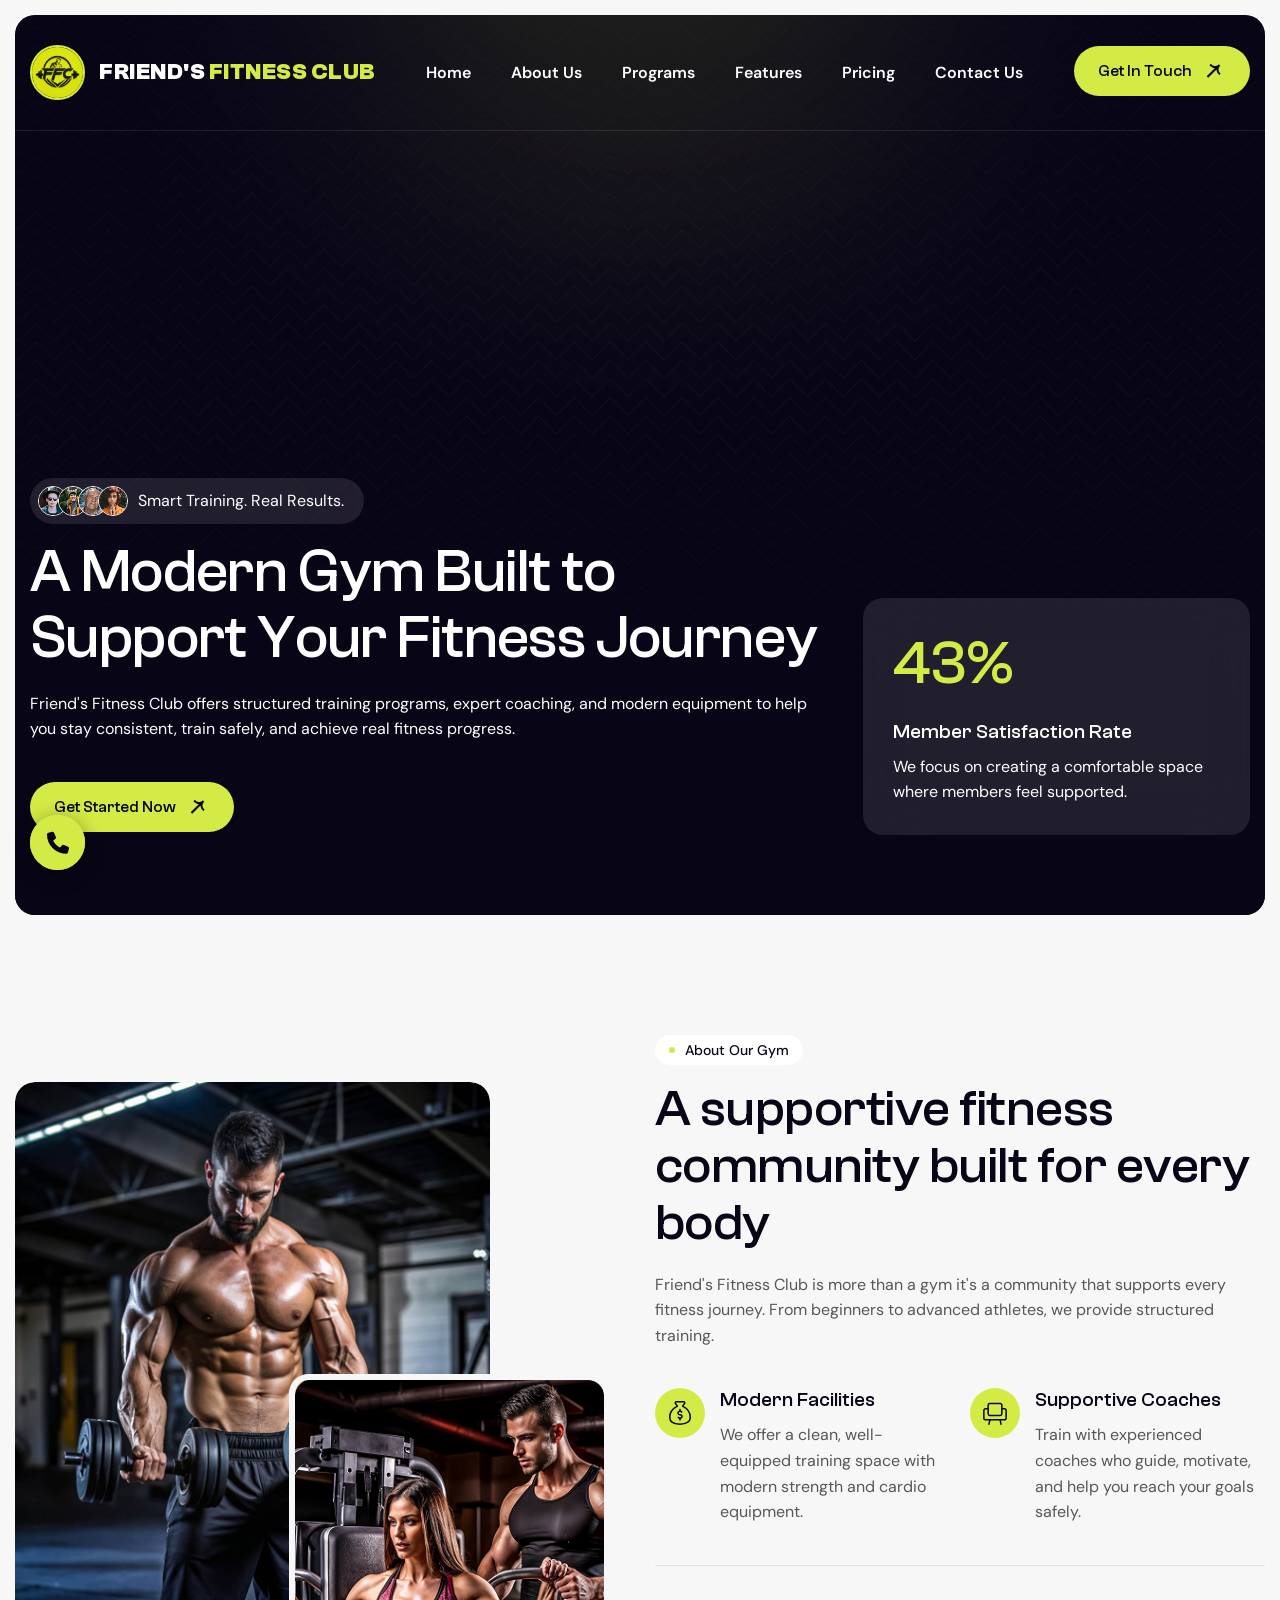
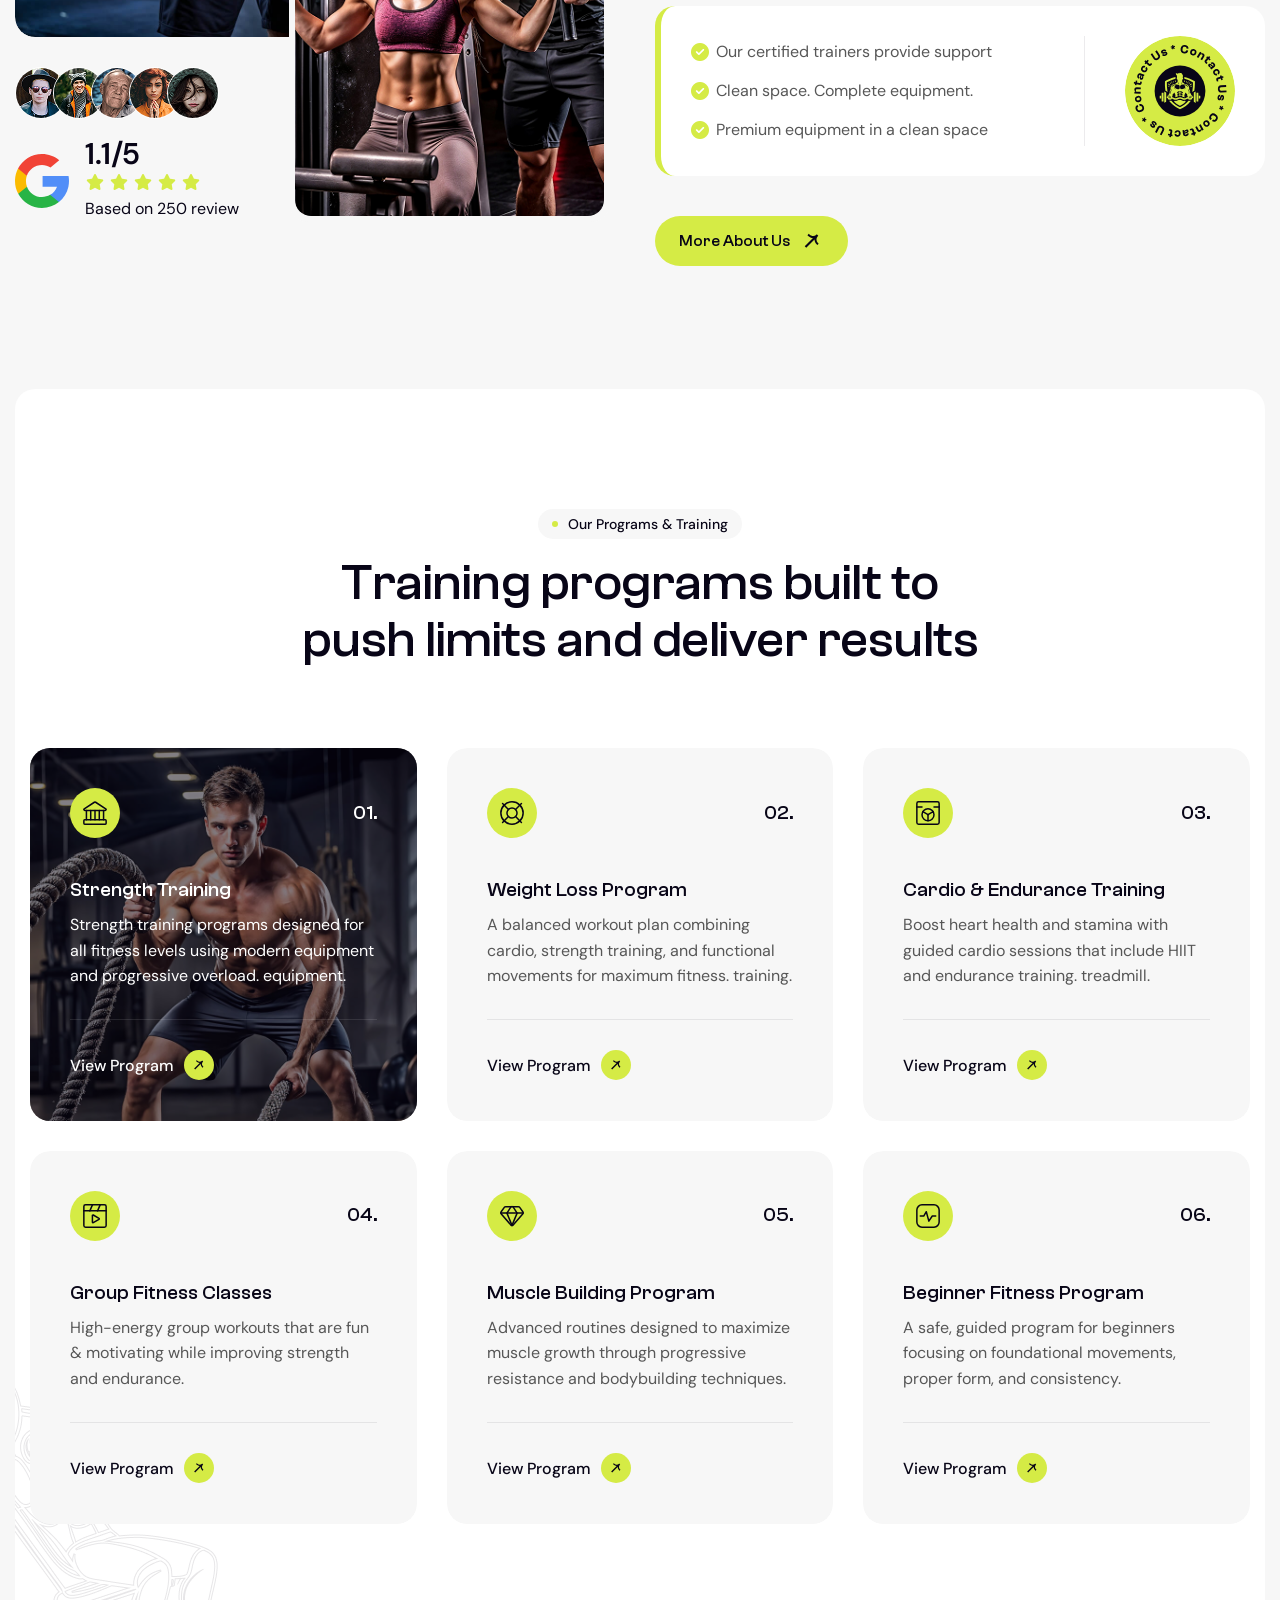
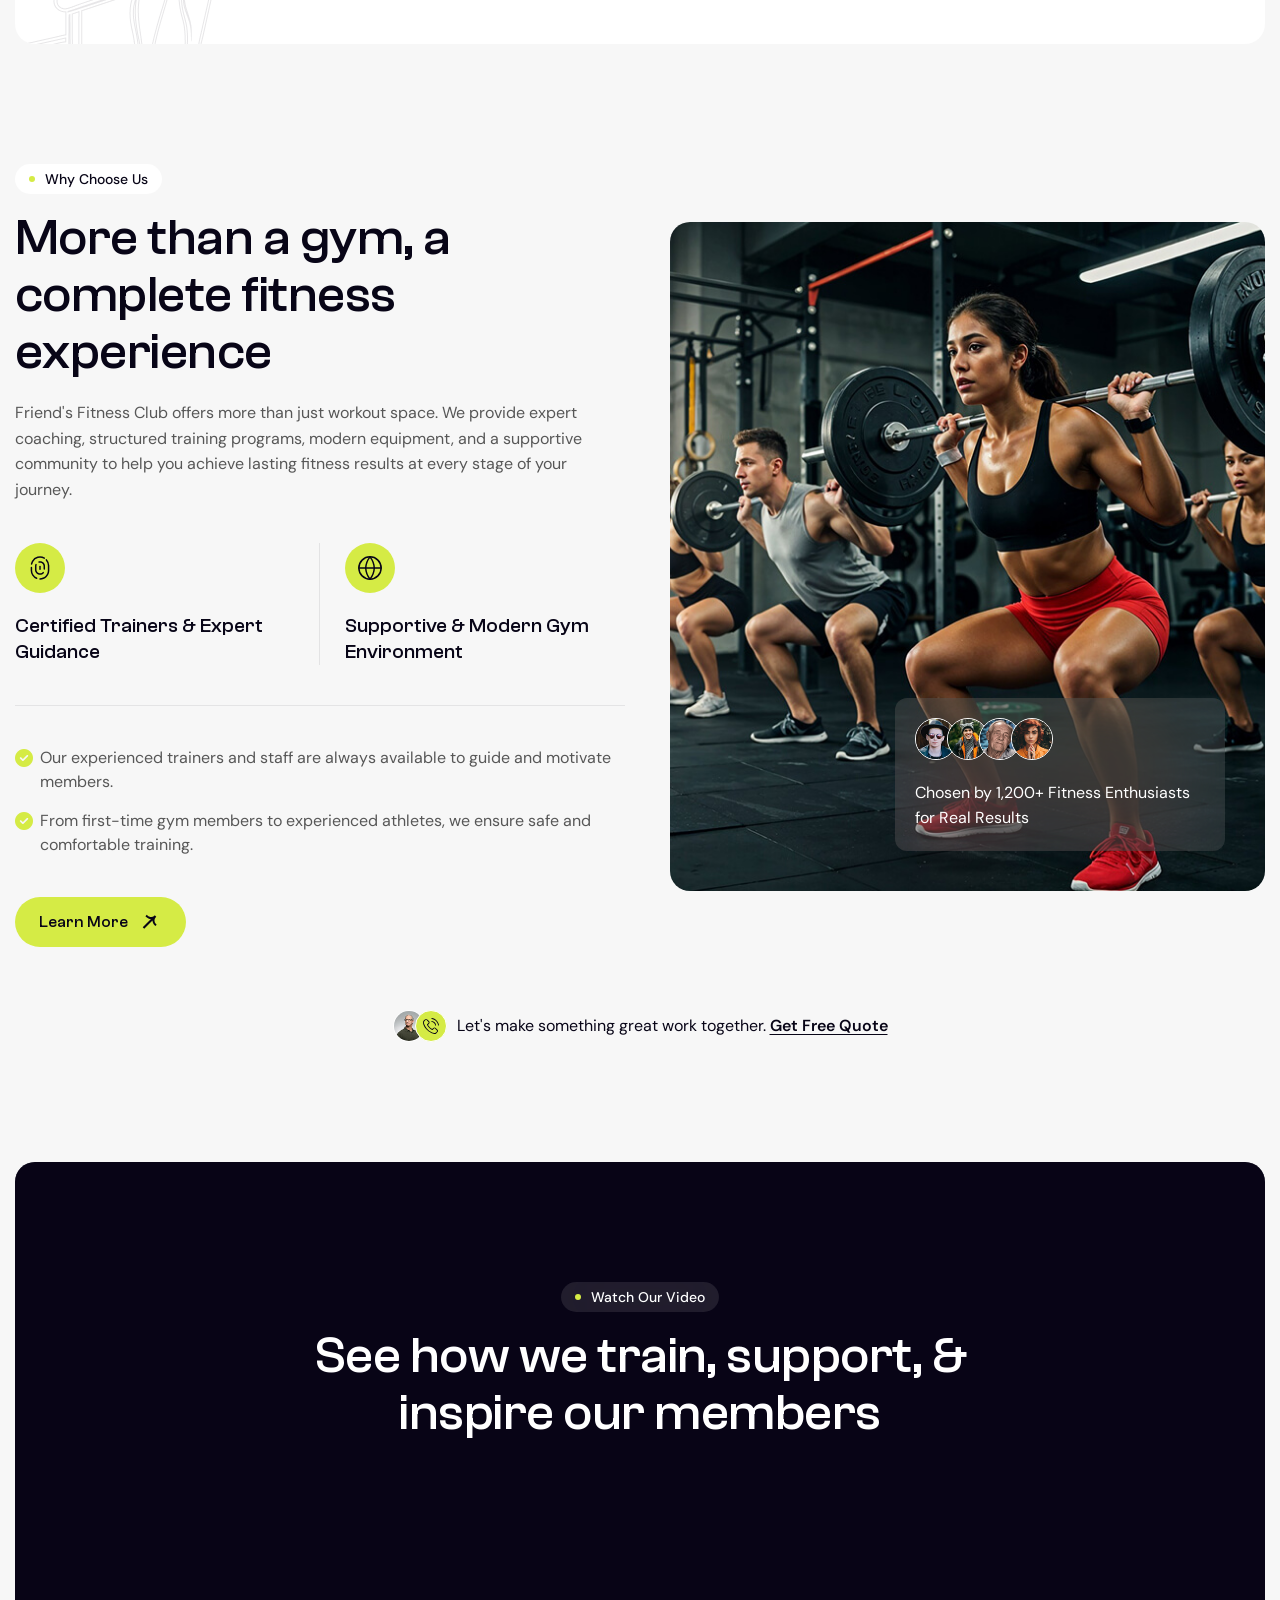
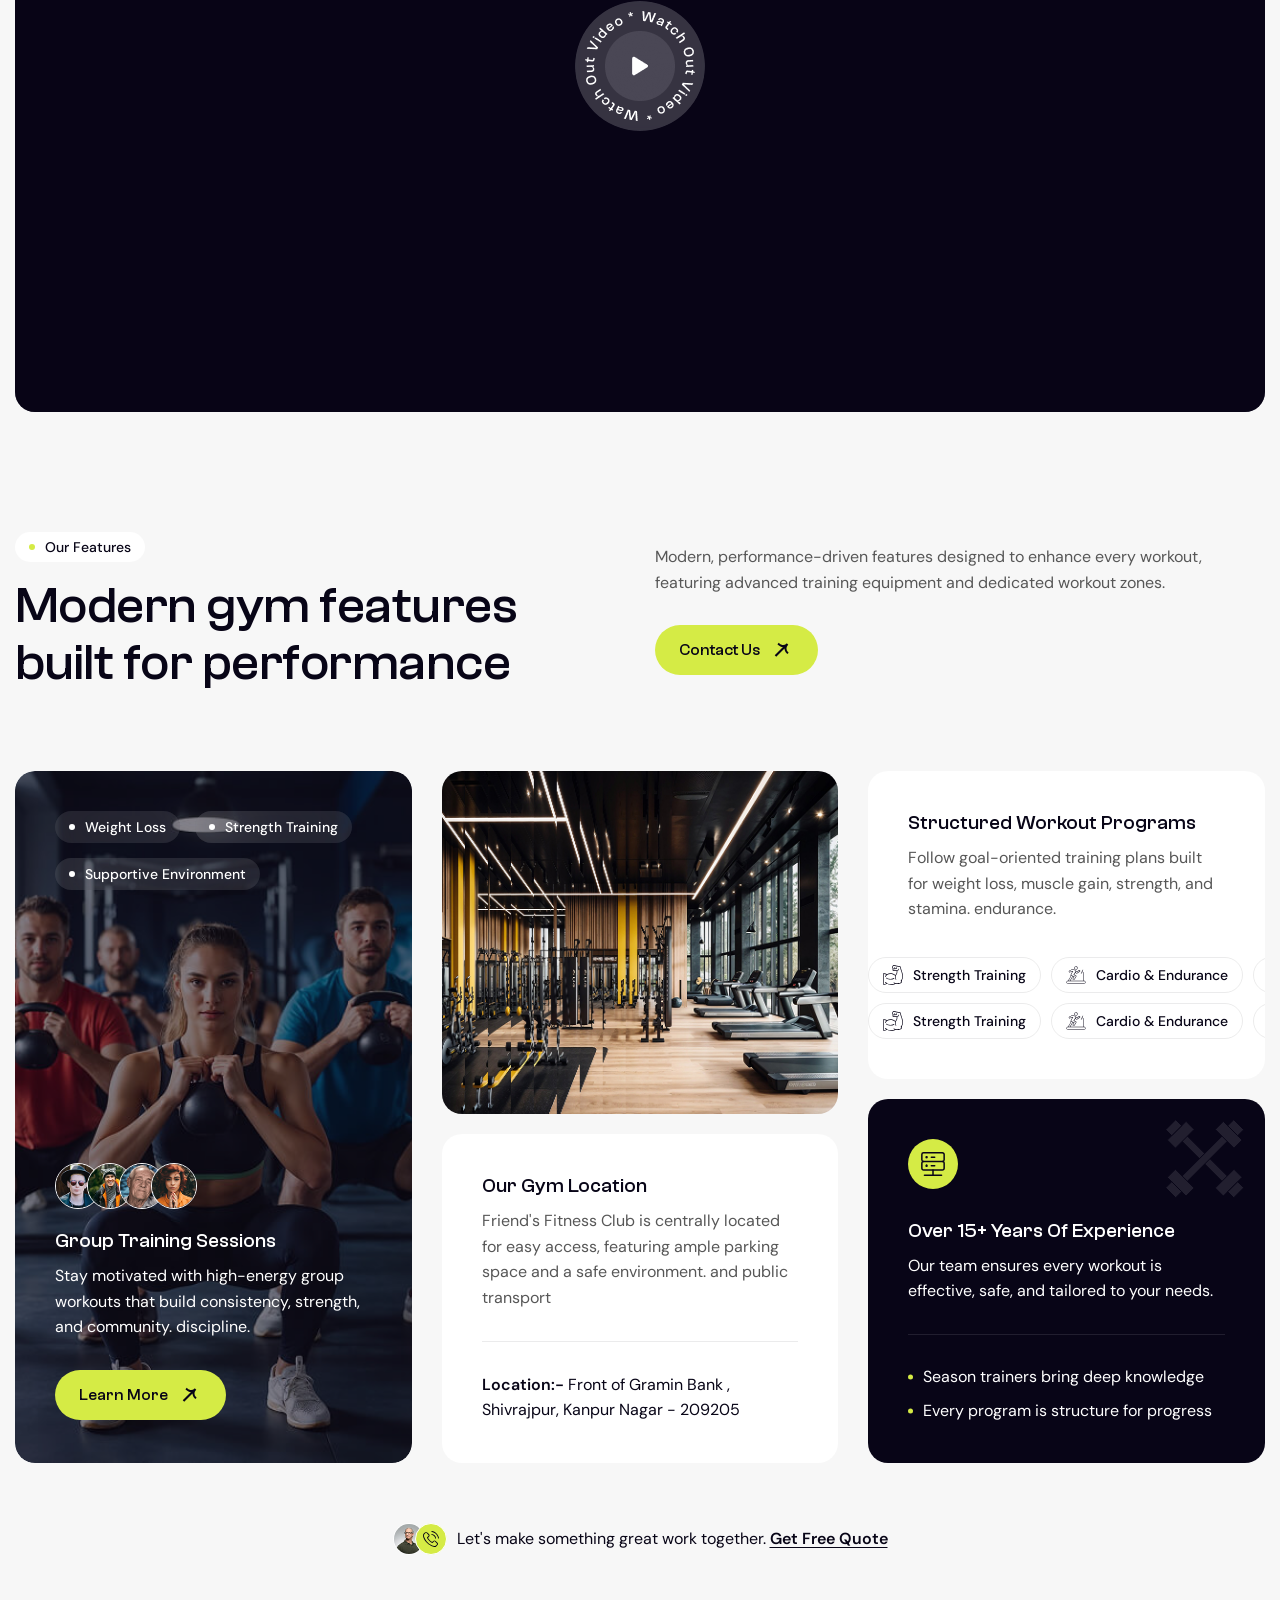
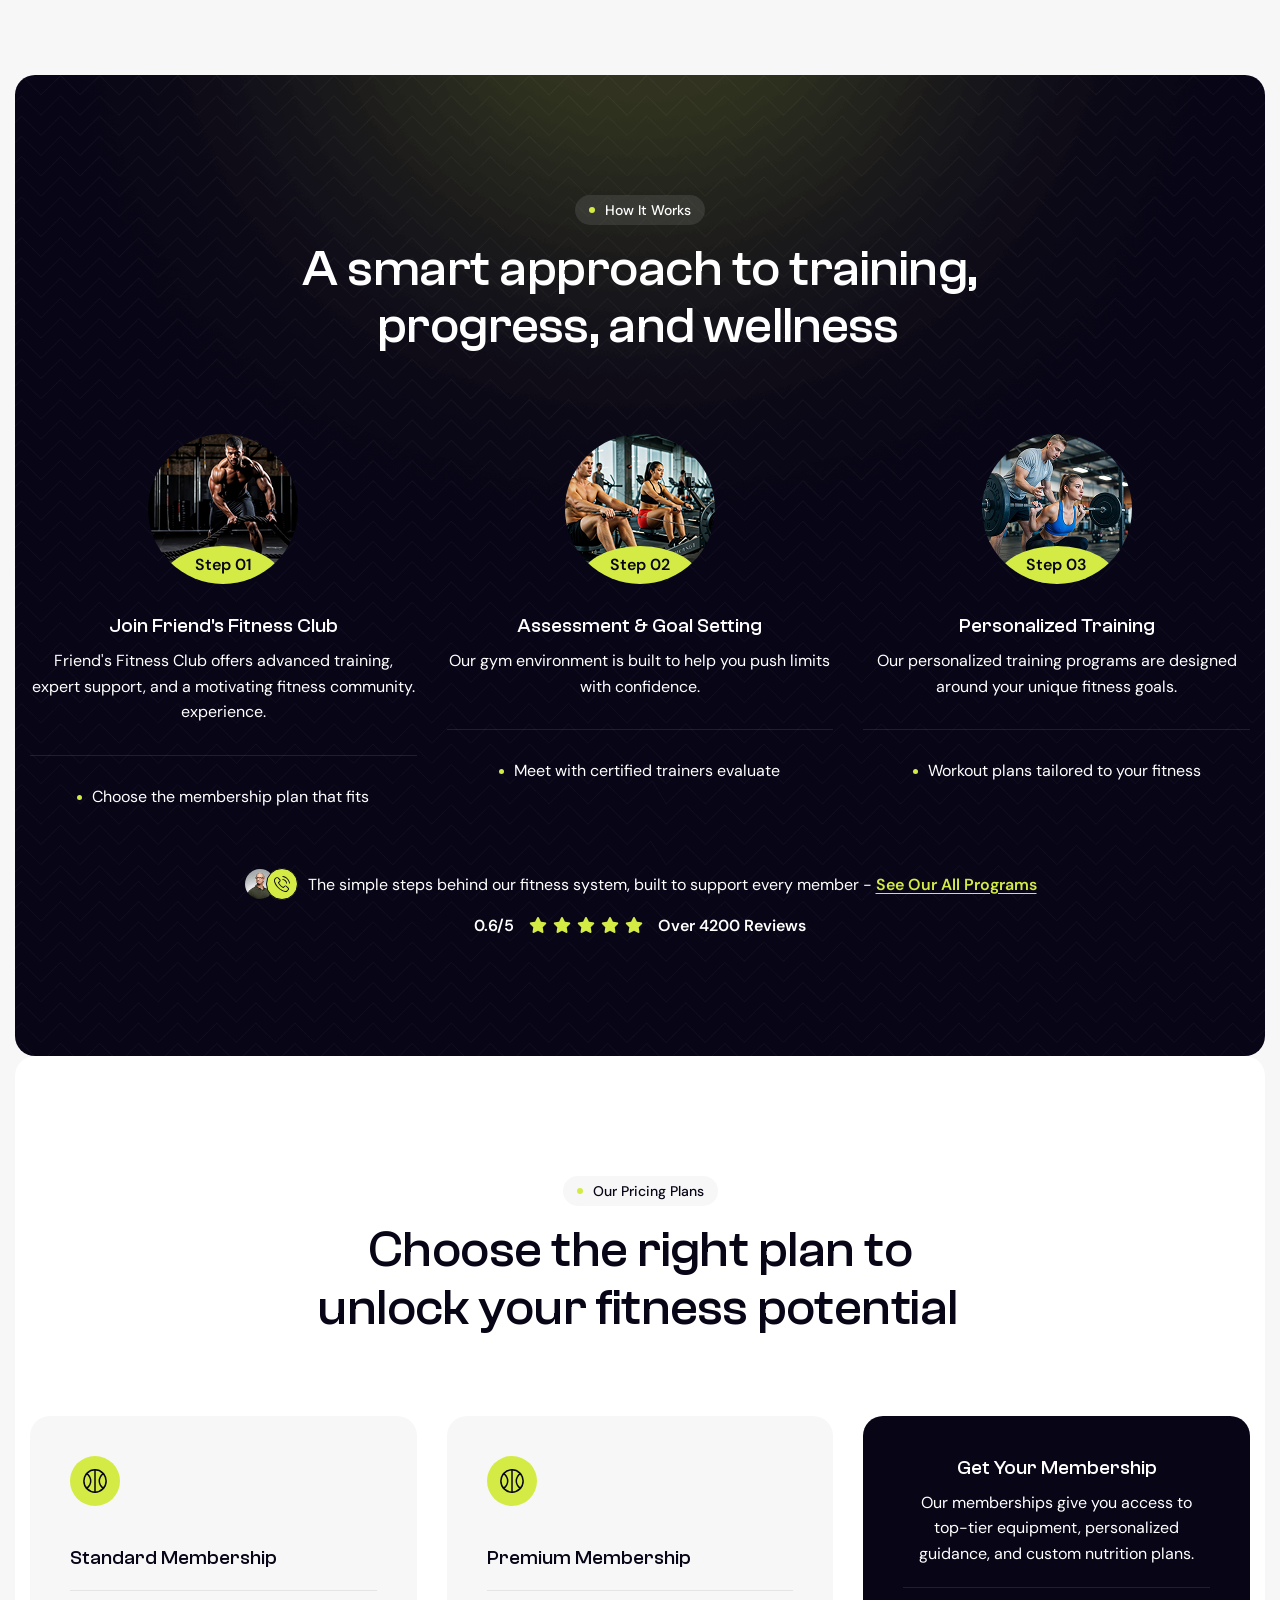
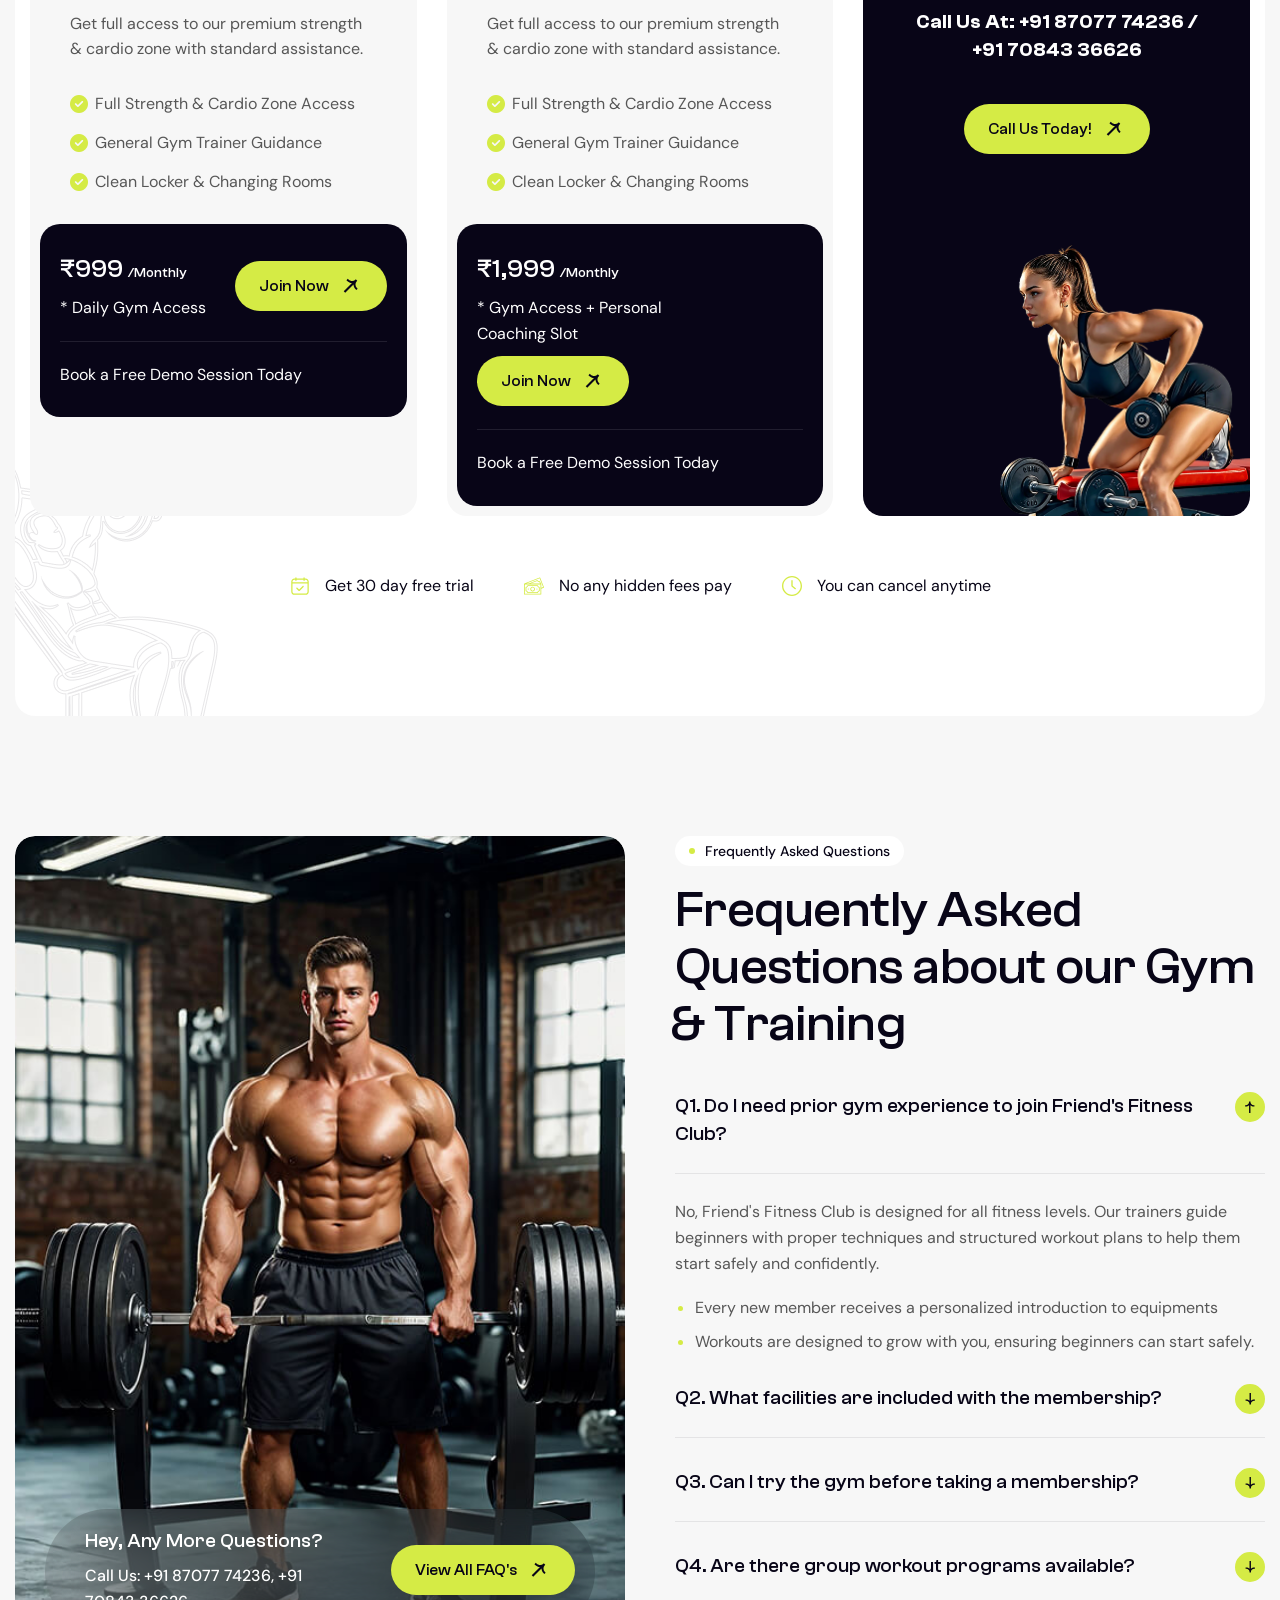
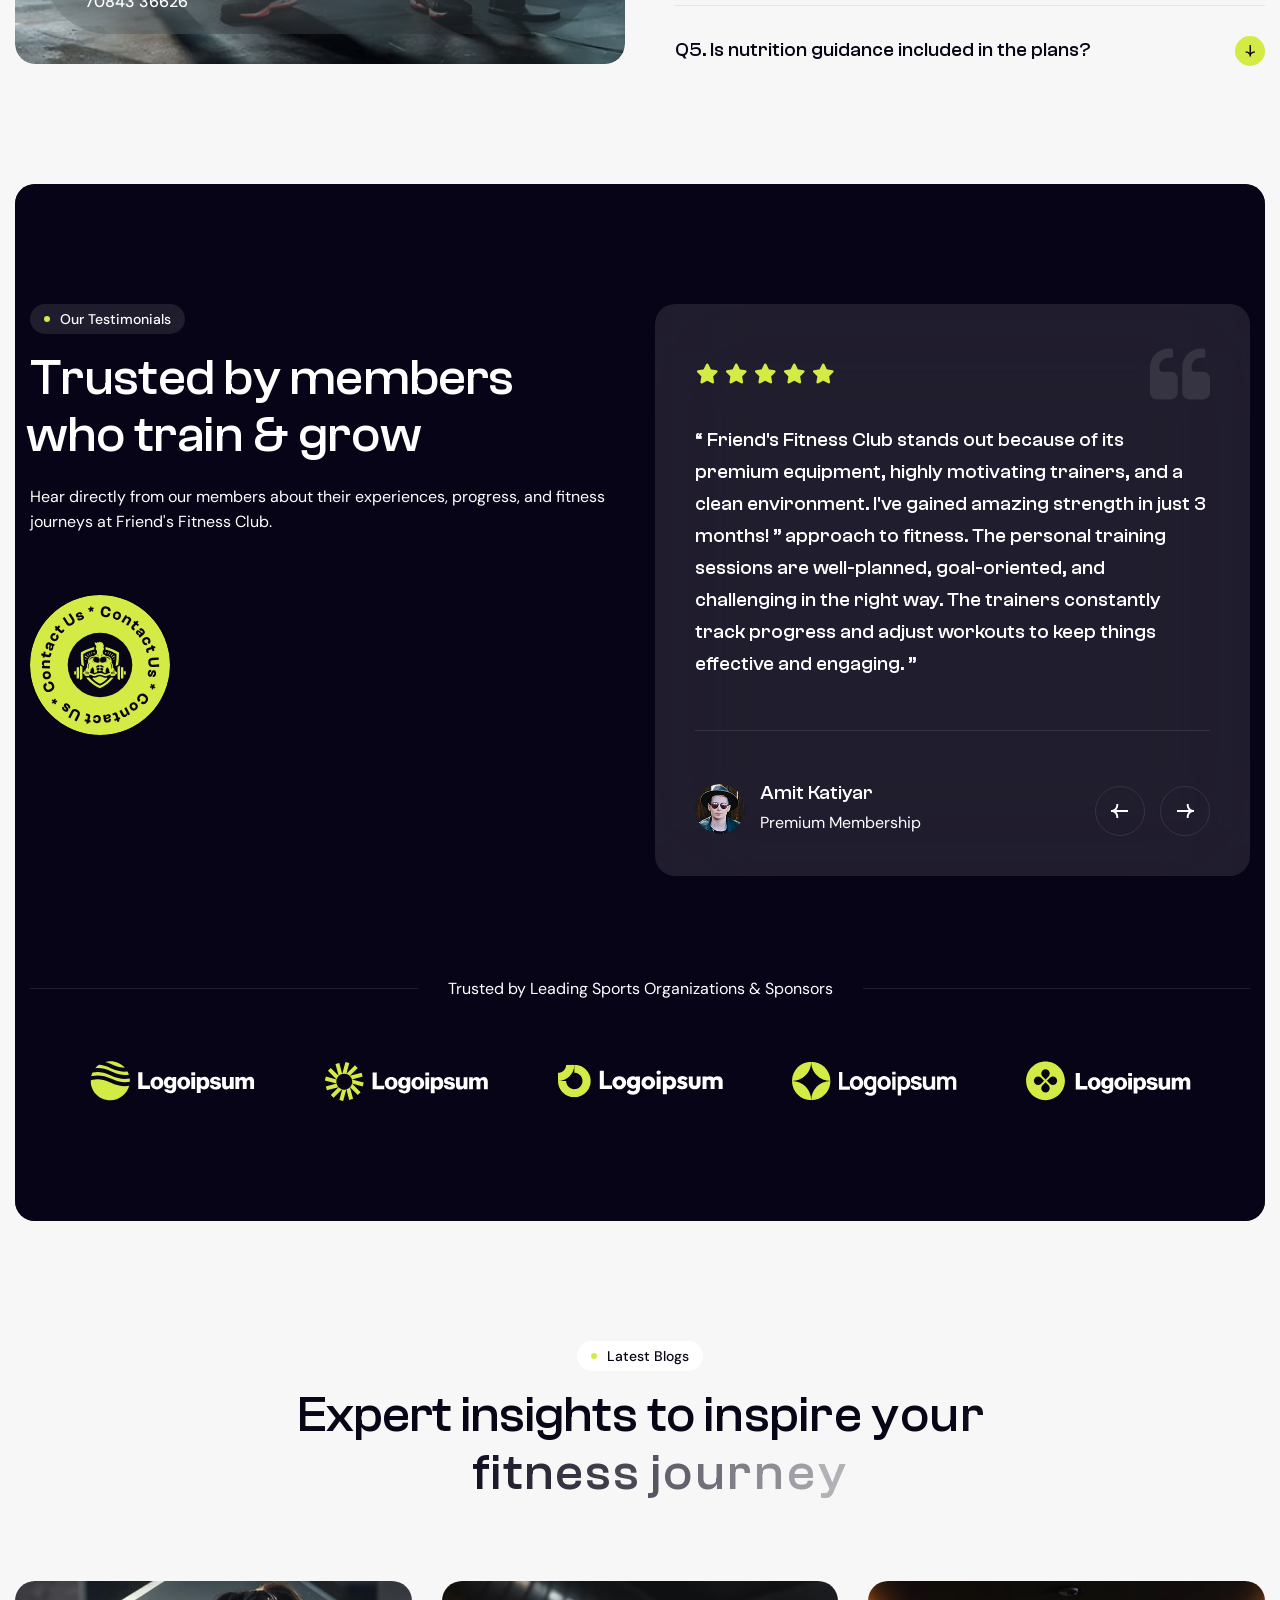
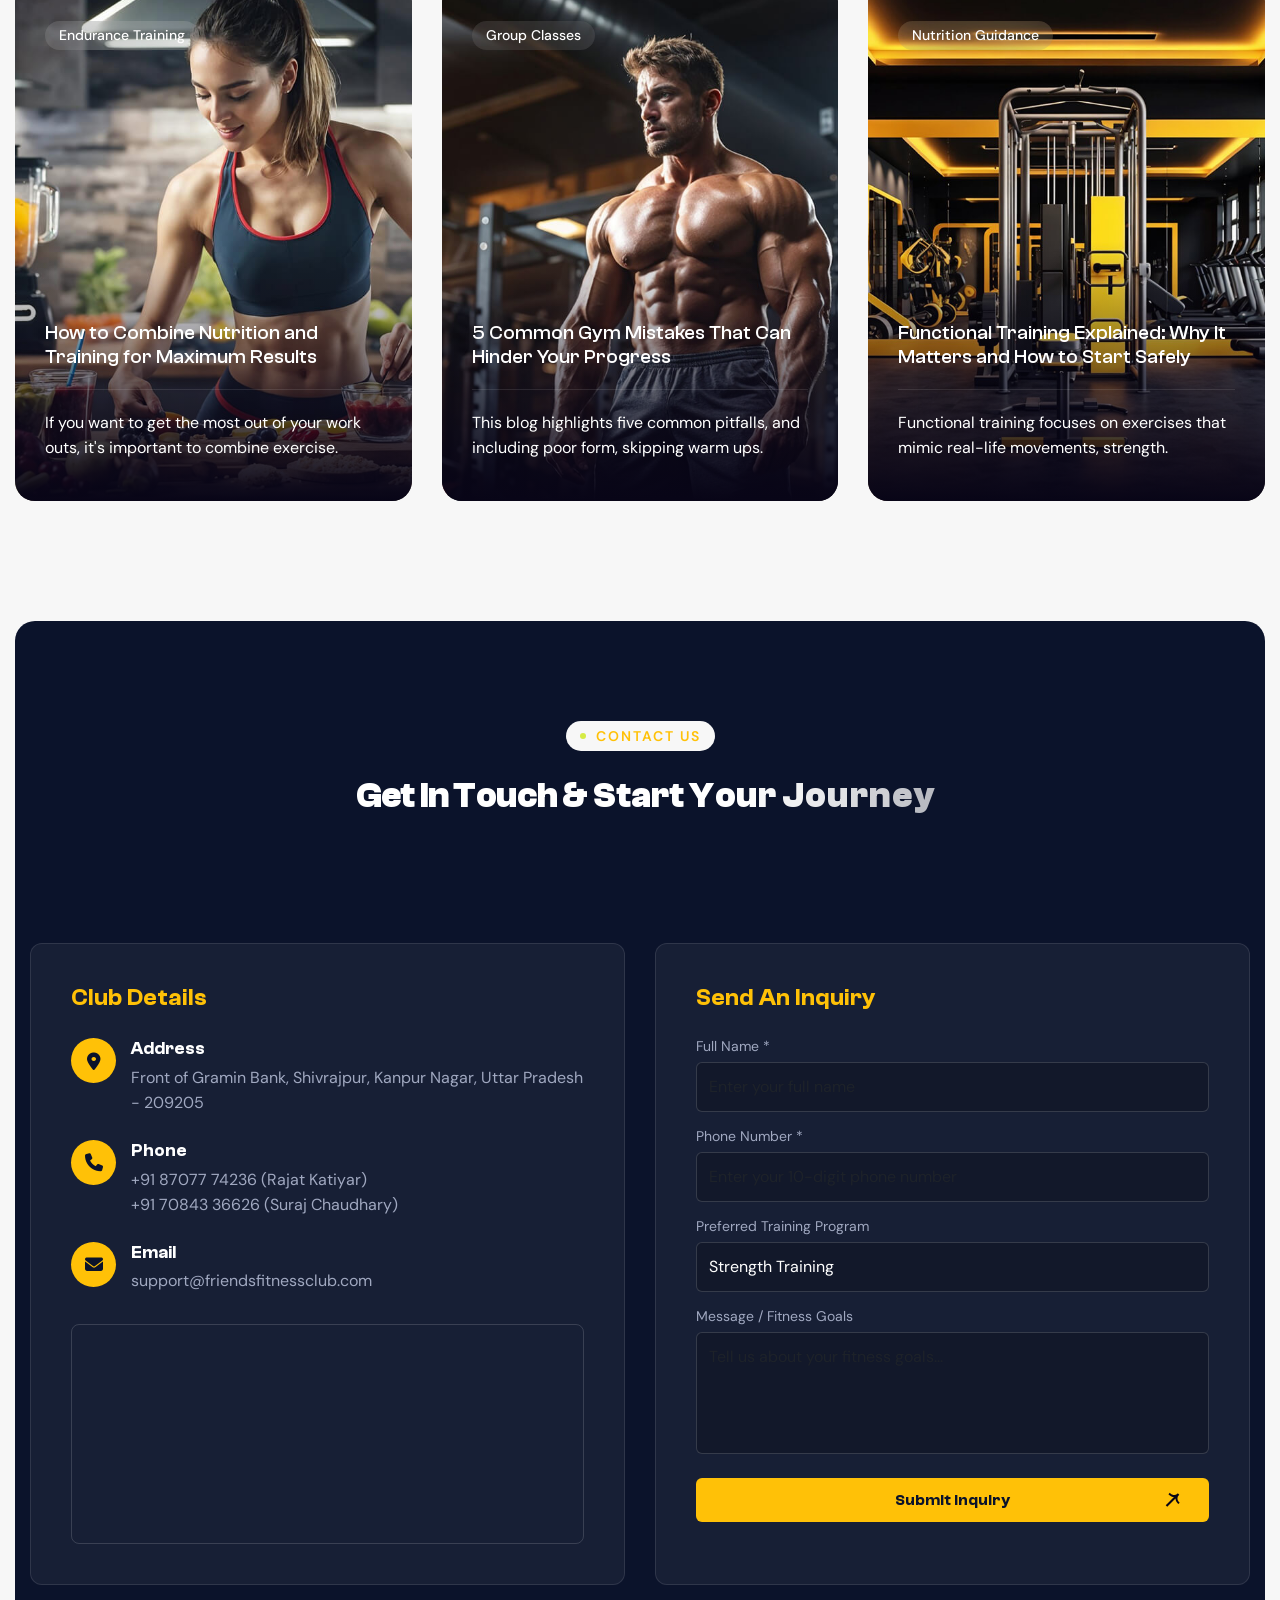
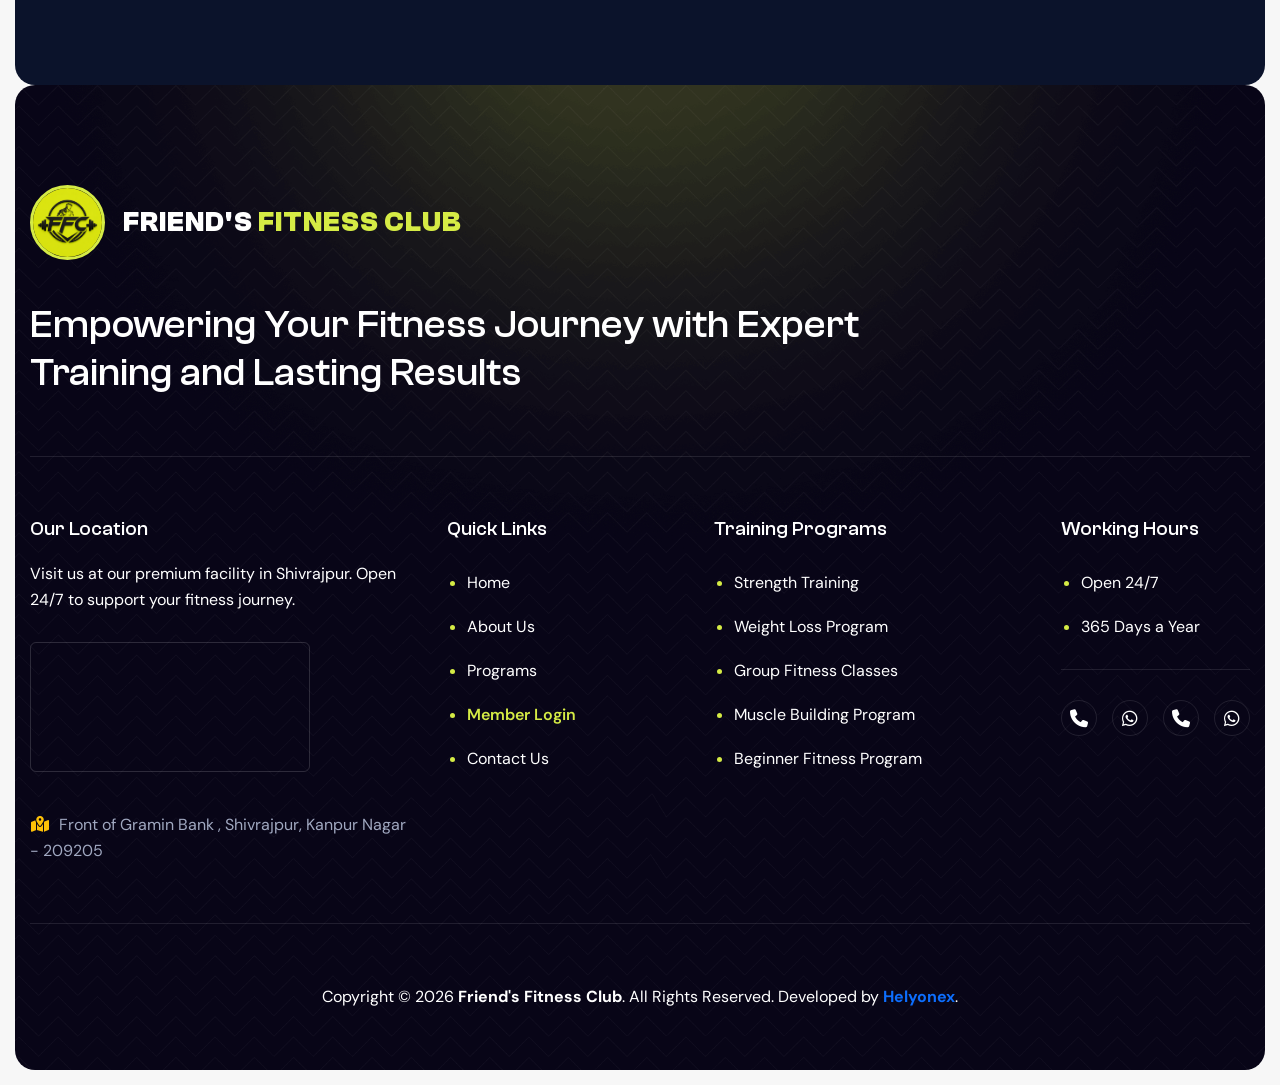
<file: index.html>
<!DOCTYPE html>

<html lang="zxx">



<head>

    <!-- Meta -->

    <meta charset="utf-8">

    <meta http-equiv="X-UA-Compatible" content="IE=edge">

    <meta name="viewport" content="width=device-width, initial-scale=1.0, maximum-scale=1">

    <meta name="description" content="">

    <meta name="keywords" content="">

    <meta name="author" content="Awaiken">

    <!-- Page Title -->

    <title>Friend's Fitness Club - Shivrajpur, Kanpur Nagar</title>

    <!-- Favicon Icon -->

    <link rel="shortcut icon" type="image/x-icon" href="images/favicon.png">

    <!-- Google Fonts Css-->

    <link href="css/google-fonts.css" rel="stylesheet">

    <!-- Custom Fonts Css-->

    <link href="css/fonts.css" rel="stylesheet" media="screen">

    <!-- Bootstrap Css -->

    <link href="css/bootstrap.min.css" rel="stylesheet" media="screen">

    <!-- SlickNav Css -->

    <link href="css/slicknav.min.css" rel="stylesheet">

    <!-- Swiper Css -->

    <link rel="stylesheet" href="css/swiper-bundle.min.css">

    <!-- Font Awesome Icon Css-->

    <link href="css/all.min.css" rel="stylesheet" media="screen">

    <!-- Animated Css -->

    <link href="css/animate.css" rel="stylesheet">

    <!-- Magnific Popup Core Css File -->

    <link rel="stylesheet" href="css/magnific-popup.css">

    <!-- Mouse Cursor Css File -->

    <link rel="stylesheet" href="css/mousecursor.css">

    <!-- Main Custom Css -->

    <link href="css/custom.css" rel="stylesheet" media="screen">

</head>



<body>



    <!-- Preloader Start -->

    <div class="preloader">

        <div class="loading-container">

            <div class="loading"></div>

            <div id="loading-icon"><img src="images/logo-icon.png" alt="Loading" style="width: 55px; height: 55px; border-radius: 50%; object-fit: cover; border: 2px solid var(--accent-color);"></div>

        </div>

    </div>

    <!-- Preloader End -->



    <!-- Header Start -->

    <header class="main-header">

        <div class="header-sticky">

            <nav class="navbar navbar-expand-lg">

                <div class="container">

                    <!-- Logo Start -->

                    <a class="navbar-brand" href="#home" style="display: flex; align-items: center; gap: 14px; text-decoration: none;">

                        <img src="images/logo-icon.png" alt="Friend's Fitness Club Icon" style="width: 55px; height: 55px; border-radius: 50%; object-fit: cover; border: 2.5px solid var(--accent-color);">

                        <span class="brand-name-text" style="font-family: var(--accent-font); font-size: 23px; font-weight: 700; color: #ffffff; text-transform: uppercase; letter-spacing: 0.5px; line-height: 1.1;">

                            Friend's <span style="color: var(--accent-color);">Fitness Club</span>

                        </span>

                    </a>

                    <!-- Logo End -->



                    <!-- Main Menu Start -->

                    <div class="collapse navbar-collapse main-menu">

                        <div class="nav-menu-wrapper">

                            <ul class="navbar-nav mr-auto" id="menu">

                                <li class="nav-item"><a class="nav-link" href="#home">Home</a></li>

                                <li class="nav-item"><a class="nav-link" href="#about">About Us</a></li>

                                <li class="nav-item"><a class="nav-link" href="#programs">Programs</a></li>

                                <li class="nav-item"><a class="nav-link" href="#features">Features</a></li>

                                <!-- <li class="nav-item"><a class="nav-link" href="#trainers">Trainers</a></li> -->

                                <li class="nav-item"><a class="nav-link" href="#pricing">Pricing</a></li>

                                <!-- <li class="nav-item"><a class="nav-link" href="#faqs">FAQs</a></li> -->

                                <!-- <li class="nav-item"><a class="nav-link" href="#blog">Blog</a></li> -->

                                <li class="nav-item"><a class="nav-link" href="#contact">Contact Us</a></li>



                            </ul>

                        </div>



                        <!-- Header Btn Start -->

                        <div class="header-btn">

                            <a href="#contact"
                                class="btn-default btn-highlighted">Get In Touch</a>

                        </div>

                        <!-- Header Btn End -->

                    </div>

                    <!-- Main Menu End -->



                    <div class="navbar-toggle"></div>

                </div>

            </nav>

            <div class="responsive-menu"></div>

        </div>

    </header>

    <!-- Header End -->



    <!-- Hero Section Start -->

    <div class="hero dark-section parallaxie">

        <!-- Video Start -->

        <div class="hero-bg-video">

            <!-- Selfhosted Video Start -->

            <!-- <video autoplay muted loop id="herovideo"><source src="images/hero-bg-video.mp4" type="video/mp4"></video> -->

            <video autoplay muted loop id="myvideo">

                <source src="assets/videos/hero-video.mp4" type="video/mp4">

            </video>



            <!-- Selfhosted Video End -->



            <!-- Youtube Video Start -->

            <!-- <div id="herovideo" class="player" data-property="{videoURL:'OjTRVpgtcG4',containment:'.hero-video', showControls:false, autoPlay:true, loop:true, vol:0, mute:false, startAt:0,  stopAt:296, opacity:1, addRaster:true, quality:'large', optimizeDisplay:true}"></div> -->

            <!-- Youtube Video End -->

        </div>

        <!-- Video End -->

        <div class="container">

            <div class="row align-items-end">

                <div class="col-xl-8">

                    <!-- Hero Content Box Start -->

                    <div class="hero-content-box">

                        <!-- Hero Sub Heading Start -->

                        <div class="hero-sub-heading wow fadeInUp">

                            <!-- Satisfy Client Images Start -->

                            <div class="satisfy-client-images">

                                <div class="satisfy-client-image">

                                    <figure class="image-anime">

                                        <img src="images/author-1.jpg" alt="">

                                    </figure>

                                </div>

                                <div class="satisfy-client-image">

                                    <figure class="image-anime">

                                        <img src="images/author-2.jpg" alt="">

                                    </figure>

                                </div>

                                <div class="satisfy-client-image">

                                    <figure class="image-anime">

                                        <img src="images/author-3.jpg" alt="">

                                    </figure>

                                </div>

                                <div class="satisfy-client-image">

                                    <figure class="image-anime">

                                        <img src="images/author-4.jpg" alt="">

                                    </figure>

                                </div>

                            </div>

                            <!-- Satisfy Client Images End -->



                            <!-- Satisfy Client Content Start -->

                            <div class="satisfy-client-content">

                                <p>Smart Training. Real Results.</p>

                            </div>

                            <!-- Satisfy Client Content End -->

                        </div>

                        <!-- Hero Sub Heading End -->



                        <!-- Section Title Start -->

                        <div class="section-title">

                            <h1 class="text-anime-style-3" data-cursor="-opaque">A Modern Gym Built to Support Your

                                Fitness Journey</h1>

                            <p class="wow fadeInUp" data-wow-delay="0.2s">Friend's Fitness Club offers structured
                                training programs,

                                expert coaching, and modern equipment to help you stay consistent, train safely, and

                                achieve real fitness progress.</p>

                        </div>

                        <!-- Section Title End -->



                        <!-- Hero Button Start -->

                        <div class="hero-btn wow fadeInUp" data-wow-delay="0.4s">

                            <a href="#contact" class="btn-default btn-highlighted">Get Started Now</a>

                        </div>

                        <!-- Hero Button End -->

                    </div>

                    <!-- Hero Content Box End -->

                </div>



                <div class="col-xl-4">

                    <!-- Hero Counter Box Start -->

                    <div class="hero-counter-box wow fadeInUp">

                        <h2><span class="counter">98</span>%</h2>

                        <h3>Member Satisfaction Rate</h3>

                        <p>We focus on creating a comfortable space where members feel supported.</p>

                    </div>

                    <!-- Hero Counter Box End -->

                </div>

            </div>

        </div>

    </div>

    <!-- Hero Section End -->



    <!-- About Us Section Start -->

    <div class="about-us" id="about">

        <div class="container">

            <div class="row align-items-center">

                <div class="col-xl-6">

                    <!-- About US Image Box Start -->

                    <div class="about-us-image-box wow fadeInUp">

                        <!-- About US Image Box 1 Start -->

                        <div class="about-us-image-box-1">

                            <!-- About Us Image Start -->

                            <div class="about-us-image">

                                <figure class="image-anime">

                                    <img src="images/about-us-image-1.jpg" alt="">

                                </figure>

                            </div>

                            <!-- About Us Image End -->



                            <!-- About Us CTA Box Start -->

                            <div class="about-us-cta-box">

                                <!-- Satisfy Client Images Start -->

                                <div class="satisfy-client-images">

                                    <div class="satisfy-client-image">

                                        <figure class="image-anime">

                                            <img src="images/author-1.jpg" alt="">

                                        </figure>

                                    </div>

                                    <div class="satisfy-client-image">

                                        <figure class="image-anime">

                                            <img src="images/author-2.jpg" alt="">

                                        </figure>

                                    </div>

                                    <div class="satisfy-client-image">

                                        <figure class="image-anime">

                                            <img src="images/author-3.jpg" alt="">

                                        </figure>

                                    </div>

                                    <div class="satisfy-client-image">

                                        <figure class="image-anime">

                                            <img src="images/author-4.jpg" alt="">

                                        </figure>

                                    </div>

                                    <div class="satisfy-client-image">

                                        <figure class="image-anime">

                                            <img src="images/author-5.jpg" alt="">

                                        </figure>

                                    </div>

                                </div>

                                <!-- Satisfy Client Images End -->



                                <!-- Google Review Box Start -->

                                <div class="google-rating-box">

                                    <div class="google-rating-logo">

                                        <img src="images/icon-google.svg" alt="">

                                    </div>

                                    <div class="google-rating-info">

                                        <div class="google-rating-header">

                                            <h2><span class="counter">4.9</span>/5</h2>

                                            <span class="google-rating-star">

                                                <i class="fa fa-solid fa-star"></i>

                                                <i class="fa fa-solid fa-star"></i>

                                                <i class="fa fa-solid fa-star"></i>

                                                <i class="fa fa-solid fa-star"></i>

                                                <i class="fa fa-solid fa-star"></i>

                                            </span>

                                        </div>

                                        <div class="google-rating-review-content">

                                            <p>Based on 250 review</p>

                                        </div>

                                    </div>

                                </div>

                                <!-- Google Review Box End -->

                            </div>

                            <!-- About Us CTA Box End -->

                        </div>

                        <!-- About US Image Box 1 End -->



                        <!-- About US Image Box 2 Start -->

                        <div class="about-us-image-box-2">

                            <!-- About Us Image Start -->

                            <div class="about-us-image">

                                <figure class="image-anime">

                                    <img src="images/about-us-image-2.jpg" alt="">

                                </figure>

                            </div>

                            <!-- About Us Image End -->

                        </div>

                        <!-- About US Image Box 2 End -->

                    </div>

                    <!-- About Us Image Box End -->

                </div>



                <div class="col-xl-6">

                    <!-- About Us Content Box Start -->

                    <div class="about-us-content-box">

                        <!-- Section Title Start -->

                        <div class="section-title">

                            <span class="section-sub-title wow fadeInUp">About Our Gym</span>

                            <h2 class="text-anime-style-3" data-cursor="-opaque">A supportive fitness community built
                                for every body</h2>

                            <p class="wow fadeInUp" data-wow-delay="0.2s">Friend's Fitness Club is more than a gym it's
                                a community

                                that supports every fitness journey. From beginners to advanced athletes, we provide

                                structured training.</p>

                        </div>

                        <!-- Section Title End -->



                        <!-- About Us Item List Start -->

                        <div class="about-us-item-list wow fadeInUp" data-wow-delay="0.4s">

                            <!-- About Us Item Start -->

                            <div class="about-us-item">

                                <div class="icon-box">

                                    <img src="images/icon-about-us-item-1.svg" alt="">

                                </div>

                                <div class="about-us-item-content">

                                    <h3>Modern Facilities</h3>

                                    <p>We offer a clean, well-equipped training space with modern strength and cardio
                                        equipment.</p>

                                </div>

                            </div>

                            <!-- About Us Item End -->



                            <!-- About Us Item Start -->

                            <div class="about-us-item">

                                <div class="icon-box">

                                    <img src="images/icon-about-us-item-2.svg" alt="">

                                </div>

                                <div class="about-us-item-content">

                                    <h3>Supportive Coaches</h3>

                                    <p>Train with experienced coaches who guide, motivate, and help you reach your goals
                                        safely.</p>

                                </div>

                            </div>

                            <!-- About Us Item End -->

                        </div>

                        <!-- About Us Item List End -->



                        <!-- About Us Body Start -->

                        <div class="about-us-body wow fadeInUp" data-wow-delay="0.6s">

                            <!-- About Us Body list Start -->

                            <div class="about-us-body-list">

                                <ul>

                                    <li>Our certified trainers provide support</li>

                                    <li>Clean space. Complete equipment.</li>

                                    <li>Premium equipment in a clean space</li>

                                </ul>

                            </div>

                            <!-- About Us Body list End -->



                            <!-- Contact Us Circle Start -->

                            <div class="contact-us-circle">

                                <a href="#contact">

                                    <img src="images/contact-us-circle.svg" alt="">

                                </a>

                            </div>

                            <!-- Contact Us Circle End -->

                        </div>

                        <!-- About Us Body End -->



                        <!-- About Us Button Start -->

                        <div class="about-us-btn wow fadeInUp" data-wow-delay="0.8s">

                            <a href="#about" class="btn-default">More About Us</a>

                        </div>

                        <!-- About Us Button End -->

                    </div>

                    <!-- About Us Content Box End -->

                </div>

            </div>

        </div>

    </div>

    <!-- About US Section End -->



    <!-- Our Program Section Start -->

    <div class="our-programs bg-section" id="programs">

        <div class="container">

            <div class="row section-row">

                <div class="col-lg-12">

                    <!-- Section Title Start -->

                    <div class="section-title section-title-center">

                        <span class="section-sub-title wow fadeInUp">Our Programs & Training</span>

                        <h2 class="text-anime-style-3" data-cursor="-opaque">Training programs built to push limits and
                            deliver results</h2>

                    </div>

                    <!-- Section Title End -->

                </div>

            </div>



            <div class="row program-item-list">

                <div class="col-xl-4 col-md-6">

                    <!-- Program Item Start -->

                    <div class="program-item active wow fadeInUp">

                        <!-- Program Item Image Start -->

                        <div class="program-item-image">

                            <figure>

                                <img src="images/program-image-1.jpg" alt="">

                            </figure>

                        </div>

                        <!-- Program Item Image End -->



                        <!-- Program Item Body Start -->

                        <div class="program-item-body">

                            <div class="program-item-header">

                                <div class="icon-box">

                                    <img src="images/icon-program-item-1.svg" alt="">

                                </div>

                                <div class="program-item-no">

                                    <span>01.</span>

                                </div>

                            </div>

                            <div class="program-item-body-content">

                                <div class="program-item-content">

                                    <h2><a href="#programs">Strength Training</a></h2>

                                    <p>Strength training programs designed for all fitness levels using modern equipment
                                        and progressive overload.

                                        equipment.</p>

                                </div>

                                <div class="program-item-btn">

                                    <a href="#programs" class="readmore-btn">View Program</a>

                                </div>

                            </div>

                        </div>

                        <!-- Program Item Body End -->

                    </div>

                    <!-- Program Item End -->

                </div>



                <div class="col-xl-4 col-md-6">

                    <!-- Program Item Start -->

                    <div class="program-item wow fadeInUp" data-wow-delay="0.2s">

                        <!-- Program Item Image Start -->

                        <div class="program-item-image">

                            <figure>

                                <img src="images/program-image-2.jpg" alt="">

                            </figure>

                        </div>

                        <!-- Program Item Image End -->



                        <!-- Program Item Body Start -->

                        <div class="program-item-body">

                            <div class="program-item-header">

                                <div class="icon-box">

                                    <img src="images/icon-program-item-2.svg" alt="">

                                </div>

                                <div class="program-item-no">

                                    <span>02.</span>

                                </div>

                            </div>

                            <div class="program-item-body-content">

                                <div class="program-item-content">

                                    <h2><a href="#programs">Weight Loss Program</a></h2>

                                    <p>A balanced workout plan combining cardio, strength training, and functional
                                        movements for maximum fitness.

                                        training.</p>

                                </div>

                                <div class="program-item-btn">

                                    <a href="#programs" class="readmore-btn">View Program</a>

                                </div>

                            </div>

                        </div>

                        <!-- Program Item Body End -->

                    </div>

                    <!-- Program Item End -->

                </div>



                <div class="col-xl-4 col-md-6">

                    <!-- Program Item Start -->

                    <div class="program-item wow fadeInUp" data-wow-delay="0.4s">

                        <!-- Program Item Image Start -->

                        <div class="program-item-image">

                            <figure>

                                <img src="images/program-image-3.jpg" alt="">

                            </figure>

                        </div>

                        <!-- Program Item Image End -->



                        <!-- Program Item Body Start -->

                        <div class="program-item-body">

                            <div class="program-item-header">

                                <div class="icon-box">

                                    <img src="images/icon-program-item-3.svg" alt="">

                                </div>

                                <div class="program-item-no">

                                    <span>03.</span>

                                </div>

                            </div>

                            <div class="program-item-body-content">

                                <div class="program-item-content">

                                    <h2><a href="#programs">Cardio & Endurance Training</a></h2>

                                    <p>Boost heart health and stamina with guided cardio sessions that include HIIT and
                                        endurance training.

                                        treadmill.</p>

                                </div>

                                <div class="program-item-btn">

                                    <a href="#programs" class="readmore-btn">View Program</a>

                                </div>

                            </div>

                        </div>

                        <!-- Program Item Body End -->

                    </div>

                    <!-- Program Item End -->

                </div>



                <div class="col-xl-4 col-md-6">

                    <!-- Program Item Start -->

                    <div class="program-item wow fadeInUp" data-wow-delay="0.6s">

                        <!-- Program Item Image Start -->

                        <div class="program-item-image">

                            <figure>

                                <img src="images/program-image-4.jpg" alt="">

                            </figure>

                        </div>

                        <!-- Program Item Image End -->



                        <!-- Program Item Body Start -->

                        <div class="program-item-body">

                            <div class="program-item-header">

                                <div class="icon-box">

                                    <img src="images/icon-program-item-4.svg" alt="">

                                </div>

                                <div class="program-item-no">

                                    <span>04.</span>

                                </div>

                            </div>

                            <div class="program-item-body-content">

                                <div class="program-item-content">

                                    <h2><a href="#programs">Group Fitness Classes</a></h2>

                                    <p>High-energy group workouts that are fun & motivating while improving strength and
                                        endurance.

                                    </p>

                                </div>

                                <div class="program-item-btn">

                                    <a href="#programs" class="readmore-btn">View Program</a>

                                </div>

                            </div>

                        </div>

                        <!-- Program Item Body End -->

                    </div>

                    <!-- Program Item End -->

                </div>



                <div class="col-xl-4 col-md-6">

                    <!-- Program Item Start -->

                    <div class="program-item wow fadeInUp" data-wow-delay="0.8s">

                        <!-- Program Item Image Start -->

                        <div class="program-item-image">

                            <figure>

                                <img src="images/program-image-5.jpg" alt="">

                            </figure>

                        </div>

                        <!-- Program Item Image End -->



                        <!-- Program Item Body Start -->

                        <div class="program-item-body">

                            <div class="program-item-header">

                                <div class="icon-box">

                                    <img src="images/icon-program-item-5.svg" alt="">

                                </div>

                                <div class="program-item-no">

                                    <span>05.</span>

                                </div>

                            </div>

                            <div class="program-item-body-content">

                                <div class="program-item-content">

                                    <h2><a href="#programs">Muscle Building Program</a></h2>

                                    <p>Advanced routines designed to maximize muscle growth through progressive
                                        resistance and bodybuilding techniques.

                                    </p>

                                </div>

                                <div class="program-item-btn">

                                    <a href="#programs" class="readmore-btn">View Program</a>

                                </div>

                            </div>

                        </div>

                        <!-- Program Item Body End -->

                    </div>

                    <!-- Program Item End -->

                </div>



                <div class="col-xl-4 col-md-6">

                    <!-- Program Item Start -->

                    <div class="program-item wow fadeInUp" data-wow-delay="1s">

                        <!-- Program Item Image Start -->

                        <div class="program-item-image">

                            <figure>

                                <img src="images/program-image-6.jpg" alt="">

                            </figure>

                        </div>

                        <!-- Program Item Image End -->



                        <!-- Program Item Body Start -->

                        <div class="program-item-body">

                            <div class="program-item-header">

                                <div class="icon-box">

                                    <img src="images/icon-program-item-6.svg" alt="">

                                </div>

                                <div class="program-item-no">

                                    <span>06.</span>

                                </div>

                            </div>

                            <div class="program-item-body-content">

                                <div class="program-item-content">

                                    <h2><a href="#programs">Beginner Fitness Program</a></h2>

                                    <p>A safe, guided program for beginners focusing on foundational movements, proper
                                        form, and consistency.</p>

                                </div>

                                <div class="program-item-btn">

                                    <a href="#programs" class="readmore-btn">View Program</a>

                                </div>

                            </div>

                        </div>

                        <!-- Program Item Body End -->

                    </div>

                    <!-- Program Item End -->

                </div>

            </div>

        </div>

    </div>

    <!-- Our Program Section End -->



    <!-- Why Choose Us Section Start -->

    <div class="why-choose-us" id="why-choose-us">

        <div class="container">

            <div class="row align-items-center">

                <div class="col-xl-6">

                    <!-- Why Choose Us Content Start -->

                    <div class="why-choose-us-content">

                        <!-- Section Title Start -->

                        <div class="section-title">

                            <span class="section-sub-title wow fadeInUp">Why Choose Us</span>

                            <h2 class="text-anime-style-3" data-cursor="-opaque">More than a gym, a complete fitness
                                experience</h2>

                            <p class="wow fadeInUp" data-wow-delay="0.2s">Friend's Fitness Club offers more than just
                                workout space. We

                                provide expert coaching, structured training programs, modern equipment, and a

                                supportive community to help you achieve lasting fitness results at every stage of your

                                journey.</p>

                        </div>

                        <!-- Section Title End -->



                        <!-- Why Choose Us Item List Start -->

                        <div class="why-choose-us-item-list wow fadeInUp" data-wow-delay="0.4s">

                            <!-- Why Choose Us Item Start -->

                            <div class="why-choose-us-item">

                                <div class="icon-box">

                                    <img src="images/icon-why-choose-us-item-1.svg" alt="">

                                </div>

                                <div class="why-choose-us-item-content">

                                    <h3>Certified Trainers & Expert Guidance</h3>

                                </div>

                            </div>

                            <!-- Why Choose Us Item End -->



                            <!-- Why Choose Us Item Start -->

                            <div class="why-choose-us-item">

                                <div class="icon-box">

                                    <img src="images/icon-why-choose-us-item-2.svg" alt="">

                                </div>

                                <div class="why-choose-us-item-content">

                                    <h3>Supportive & Modern Gym Environment</h3>

                                </div>

                            </div>

                            <!-- Why Choose Us Item End -->

                        </div>

                        <!-- Why Choose Us Item List End -->



                        <!-- Why Choose Us List Start -->

                        <div class="why-choose-us-list wow fadeInUp" data-wow-delay="0.6s">

                            <ul>

                                <li>Our experienced trainers and staff are always available to guide and motivate
                                    members.</li>

                                <li>From first-time gym members to experienced athletes, we ensure safe and comfortable
                                    training.</li>

                            </ul>

                        </div>

                        <!-- Why Choose Us List End -->



                        <!-- Why Choose Us Button Start -->

                        <div class="why-choose-us-btn wow fadeInUp" data-wow-delay="0.8s">

                            <a href="#contact" class="btn-default">Learn More</a>

                        </div>

                        <!-- Why Choose Us Button End -->

                    </div>

                    <!-- Why Choose Us Content End -->

                </div>



                <div class="col-xl-6">

                    <!-- Why Choose Us Image Box Start -->

                    <div class="why-choose-us-image-box wow fadeInUp">

                        <!-- Why Choose Us Start -->

                        <div class="why-choose-us-image">

                            <figure>

                                <img src="images/why-choose-us-image.jpg" alt="">

                            </figure>

                        </div>

                        <!-- Why Choose Us End -->



                        <!-- Why Choose Cta Box Start-->

                        <div class="why-choose-cta-box">

                            <!-- Satisfy Client Images Start -->

                            <div class="satisfy-client-images">

                                <div class="satisfy-client-image">

                                    <figure class="image-anime">

                                        <img src="images/author-1.jpg" alt="">

                                    </figure>

                                </div>

                                <div class="satisfy-client-image">

                                    <figure class="image-anime">

                                        <img src="images/author-2.jpg" alt="">

                                    </figure>

                                </div>

                                <div class="satisfy-client-image">

                                    <figure class="image-anime">

                                        <img src="images/author-3.jpg" alt="">

                                    </figure>

                                </div>

                                <div class="satisfy-client-image">

                                    <figure class="image-anime">

                                        <img src="images/author-4.jpg" alt="">

                                    </figure>

                                </div>

                            </div>

                            <!-- Satisfy Client Images End -->



                            <!-- Satisfy Client Content Start -->

                            <div class="satisfy-client-content">

                                <p>Chosen by 1,200+ Fitness Enthusiasts for Real Results</p>

                            </div>

                            <!-- Satisfy Client Content End -->

                        </div>

                        <!-- Why Choose Cta Box End-->

                    </div>

                    <!-- Why Choose Us Image Box End -->

                </div>



                <div class="col-lg-12">

                    <!-- Section Footer Text Start -->

                    <div class="section-footer-text section-satisfy-img wow fadeInUp" data-wow-delay="0.2s">

                        <!-- Satisfy Client Images Start -->

                        <div class="satisfy-client-images">

                            <div class="satisfy-client-image">

                                <figure class="image-anime">

                                    <img src="images/author-6.jpg" alt="">

                                </figure>

                            </div>

                            <div class="satisfy-client-image add-more">

                                <img src="images/icon-phone-primary.svg" alt="">

                            </div>

                        </div>

                        <!-- Satisfy Client Images End -->

                        <p>Let's make something great work together. <a href="#contact">Get Free Quote</a></p>

                    </div>

                    <!-- Section Footer Text End -->

                </div>

            </div>

        </div>

    </div>

    <!-- Why Choose Us Section End -->



    <!-- Intro Video Start -->

    <div class="intro-video bg-section dark-section parallaxie">

        <div class="container">

            <div class="row">

                <div class="col-lg-12">

                    <!-- Intro Video Content Start -->

                    <div class="intro-video-content">

                        <!-- Section Title Start -->

                        <div class="section-title">

                            <span class="section-sub-title wow fadeInUp">Watch Our Video</span>

                            <h2 class="text-anime-style-3" data-cursor="-opaque">See how we train, support, & inspire

                                our members</h2>

                        </div>

                        <!-- Section Title End -->



                        <!-- Watch Video Circle Start -->

                        <div class="watch-video-circle wow fadeInUp">

                            <a href="https://www.youtube.com/watch?v=Y-x0efG1seA" class="popup-video"
                                data-cursor-text="Play">

                                <img src="images/watch-video-circle.png" alt="">

                            </a>

                        </div>

                        <!-- Watch Video Circle End -->

                    </div>

                    <!-- Intro Video Content End -->

                </div>

            </div>

        </div>

    </div>

    <!-- Intro Video End -->



    <!-- Our Features Section Start-->

    <div class="our-features" id="features">

        <div class="container">

            <div class="row section-row align-items-center">

                <div class="col-xl-6">

                    <!-- Section Title Start -->

                    <div class="section-title">

                        <span class="section-sub-title wow fadeInUp">Our Features</span>

                        <h2 class="text-anime-style-3" data-cursor="-opaque">Modern gym features built for performance

                        </h2>

                    </div>

                    <!-- Section Title End -->

                </div>



                <div class="col-xl-6">

                    <!-- Section Content Btn Start -->

                    <div class="section-content-btn">

                        <!-- Section Title Content Start -->

                        <div class="section-title-content wow fadeInUp" data-wow-delay="0.2s">

                            <p>Modern, performance-driven features designed to enhance every workout, featuring advanced
                                training equipment and dedicated workout zones.</p>

                        </div>

                        <!-- Section Title Content End -->



                        <!-- Section Button Start -->

                        <div class="section-btn wow fadeInUp" data-wow-delay="0.4s">

                            <a class="btn-default" href="#contact">Contact Us</a>

                        </div>

                        <!-- Section Button End -->

                    </div>

                    <!-- Section Content Btn End -->

                </div>

            </div>



            <div class="row">

                <div class="col-lg-12">

                    <!-- Our Features Boxes Start-->

                    <div class="our-features-boxes">

                        <!-- Our Features Box Start-->

                        <div class="our-features-box feature-cta-box wow fadeInUp">

                            <!-- Feature CTA Image Start-->

                            <div class="feature-cta-image">

                                <figure>

                                    <img src="images/our-features-cta-image.jpg" alt="">

                                </figure>

                            </div>

                            <!-- Feature CTA Image End-->



                            <!-- Feature CTA Item Start-->

                            <div class="feature-cta-item">

                                <div class="feature-cta-item-list">

                                    <ul>

                                        <li>Weight Loss</li>

                                        <li>Strength Training</li>

                                        <li>Supportive Environment</li>

                                    </ul>

                                </div>

                                <div class="feature-cta-item-body">

                                    <!-- Satisfy Client Images Start -->

                                    <div class="satisfy-client-images">

                                        <div class="satisfy-client-image">

                                            <figure class="image-anime">

                                                <img src="images/author-1.jpg" alt="">

                                            </figure>

                                        </div>

                                        <div class="satisfy-client-image">

                                            <figure class="image-anime">

                                                <img src="images/author-2.jpg" alt="">

                                            </figure>

                                        </div>

                                        <div class="satisfy-client-image">

                                            <figure class="image-anime">

                                                <img src="images/author-3.jpg" alt="">

                                            </figure>

                                        </div>

                                        <div class="satisfy-client-image">

                                            <figure class="image-anime">

                                                <img src="images/author-4.jpg" alt="">

                                            </figure>

                                        </div>

                                    </div>

                                    <!-- Satisfy Client Images End -->



                                    <div class="feature-cta-item-content">

                                        <h3>Group Training Sessions</h3>

                                        <p>Stay motivated with high-energy group workouts that build consistency,
                                            strength, and community. discipline.</p>

                                    </div>



                                    <div class="feature-cta-item-btn">

                                        <a href="#contact" class="btn-default btn-highlighted">Learn More</a>

                                    </div>

                                </div>

                            </div>

                            <!-- Feature CTA Item End-->

                        </div>

                        <!-- Our Features Box End-->



                        <!-- Our Features Box Start-->

                        <div class="our-features-box">

                            <!-- Our Features Image Start-->

                            <div class="our-features-image wow fadeInUp" data-wow-delay="0.2s">

                                <figure>

                                    <img src="images/our-features-image.jpg" alt="">

                                </figure>

                            </div>

                            <!-- Our Features Image End-->



                            <!-- Our Features Item Start-->

                            <div class="our-features-item wow fadeInUp" data-wow-delay="0.4s">

                                <div class="feature-item-content">

                                    <h3>Our Gym Location</h3>

                                    <p>Friend's Fitness Club is centrally located for easy access, featuring ample
                                        parking space and a safe environment.
                                        and public

                                        transport</p>

                                </div>

                                <div class="feature-item-body">

                                    <p><span>Location:-</span> Front of Gramin Bank , Shivrajpur, Kanpur Nagar - 209205
                                    </p>

                                </div>

                            </div>

                            <!-- Our Features Item End-->

                        </div>

                        <!-- Our Features Box End-->



                        <!-- Our Features Box Start-->

                        <div class="our-features-box feature-program-experience-box">

                            <!-- Our Features Item Start-->

                            <div class="our-features-item feature-scrolling-ticker-box wow fadeInUp"
                                data-wow-delay="0.6s">

                                <div class="feature-item-content">

                                    <h3>Structured Workout Programs</h3>

                                    <p>Follow goal-oriented training plans built for weight loss, muscle gain, strength,
                                        and stamina. endurance.</p>

                                </div>



                                <!-- Feature Scrolling Ticker Start -->

                                <div class="feature-scrolling-ticker">

                                    <!-- Feature Scrolling Box Start -->

                                    <div class="scrolling-ticker-box">

                                        <div class="scrolling-content">

                                            <span><img src="images/feature-scrolling-ticker-img-1.svg" alt=""> Strength

                                                Training</span>

                                            <span><img src="images/feature-scrolling-ticker-img-2.svg" alt=""> Cardio &

                                                Endurance</span>

                                            <span><img src="images/feature-scrolling-ticker-img-3.svg" alt=""> Personal

                                                Training</span>

                                            <span><img src="images/feature-scrolling-ticker-img-4.svg" alt=""> Yoga &

                                                Stretching</span>

                                            <span><img src="images/feature-scrolling-ticker-img-5.svg" alt=""> Cross

                                                Training</span>

                                            <span><img src="images/feature-scrolling-ticker-img-6.svg" alt=""> Weight

                                                Loss Program</span>

                                        </div>

                                        <div class="scrolling-content">

                                            <span><img src="images/feature-scrolling-ticker-img-1.svg" alt=""> Strength

                                                Training</span>

                                            <span><img src="images/feature-scrolling-ticker-img-2.svg" alt=""> Cardio &

                                                Endurance</span>

                                            <span><img src="images/feature-scrolling-ticker-img-3.svg" alt=""> Personal

                                                Training</span>

                                            <span><img src="images/feature-scrolling-ticker-img-4.svg" alt=""> Yoga &

                                                Stretching</span>

                                            <span><img src="images/feature-scrolling-ticker-img-5.svg" alt=""> Cross

                                                Training</span>

                                            <span><img src="images/feature-scrolling-ticker-img-6.svg" alt=""> Weight

                                                Loss Program</span>

                                        </div>

                                    </div>

                                    <!-- Feature Scrolling Box End -->



                                    <!-- Feature Scrolling Box Start -->

                                    <div class="scrolling-ticker-box scroll-reverse">

                                        <div class="scrolling-content">

                                            <span><img src="images/feature-scrolling-ticker-img-1.svg" alt=""> Strength

                                                Training</span>

                                            <span><img src="images/feature-scrolling-ticker-img-2.svg" alt=""> Cardio &

                                                Endurance</span>

                                            <span><img src="images/feature-scrolling-ticker-img-3.svg" alt=""> Personal

                                                Training</span>

                                            <span><img src="images/feature-scrolling-ticker-img-4.svg" alt=""> Yoga &

                                                Stretching</span>

                                            <span><img src="images/feature-scrolling-ticker-img-5.svg" alt=""> Cross

                                                Training</span>

                                            <span><img src="images/feature-scrolling-ticker-img-6.svg" alt=""> Weight

                                                Loss Program</span>

                                        </div>

                                        <div class="scrolling-content">

                                            <span><img src="images/feature-scrolling-ticker-img-1.svg" alt=""> Strength

                                                Training</span>

                                            <span><img src="images/feature-scrolling-ticker-img-2.svg" alt=""> Cardio &

                                                Endurance</span>

                                            <span><img src="images/feature-scrolling-ticker-img-3.svg" alt=""> Personal

                                                Training</span>

                                            <span><img src="images/feature-scrolling-ticker-img-4.svg" alt=""> Yoga &

                                                Stretching</span>

                                            <span><img src="images/feature-scrolling-ticker-img-5.svg" alt=""> Cross

                                                Training</span>

                                            <span><img src="images/feature-scrolling-ticker-img-6.svg" alt=""> Weight

                                                Loss Program</span>

                                        </div>

                                    </div>

                                    <!-- Feature Scrolling Box End -->

                                </div>

                                <!-- Feature Scrolling Ticker End -->

                            </div>

                            <!-- Our Features Item End-->



                            <!-- Our Features Item Start-->

                            <div class="our-features-item experience-item wow fadeInUp" data-wow-delay="0.8s">

                                <div class="icon-box">

                                    <img src="images/icon-our-feature-item.svg" alt="">

                                </div>

                                <div class="feature-item-content">

                                    <h3>Over 15+ Years Of Experience</h3>

                                    <p>Our team ensures every workout is effective, safe, and tailored to your needs.

                                    </p>

                                    <ul>

                                        <li>Season trainers bring deep knowledge</li>

                                        <li>Every program is structure for progress</li>

                                    </ul>

                                </div>

                            </div>

                            <!-- Our Features Item End-->

                        </div>

                        <!-- Our Features Box End-->

                    </div>

                    <!-- Our Features Boxes End-->

                </div>



                <div class="col-lg-12">

                    <!-- Section Footer Text Start -->

                    <div class="section-footer-text section-satisfy-img wow fadeInUp" data-wow-delay="0.2s">

                        <!-- Satisfy Client Images Start -->

                        <div class="satisfy-client-images">

                            <div class="satisfy-client-image">

                                <figure class="image-anime">

                                    <img src="images/author-6.jpg" alt="">

                                </figure>

                            </div>

                            <div class="satisfy-client-image add-more">

                                <img src="images/icon-phone-primary.svg" alt="">

                            </div>

                        </div>

                        <!-- Satisfy Client Images End -->

                        <p>Let's make something great work together. <a href="#contact">Get Free Quote</a></p>

                    </div>

                    <!-- Section Footer Text End -->

                </div>

            </div>

        </div>

    </div>

    <!-- Our Features Section End-->



    <!-- How It Work Section Start -->

    <div class="how-it-work bg-section dark-section">

        <div class="container">

            <div class="row section-row">

                <div class="col-lg-12">

                    <!-- Section Title Start -->

                    <div class="section-title section-title-center">

                        <span class="section-sub-title wow fadeInUp">How It Works</span>

                        <h2 class="text-anime-style-3" data-cursor="-opaque">A smart approach to training, progress, and

                            wellness</h2>

                    </div>

                    <!-- Section Title End -->

                </div>

            </div>



            <div class="row">

                <div class="col-lg-12">

                    <!-- How Work Items List Start -->

                    <div class="how-work-items-list">

                        <!-- How Work Item Start -->

                        <div class="how-work-item wow fadeInUp">

                            <div class="how-work-item-image">

                                <figure class="image-anime">

                                    <img src="images/how-it-work-item-image-1.jpg" alt="">

                                </figure>

                                <div class="how-work-item-step">

                                    <p>Step 01</p>

                                </div>

                            </div>

                            <div class="how-work-item-body">

                                <div class="how-work-item-content">

                                    <h3>Join Friend's Fitness Club</h3>

                                    <p>Friend's Fitness Club offers advanced training, expert support, and a motivating
                                        fitness community.
                                        experience.</p>

                                </div>

                                <div class="how-work-item-list">

                                    <ul>

                                        <li>Choose the membership plan that fits</li>

                                    </ul>

                                </div>

                            </div>

                        </div>

                        <!-- How Work Item End -->



                        <!-- How Work Item Start -->

                        <div class="how-work-item wow fadeInUp" data-wow-delay="0.2s">

                            <div class="how-work-item-image">

                                <figure class="image-anime">

                                    <img src="images/how-it-work-item-image-2.jpg" alt="">

                                </figure>

                                <div class="how-work-item-step">

                                    <p>Step 02</p>

                                </div>

                            </div>

                            <div class="how-work-item-body">

                                <div class="how-work-item-content">

                                    <h3>Assessment & Goal Setting</h3>

                                    <p>Our gym environment is built to help you push limits with confidence.</p>

                                </div>

                                <div class="how-work-item-list">

                                    <ul>

                                        <li>Meet with certified trainers evaluate</li>

                                    </ul>

                                </div>

                            </div>

                        </div>

                        <!-- How Work Item End -->



                        <!-- How Work Item Start -->

                        <div class="how-work-item wow fadeInUp" data-wow-delay="0.4s">

                            <div class="how-work-item-image">

                                <figure class="image-anime">

                                    <img src="images/how-it-work-item-image-3.jpg" alt="">

                                </figure>

                                <div class="how-work-item-step">

                                    <p>Step 03</p>

                                </div>

                            </div>

                            <div class="how-work-item-body">

                                <div class="how-work-item-content">

                                    <h3>Personalized Training</h3>

                                    <p>Our personalized training programs are designed around your unique fitness goals.

                                    </p>

                                </div>

                                <div class="how-work-item-list">

                                    <ul>

                                        <li>Workout plans tailored to your fitness</li>

                                    </ul>

                                </div>

                            </div>

                        </div>

                        <!-- How Work Item End -->

                    </div>

                    <!-- How Work Items List End -->

                </div>



                <div class="col-lg-12">

                    <!-- Section Footer Text Start -->

                    <div class="section-footer-text section-satisfy-img wow fadeInUp" data-wow-delay="0.6s">

                        <!-- Satisfy Client Images Start -->

                        <div class="satisfy-client-images">

                            <div class="satisfy-client-image">

                                <figure class="image-anime">

                                    <img src="images/author-6.jpg" alt="">

                                </figure>

                            </div>

                            <div class="satisfy-client-image add-more">

                                <img src="images/icon-phone-primary.svg" alt="">

                            </div>

                        </div>

                        <!-- Satisfy Client Images End -->

                        <p>The simple steps behind our fitness system, built to support every member - <a
                                href="#programs">See Our All Programs</a></p>

                        <ul>

                            <li><span class="counter">4.9</span>/5</li>

                            <li>

                                <i class="fa-solid fa-star"></i>

                                <i class="fa-solid fa-star"></i>

                                <i class="fa-solid fa-star"></i>

                                <i class="fa-solid fa-star"></i>

                                <i class="fa-solid fa-star"></i>

                            </li>

                            <li>Over 4200 Reviews</li>

                        </ul>

                    </div>

                    <!-- Section Footer Text End -->

                </div>

            </div>

        </div>

    </div>

    <!-- How It Work Section End -->


    <!-- Our Pricing Section Start -->

    <div class="our-pricing bg-section" id="pricing">

        <div class="container">

            <div class="row section-row">

                <div class="col-lg-12">

                    <!-- Section Title Start -->

                    <div class="section-title section-title-center">

                        <span class="section-sub-title wow fadeInUp">Our Pricing Plans</span>

                        <h2 class="text-anime-style-3" data-cursor="-opaque">Choose the right plan to unlock your

                            fitness potential</h2>

                    </div>

                    <!-- Section Title End -->

                </div>

            </div>



            <div class="row">

                <div class="col-xl-4 col-md-6">

                    <!-- Pricing Item Start -->

                    <div class="pricing-item wow fadeInUp" data-wow-delay="0.2s">

                        <!-- Pricing Item Header Start -->

                        <div class="pricing-item-header">

                            <div class="icon-box">

                                <img src="images/icon-pricing-item-1.svg" alt="">

                            </div>

                            <div class="pricing-item-content">

                                <h2>Standard Membership</h2>

                                <p>Get full access to our premium strength & cardio zone with standard assistance.</p>

                            </div>

                            <div class="pricing-item-list">

                                <ul>

                                    <li>Full Strength & Cardio Zone Access</li>

                                    <li>General Gym Trainer Guidance</li>

                                    <li>Clean Locker & Changing Rooms</li>

                                </ul>

                            </div>

                        </div>

                        <!-- Pricing Item Header End -->



                        <!-- Pricing Item Body Start -->

                        <div class="pricing-item-body">

                            <div class="pricing-item-price-box">

                                <div class="pricing-item-price">

                                    <h2>₹999 <sub>/Monthly</sub></h2>

                                    <p>* Daily Gym Access</p>

                                </div>

                                <div class="pricing-item-btn">

                                    <a href="#contact" class="btn-default btn-highlighted">Join Now</a>

                                </div>

                            </div>

                            <div class="pricing-item-body-content">

                                <p>Book a Free Demo Session Today</p>

                            </div>

                        </div>

                        <!-- Pricing Item Body End -->

                    </div>

                    <!-- Pricing Item End -->

                </div>



                <div class="col-xl-4 col-md-6">

                    <!-- Pricing Item Start -->

                    <div class="pricing-item wow fadeInUp" data-wow-delay="0.4s">

                        <!-- Pricing Item Header Start -->

                        <div class="pricing-item-header">

                            <div class="icon-box">

                                <img src="images/icon-pricing-item-1.svg" alt="">

                            </div>

                            <div class="pricing-item-content">

                                <h2>Premium Membership</h2>

                                <p>Get full access to our premium strength & cardio zone with standard assistance.</p>

                            </div>

                            <div class="pricing-item-list">

                                <ul>

                                    <li>Full Strength & Cardio Zone Access</li>

                                    <li>General Gym Trainer Guidance</li>

                                    <li>Clean Locker & Changing Rooms</li>

                                </ul>

                            </div>

                        </div>

                        <!-- Pricing Item Header End -->



                        <!-- Pricing Item Body Start -->

                        <div class="pricing-item-body">

                            <div class="pricing-item-price-box">

                                <div class="pricing-item-price">

                                    <h2>₹1,999 <sub>/Monthly</sub></h2>

                                    <p>* Gym Access + Personal Coaching Slot</p>

                                </div>

                                <div class="pricing-item-btn">

                                    <a href="#contact" class="btn-default btn-highlighted">Join Now</a>

                                </div>

                            </div>

                            <div class="pricing-item-body-content">

                                <p>Book a Free Demo Session Today</p>

                            </div>

                        </div>

                        <!-- Pricing Item Body End -->

                    </div>

                    <!-- Pricing Item End -->

                </div>



                <div class="col-xl-4">

                    <!-- Pricing CTA Box Start-->

                    <div class="pricing-cta-box wow fadeInUp" data-wow-delay="0.6s">

                        <!-- Pricing CTA Header Start-->

                        <div class="pricing-cta-header">

                            <div class="pricing-cta-content">

                                <h2>Get Your Membership</h2>

                                <p>Our memberships give you access to top-tier equipment, personalized guidance, and
                                    custom nutrition plans.</p>

                                <h3>Call Us At: <a href="tel:+918707774236">+91 87077 74236 / +91 70843 36626</a></h3>

                            </div>

                            <div class="pricing-cta-btn">

                                <a href="#contact" class="btn-default btn-highlighted">Call Us Today!</a>

                            </div>

                        </div>

                        <!-- Pricing CTA Header End-->



                        <!-- Pricing CTA Image Start-->

                        <div class="pricing-cta-image">

                            <figure>

                                <img src="images/our-pricing-cta-image.png" alt="">

                            </figure>

                        </div>

                        <!-- Pricing CTA Image End-->

                    </div>

                    <!-- Pricing CTA Box End-->

                </div>



                <div class="col-lg-12">

                    <!-- Pricing Benifit List Start -->

                    <div class="pricing-benefit-list wow fadeInUp" data-wow-delay="0.8s">

                        <ul>

                            <li><img src="images/icon-pricing-benefit-1.svg" alt="">Get 30 day free trial</li>

                            <li><img src="images/icon-pricing-benefit-2.svg" alt="">No any hidden fees pay</li>

                            <li><img src="images/icon-pricing-benefit-3.svg" alt="">You can cancel anytime</li>

                        </ul>

                    </div>

                    <!-- Pricing Benifit List End -->

                </div>

            </div>

        </div>

    </div>

    <!-- Our Pricing Section End -->



    <!-- Our FAQs Section Start -->

    <div class="our-faqs" id="faqs">

        <div class="container">

            <div class="row">

                <div class="col-xl-6">

                    <!-- Faqs Image Box Start -->

                    <div class="faqs-image-box wow fadeInUp">

                        <!-- Faqs Image Start -->

                        <div class="faqs-image">

                            <figure class="image-anime">

                                <img src="images/faqs-image.jpg" alt="">

                            </figure>

                        </div>

                        <!-- Faqs Image End -->



                        <!-- Faqs CTA Box Start -->

                        <div class="faq-cta-box">

                            <div class="faqs-cta-content">

                                <h3>Hey, Any More Questions?</h3>

                                <p>Call Us: <a href="tel:+918707774236">+91 87077 74236, +91 70843 36626</a></p>

                            </div>

                            <div class="faqs-cta-btn">

                                <a href="#faqs" class="btn-default btn-highlighted">View all FAQ's</a>

                            </div>

                        </div>

                        <!-- Faqs CTA Box End -->

                    </div>

                    <!-- Faqs Image Box End -->

                </div>



                <div class="col-xl-6">

                    <!-- Faqs Content Start -->

                    <div class="faqs-content">

                        <!-- Section Title Start -->

                        <div class="section-title">

                            <span class="section-sub-title wow fadeInUp">Frequently Asked Questions</span>

                            <h2 class="text-anime-style-3" data-cursor="-opaque">Frequently Asked Questions about our
                                Gym & Training</h2>

                        </div>

                        <!-- Section Title End -->



                        <!-- FAQ Accordion Start -->

                        <div class="faq-accordion" id="accordion">

                            <!-- FAQ Item Start -->

                            <div class="accordion-item wow fadeInUp">

                                <h2 class="accordion-header" id="heading1">

                                    <button class="accordion-button" type="button" data-bs-toggle="collapse"
                                        data-bs-target="#collapse1" aria-expanded="true" aria-controls="collapse1">

                                        Q1. Do I need prior gym experience to join Friend's Fitness Club?

                                    </button>

                                </h2>

                                <div id="collapse1" class="accordion-collapse collapse show" role="region"
                                    aria-labelledby="heading1" data-bs-parent="#accordion">

                                    <div class="accordion-body">

                                        <p>No, Friend's Fitness Club is designed for all fitness levels. Our trainers
                                            guide beginners

                                            with proper techniques and structured workout plans to help them start

                                            safely and confidently.</p>

                                        <ul>

                                            <li>Every new member receives a personalized introduction to equipments</li>

                                            <li>Workouts are designed to grow with you, ensuring beginners can start

                                                safely.</li>

                                        </ul>

                                    </div>

                                </div>

                            </div>

                            <!-- FAQ Item End -->



                            <!-- FAQ Item Start -->

                            <div class="accordion-item wow fadeInUp" data-wow-delay="0.2s">

                                <h2 class="accordion-header" id="heading2">

                                    <button class="accordion-button collapsed" type="button" data-bs-toggle="collapse"
                                        data-bs-target="#collapse2" aria-expanded="false" aria-controls="collapse2">

                                        Q2. What facilities are included with the membership?

                                    </button>

                                </h2>

                                <div id="collapse2" class="accordion-collapse collapse" role="region"
                                    aria-labelledby="heading2" data-bs-parent="#accordion">

                                    <div class="accordion-body">

                                        <p>No, Friend's Fitness Club is designed for all fitness levels. Our trainers
                                            guide beginners

                                            with proper techniques and structured workout plans to help them start

                                            safely and confidently.</p>

                                        <ul>

                                            <li>Every new member receives a personalized introduction to equipments</li>

                                            <li>Workouts are designed to grow with you, ensuring beginners can start

                                                safely.</li>

                                        </ul>

                                    </div>

                                </div>

                            </div>

                            <!-- FAQ Item End -->



                            <!-- FAQ Item Start -->

                            <div class="accordion-item wow fadeInUp" data-wow-delay="0.4s">

                                <h2 class="accordion-header" id="heading3">

                                    <button class="accordion-button collapsed" type="button" data-bs-toggle="collapse"
                                        data-bs-target="#collapse3" aria-expanded="false" aria-controls="collapse3">

                                        Q3. Can I try the gym before taking a membership?

                                    </button>

                                </h2>

                                <div id="collapse3" class="accordion-collapse collapse" role="region"
                                    aria-labelledby="heading3" data-bs-parent="#accordion">

                                    <div class="accordion-body">

                                        <p>No, Friend's Fitness Club is designed for all fitness levels. Our trainers
                                            guide beginners

                                            with proper techniques and structured workout plans to help them start

                                            safely and confidently.</p>

                                        <ul>

                                            <li>Every new member receives a personalized introduction to equipments</li>

                                            <li>Workouts are designed to grow with you, ensuring beginners can start

                                                safely.</li>

                                        </ul>

                                    </div>

                                </div>

                            </div>

                            <!-- FAQ Item End -->



                            <!-- FAQ Item Start -->

                            <div class="accordion-item wow fadeInUp" data-wow-delay="0.6s">

                                <h2 class="accordion-header" id="heading4">

                                    <button class="accordion-button collapsed" type="button" data-bs-toggle="collapse"
                                        data-bs-target="#collapse4" aria-expanded="false" aria-controls="collapse4">

                                        Q4. Are there group workout programs available?

                                    </button>

                                </h2>

                                <div id="collapse4" class="accordion-collapse collapse" role="region"
                                    aria-labelledby="heading4" data-bs-parent="#accordion">

                                    <div class="accordion-body">

                                        <p>No, Friend's Fitness Club is designed for all fitness levels. Our trainers
                                            guide beginners

                                            with proper techniques and structured workout plans to help them start

                                            safely and confidently.</p>

                                        <ul>

                                            <li>Every new member receives a personalized introduction to equipments</li>

                                            <li>Workouts are designed to grow with you, ensuring beginners can start

                                                safely.</li>

                                        </ul>

                                    </div>

                                </div>

                            </div>

                            <!-- FAQ Item End -->



                            <!-- FAQ Item Start -->

                            <div class="accordion-item wow fadeInUp" data-wow-delay="0.8s">

                                <h2 class="accordion-header" id="heading5">

                                    <button class="accordion-button collapsed" type="button" data-bs-toggle="collapse"
                                        data-bs-target="#collapse5" aria-expanded="false" aria-controls="collapse5">

                                        Q5. Is nutrition guidance included in the plans?

                                    </button>

                                </h2>

                                <div id="collapse5" class="accordion-collapse collapse" role="region"
                                    aria-labelledby="heading5" data-bs-parent="#accordion">

                                    <div class="accordion-body">

                                        <p>No, Friend's Fitness Club is designed for all fitness levels. Our trainers
                                            guide beginners

                                            with proper techniques and structured workout plans to help them start

                                            safely and confidently.</p>

                                        <ul>

                                            <li>Every new member receives a personalized introduction to equipments</li>

                                            <li>Workouts are designed to grow with you, ensuring beginners can start

                                                safely.</li>

                                        </ul>

                                    </div>

                                </div>

                            </div>

                            <!-- FAQ Item End -->

                        </div>

                        <!-- FAQ Accordion End -->

                    </div>

                    <!-- Faqs Content End -->

                </div>

            </div>

        </div>

    </div>

    <!-- Our FAQs Section End -->



    <!-- Our Testimonial Section Start -->

    <div class="our-testimonials bg-section dark-section parallaxie">

        <div class="container">

            <div class="row">

                <div class="col-xl-6">

                    <!-- Our Testimonial Content Start -->

                    <div class="our-testimonial-content">

                        <!-- Section Title Start -->

                        <div class="section-title">

                            <span class="section-sub-title wow fadeInUp">Our Testimonials</span>

                            <h2 class="text-anime-style-3" data-cursor="-opaque">Trusted by members who train & grow

                            </h2>

                            <p class="wow fadeInUp" data-wow-delay="0.2s">Hear directly from our members about their

                                experiences, progress, and fitness journeys at Friend's Fitness Club.</p>

                        </div>

                        <!-- Section Title End -->



                        <!-- Contact Us Circle Start -->

                        <div class="contact-us-circle wow fadeInUp" data-wow-delay="0.4s">

                            <a href="#contact">

                                <img src="images/contact-us-circle.svg" alt="">

                            </a>

                        </div>

                        <!-- Contact Us Circle End -->

                    </div>

                    <!-- Our Testimonial Content End -->

                </div>



                <div class="col-xl-6">

                    <!-- Testimonial Slider Start -->

                    <div class="testimonial-slider wow fadeInUp">

                        <div class="swiper">

                            <div class="swiper-wrapper" data-cursor-text="Drag">

                                <!-- Testimonial Slide Start -->

                                <div class="swiper-slide">

                                    <!-- Testimonial Item Start -->

                                    <div class="testimonial-item">

                                        <div class="testimonial-item-header">

                                            <div class="testimonial-item-rating">

                                                <i class="fa-solid fa-star"></i>

                                                <i class="fa-solid fa-star"></i>

                                                <i class="fa-solid fa-star"></i>

                                                <i class="fa-solid fa-star"></i>

                                                <i class="fa-solid fa-star"></i>

                                            </div>

                                            <div class="testimonial-item-quote">

                                                <img src="images/testimonial-quote.svg" alt="">

                                            </div>

                                        </div>

                                        <div class="testimonial-item-body">

                                            <div class="testimonial-item-content">

                                                <p>“ Friend's Fitness Club stands out because of its premium equipment,
                                                    highly motivating trainers, and a clean environment. I've gained
                                                    amazing strength in just 3 months! ”
                                                    approach to fitness.

                                                    The personal training sessions are well-planned, goal-oriented, and

                                                    challenging in the right way. The trainers constantly track progress

                                                    and adjust workouts to keep things effective and engaging. ”</p>

                                            </div>

                                            <div class="testimonial-item-author">

                                                <div class="testimonial-author-image">

                                                    <figure class="image-anime">

                                                        <img src="images/author-1.jpg" alt="">

                                                    </figure>

                                                </div>

                                                <div class="testimonial-author-content">

                                                    <h2>Amit Katiyar</h2>

                                                    <p>Premium Membership</p>

                                                </div>

                                            </div>

                                        </div>

                                    </div>

                                    <!-- Testimonial Item End -->

                                </div>

                                <!-- Testimonial Slide End -->



                                <!-- Testimonial Slide Start -->

                                <div class="swiper-slide">

                                    <!-- Testimonial Item Start -->

                                    <div class="testimonial-item">

                                        <div class="testimonial-item-header">

                                            <div class="testimonial-item-rating">

                                                <i class="fa-solid fa-star"></i>

                                                <i class="fa-solid fa-star"></i>

                                                <i class="fa-solid fa-star"></i>

                                                <i class="fa-solid fa-star"></i>

                                                <i class="fa-solid fa-star"></i>

                                            </div>

                                            <div class="testimonial-item-quote">

                                                <img src="images/testimonial-quote.svg" alt="">

                                            </div>

                                        </div>

                                        <div class="testimonial-item-body">

                                            <div class="testimonial-item-content">

                                                <p>“ Friend's Fitness Club stands out because of its premium equipment,
                                                    highly motivating trainers, and a clean environment. I've gained
                                                    amazing strength in just 3 months! ”
                                                    approach to fitness.

                                                    The personal training sessions are well-planned, goal-oriented, and

                                                    challenging in the right way. The trainers constantly track progress

                                                    and adjust workouts to keep things effective and engaging. ”</p>

                                            </div>

                                            <div class="testimonial-item-author">

                                                <div class="testimonial-author-image">

                                                    <figure class="image-anime">

                                                        <img src="images/author-2.jpg" alt="">

                                                    </figure>

                                                </div>

                                                <div class="testimonial-author-content">

                                                    <h2>Priya Sharma</h2>

                                                    <p>Premium Membership</p>

                                                </div>

                                            </div>

                                        </div>

                                    </div>

                                    <!-- Testimonial Item End -->

                                </div>

                                <!-- Testimonial Slide End -->

                            </div>



                            <!-- Testimonial Slider Button Start -->

                            <div class="testimonial-slider-btn">

                                <div class="testimonial-button-prev"></div>

                                <div class="testimonial-button-next"></div>

                            </div>

                            <!-- Testimonial Slider Button End -->

                        </div>

                    </div>

                    <!-- Testimonial Slider End -->

                </div>



                <div class="col-lg-12">

                    <!-- Comapany Support Slider Start -->

                    <div class="company-supports-slider-box wow fadeInUp" data-wow-delay="0.2s">

                        <!-- Comapany Support Content Start -->

                        <div class="company-supports-content">

                            <hr>

                            <p>Trusted by Leading Sports Organizations & Sponsors</p>

                            <hr>

                        </div>

                        <!-- Comapany Support Content End -->



                        <!-- Comapany Support Slider Start -->

                        <div class="company-supports-slider">

                            <div class="swiper">

                                <div class="swiper-wrapper">

                                    <!-- Company Support Logo Start -->

                                    <div class="swiper-slide">

                                        <div class="company-supports-logo">

                                            <img src="images/company-supports-logo-1.svg" alt="">

                                        </div>

                                    </div>

                                    <!-- Comapany Support Logo End -->



                                    <!-- Company Support Logo Start -->

                                    <div class="swiper-slide">

                                        <div class="company-supports-logo">

                                            <img src="images/company-supports-logo-2.svg" alt="">

                                        </div>

                                    </div>

                                    <!-- Comapany Support Logo End -->



                                    <!-- Company Support Logo Start -->

                                    <div class="swiper-slide">

                                        <div class="company-supports-logo">

                                            <img src="images/company-supports-logo-3.svg" alt="">

                                        </div>

                                    </div>

                                    <!-- Comapany Support Logo End -->



                                    <!-- Company Support Logo Start -->

                                    <div class="swiper-slide">

                                        <div class="company-supports-logo">

                                            <img src="images/company-supports-logo-4.svg" alt="">

                                        </div>

                                    </div>

                                    <!-- Comapany Support Logo End -->



                                    <!-- Company Support Logo Start -->

                                    <div class="swiper-slide">

                                        <div class="company-supports-logo">

                                            <img src="images/company-supports-logo-5.svg" alt="">

                                        </div>

                                    </div>

                                    <!-- Comapany Support Logo End -->



                                    <!-- Company Support Logo Start -->

                                    <div class="swiper-slide">

                                        <div class="company-supports-logo">

                                            <img src="images/company-supports-logo-3.svg" alt="">

                                        </div>

                                    </div>

                                    <!-- Comapany Support Logo End -->

                                </div>

                            </div>

                        </div>

                        <!-- Comapany Support Slider End -->

                    </div>

                    <!-- Comapany Support Slider End -->

                </div>

            </div>

        </div>

    </div>

    <!-- Our Testimonial Section End -->



    <!-- Our Blog Section Start -->

    <div class="our-blog" id="blog">

        <div class="container">

            <div class="row section-row">

                <div class="col-lg-12">

                    <!-- Section Title Start -->

                    <div class="section-title section-title-center">

                        <span class="section-sub-title wow fadeInUp">Latest Blogs</span>

                        <h2 class="text-anime-style-3" data-cursor="-opaque">Expert insights to inspire your fitness

                            journey</h2>

                    </div>

                    <!-- Section Title End -->

                </div>

            </div>



            <div class="row">

                <div class="col-xl-4 col-md-6">

                    <!-- Post Item Start -->

                    <div class="post-item wow fadeInUp" data-wow-delay="0.2s">

                        <!-- Post Item image Start -->

                        <div class="post-item-image">

                            <a href="#blog" data-cursor-text="View">

                                <figure>

                                    <img src="images/post-1.jpg" alt="">

                                </figure>

                            </a>

                        </div>

                        <!-- Post Item image End -->



                        <!-- Post Item Body Start -->

                        <div class="post-item-body">

                            <!-- Post Item Tag Start -->

                            <div class="post-item-tag">

                                <a href="#blog">Endurance Training</a>

                            </div>

                            <!-- Post Item Tag End -->



                            <!-- Post Item Content Start -->

                            <div class="post-item-content">

                                <h2><a href="#blog">How to Combine Nutrition and Training for Maximum

                                        Results</a></h2>

                                <p>If you want to get the most out of your work outs, it's important to combine

                                    exercise.</p>

                            </div>

                            <!-- Post Item Content End -->

                        </div>

                        <!-- Post Item Body End -->

                    </div>

                    <!-- Post Item End -->

                </div>



                <div class="col-xl-4 col-md-6">

                    <!-- Post Item Start -->

                    <div class="post-item wow fadeInUp" data-wow-delay="0.4s">

                        <!-- Post Item image Start -->

                        <div class="post-item-image">

                            <a href="#blog" data-cursor-text="View">

                                <figure>

                                    <img src="images/post-2.jpg" alt="">

                                </figure>

                            </a>

                        </div>

                        <!-- Post Item image End -->



                        <!-- Post Item Body Start -->

                        <div class="post-item-body">

                            <!-- Post Item Tag Start -->

                            <div class="post-item-tag">

                                <a href="#blog">Group Classes</a>

                            </div>

                            <!-- Post Item Tag End -->



                            <!-- Post Item Content Start -->

                            <div class="post-item-content">

                                <h2><a href="#blog">5 Common Gym Mistakes That Can Hinder Your Progress</a>

                                </h2>

                                <p>This blog highlights five common pitfalls, and including poor form, skipping warm

                                    ups.</p>

                            </div>

                            <!-- Post Item Content End -->

                        </div>

                        <!-- Post Item Body End -->

                    </div>

                    <!-- Post Item End -->

                </div>



                <div class="col-xl-4 col-md-6">

                    <!-- Post Item Start -->

                    <div class="post-item wow fadeInUp" data-wow-delay="0.6s">

                        <!-- Post Item image Start -->

                        <div class="post-item-image">

                            <a href="#blog" data-cursor-text="View">

                                <figure>

                                    <img src="images/post-3.jpg" alt="">

                                </figure>

                            </a>

                        </div>

                        <!-- Post Item image End -->



                        <!-- Post Item Body Start -->

                        <div class="post-item-body">

                            <!-- Post Item Tag Start -->

                            <div class="post-item-tag">

                                <a href="#blog">Nutrition Guidance</a>

                            </div>

                            <!-- Post Item Tag End -->



                            <!-- Post Item Content Start -->

                            <div class="post-item-content">

                                <h2><a href="#blog">Functional Training Explained: Why It Matters and How to

                                        Start Safely</a></h2>

                                <p>Functional training focuses on exercises that mimic real-life movements, strength.

                                </p>

                            </div>

                            <!-- Post Item Content End -->

                        </div>

                        <!-- Post Item Body End -->

                    </div>

                    <!-- Post Item End -->

                </div>

            </div>

        </div>

    </div>

    <!-- Our Blog Section End -->

    <!-- Our Contact Section Start -->
    <div class="our-contact bg-section" id="contact" style="padding: 100px 0; background-color: #0b132b; color: #ffffff;">
        <div class="container">
            <div class="row section-row align-items-center">
                <div class="col-lg-12">
                    <!-- Section Title Start -->
                    <div class="section-title section-title-center text-center mb-5">
                        <span class="section-sub-title wow fadeInUp" style="color: #ffc107; font-weight: 600; text-transform: uppercase; letter-spacing: 2px;">Contact Us</span>
                        <h2 class="text-anime-style-3" data-cursor="-opaque" style="font-size: 36px; font-weight: 700; color: #ffffff; margin-top: 10px;">Get In Touch & Start Your Journey</h2>
                    </div>
                    <!-- Section Title End -->
                </div>
            </div>

            <div class="row align-items-stretch">
                <!-- Left Side: Contact Information & Map -->
                <div class="col-lg-6 mb-4 mb-lg-0 wow fadeInLeft" data-wow-delay="0.2s">
                    <div class="contact-info-card" style="background: rgba(255, 255, 255, 0.05); padding: 40px; border-radius: 12px; height: 100%; border: 1px solid rgba(255, 255, 255, 0.1);">
                        <h3 style="color: #ffc107; font-size: 24px; margin-bottom: 25px; font-weight: 600;">Club Details</h3>
                        
                        <!-- Contact Item -->
                        <div class="contact-detail-item d-flex align-items-start mb-4">
                            <div class="icon-box" style="background: #ffc107; color: #0b132b; width: 45px; height: 45px; display: flex; align-items: center; justify-content: center; border-radius: 50%; margin-right: 15px; flex-shrink: 0;">
                                <i class="fa-solid fa-location-dot" style="font-size: 18px;"></i>
                            </div>
                            <div>
                                <h4 style="font-size: 18px; font-weight: 600; margin-bottom: 5px; color: #ffffff;">Address</h4>
                                <p style="color: #a0a8c0; margin: 0; line-height: 1.6;">Front of Gramin Bank, Shivrajpur, Kanpur Nagar, Uttar Pradesh - 209205</p>
                            </div>
                        </div>
                        
                        <!-- Contact Item -->
                        <div class="contact-detail-item d-flex align-items-start mb-4">
                            <div class="icon-box" style="background: #ffc107; color: #0b132b; width: 45px; height: 45px; display: flex; align-items: center; justify-content: center; border-radius: 50%; margin-right: 15px; flex-shrink: 0;">
                                <i class="fa-solid fa-phone" style="font-size: 18px;"></i>
                            </div>
                            <div>
                                <h4 style="font-size: 18px; font-weight: 600; margin-bottom: 5px; color: #ffffff;">Phone</h4>
                                <p style="color: #a0a8c0; margin: 0; line-height: 1.6;">
                                    <a href="tel:+918707774236" style="color: #a0a8c0; text-decoration: none;">+91 87077 74236 (Rajat Katiyar)</a><br>
                                    <a href="tel:+917084336626" style="color: #a0a8c0; text-decoration: none;">+91 70843 36626 (Suraj Chaudhary)</a>
                                </p>
                            </div>
                        </div>

                        <!-- Contact Item -->
                        <div class="contact-detail-item d-flex align-items-start mb-4">
                            <div class="icon-box" style="background: #ffc107; color: #0b132b; width: 45px; height: 45px; display: flex; align-items: center; justify-content: center; border-radius: 50%; margin-right: 15px; flex-shrink: 0;">
                                <i class="fa-solid fa-envelope" style="font-size: 18px;"></i>
                            </div>
                            <div>
                                <h4 style="font-size: 18px; font-weight: 600; margin-bottom: 5px; color: #ffffff;">Email</h4>
                                <p style="color: #a0a8c0; margin: 0; line-height: 1.6;">
                                    <a href="mailto:support@friendsfitnessclub.com" style="color: #a0a8c0; text-decoration: none;">support@friendsfitnessclub.com</a>
                                </p>
                            </div>
                        </div>

                        <!-- Google Map Embed -->
                        <div class="map-embed-wrapper" style="margin-top: 30px; border-radius: 8px; overflow: hidden; height: 220px; border: 1px solid rgba(255, 255, 255, 0.15);">
                            <iframe 
                                src="https://www.google.com/maps/embed?pb=!1m18!1m12!1m3!1d3565.419409899125!2d80.0899201!3d26.6670576!2m3!1f0!2f0!3f0!3m2!1i1024!2i768!4f13.1!3m3!1m2!1s0x399c2794eb887413%3A0xe54d9241d636dbd9!2sGramin%20Bank!5e0!3m2!1sen!2sin!4v1717830000000!5m2!1sen!2sin" 
                                width="100%" 
                                height="100%" 
                                style="border:0;" 
                                allowfullscreen="" 
                                loading="lazy" 
                                referrerpolicy="no-referrer-when-downgrade">
                            </iframe>
                        </div>
                    </div>
                </div>

                <!-- Right Side: Contact Form -->
                <div class="col-lg-6 wow fadeInRight" data-wow-delay="0.4s">
                    <div class="contact-form-card" style="background: rgba(255, 255, 255, 0.05); padding: 40px; border-radius: 12px; height: 100%; border: 1px solid rgba(255, 255, 255, 0.1);">
                        <h3 style="color: #ffc107; font-size: 24px; margin-bottom: 25px; font-weight: 600;">Send An Inquiry</h3>
                        
                        <form id="gymContactForm" onsubmit="handleGymContactForm(event)">
                            <div class="form-group mb-3">
                                <label for="userName" style="color: #a0a8c0; font-size: 14px; margin-bottom: 8px; display: block;">Full Name *</label>
                                <input type="text" id="userName" required class="form-control" placeholder="Enter your full name" style="background: rgba(0, 0, 0, 0.2); border: 1px solid rgba(255, 255, 255, 0.15); color: #ffffff; padding: 12px; border-radius: 6px; width: 100%;">
                            </div>

                            <div class="form-group mb-3">
                                <label for="userPhone" style="color: #a0a8c0; font-size: 14px; margin-bottom: 8px; display: block;">Phone Number *</label>
                                <input type="tel" id="userPhone" required class="form-control" placeholder="Enter your 10-digit phone number" pattern="[0-9]{10}" style="background: rgba(0, 0, 0, 0.2); border: 1px solid rgba(255, 255, 255, 0.15); color: #ffffff; padding: 12px; border-radius: 6px; width: 100%;">
                            </div>

                            <div class="form-group mb-3">
                                <label for="preferredProgram" style="color: #a0a8c0; font-size: 14px; margin-bottom: 8px; display: block;">Preferred Training Program</label>
                                <select id="preferredProgram" class="form-control" style="background: rgba(0, 0, 0, 0.2); border: 1px solid rgba(255, 255, 255, 0.15); color: #ffffff; padding: 12px; border-radius: 6px; width: 100%; cursor: pointer;">
                                    <option value="Strength Training" style="background: #0b132b;">Strength Training</option>
                                    <option value="Weight Loss Program" style="background: #0b132b;">Weight Loss Program</option>
                                    <option value="Cardio & Endurance" style="background: #0b132b;">Cardio & Endurance Training</option>
                                    <option value="Muscle Building" style="background: #0b132b;">Muscle Building Program</option>
                                    <option value="Beginner Fitness" style="background: #0b132b;">Beginner Fitness Program</option>
                                </select>
                            </div>

                            <div class="form-group mb-4">
                                <label for="userMessage" style="color: #a0a8c0; font-size: 14px; margin-bottom: 8px; display: block;">Message / Fitness Goals</label>
                                <textarea id="userMessage" rows="4" class="form-control" placeholder="Tell us about your fitness goals..." style="background: rgba(0, 0, 0, 0.2); border: 1px solid rgba(255, 255, 255, 0.15); color: #ffffff; padding: 12px; border-radius: 6px; width: 100%; resize: none;"></textarea>
                            </div>

                            <button type="submit" class="btn-default btn-highlighted" style="width: 100%; padding: 14px; font-weight: 600; font-size: 16px; border: none; background: #ffc107; color: #0b132b; border-radius: 6px; cursor: pointer; transition: 0.3s;">
                                Submit Inquiry
                            </button>
                        </form>

                        <!-- Success Alert Message (Hidden initially) -->
                        <div id="contactSuccessMsg" style="display: none; margin-top: 20px; padding: 15px; background: rgba(40, 167, 69, 0.2); border: 1px solid #28a745; color: #28a745; border-radius: 6px; text-align: center; font-weight: 500;">
                            Thank you! We will get in touch with you shortly.
                        </div>
                    </div>
                </div>
            </div>
        </div>
    </div>
    
    <!-- Main Footer Start -->

    <footer class="main-footer bg-section dark-section" id="footer">

        <div class="container">

            <div class="row">

                <div class="col-lg-12">

                    <!-- Footer Header Start -->

                    <div class="footer-header">

                        <!-- Footer Logo Start -->

                        <div class="footer-logo" style="margin-bottom: 25px;">

                            <a href="#home" style="display: flex; align-items: center; justify-content: center; gap: 18px; text-decoration: none;">

                                <img src="images/logo-icon.png" alt="Friend's Fitness Club Icon" style="width: 75px; height: 75px; border-radius: 50%; object-fit: cover; border: 3px solid var(--accent-color);">

                                <span style="font-family: var(--accent-font); font-size: 28px; font-weight: 800; color: #ffffff; text-transform: uppercase; letter-spacing: 1px; line-height: 1.1;">

                                    Friend's <span style="color: var(--accent-color);">Fitness Club</span>

                                </span>

                            </a>

                        </div>

                        <!-- Footer Logo End -->



                        <!-- Section Title Start -->

                        <div class="section-title">

                            <h2 data-cursor="-opaque">Empowering Your Fitness Journey with Expert Training and Lasting

                                Results</h2>

                        </div>

                        <!-- Section Title End -->

                    </div>

                    <!-- Footer Header End -->

                </div>



                <div class="col-xl-4">

                    <!-- About Footer Start -->

                    <div class="about-footer">

                        <div class="about-footer-content">

                            <h2>Our Location</h2>

                            <p>Visit us at our premium facility in Shivrajpur. Open 24/7 to support your fitness
                                journey.</p>

                        </div>

                        <div class="about-footer-item" style="display: block;">

                            <div class="about-footer-item-image" style="width: 100%; max-width: 280px; height: 130px; margin-bottom: 15px; border-radius: 6px; overflow: hidden; border: 1px solid rgba(255,255,255,0.15);">

                                <iframe 

                                    src="https://www.google.com/maps/embed?pb=!1m18!1m12!1m3!1d3565.419409899125!2d80.0899201!3d26.6670576!2m3!1f0!2f0!3f0!3m2!1i1024!2i768!4f13.1!3m3!1m2!1s0x399c2794eb887413%3A0xe54d9241d636dbd9!2sGramin%20Bank!5e0!3m2!1sen!2sin!4v1717830000000!5m2!1sen!2sin" 

                                    width="100%" 

                                    height="100%" 

                                    style="border:0;" 

                                    allowfullscreen="" 

                                    loading="lazy">

                                </iframe>

                            </div>

                            <div class="about-footer-item-content">

                                <p><a href="https://maps.google.com/?q=Gramin+Bank,+Shivrajpur,+Kanpur+Nagar" target="_blank" style="color: #a0a8c0; text-decoration: none;"><i class="fa-solid fa-map-location-dot" style="color: #ffc107; margin-right: 5px;"></i> Front of Gramin Bank , Shivrajpur, Kanpur Nagar - 209205</a></p>

                            </div>

                        </div>

                    </div>

                    <!-- About Footer End -->

                </div>



                <div class="col-xl-8">

                    <!-- Footer Links Box Start -->

                    <div class="footer-links-box">

                        <!-- Footer Links Start -->

                        <div class="footer-links">

                            <h2>Quick Links</h2>

                            <ul>

                                <li><a href="#home">Home</a></li>

                                <li><a href="#about">About Us</a></li>

                                <li><a href="#programs">Programs</a></li>

                                <li><a href="https://fitstack.nextgenapplication.com/login/" target="_blank" style="color: var(--accent-color) !important; font-weight: 600;">Member Login</a></li>

                                <li><a href="#contact">Contact Us</a></li>

                            </ul>

                        </div>

                        <!-- Footer Links End -->



                        <!-- Footer Links Start -->

                        <div class="footer-links">

                            <h2>Training Programs</h2>

                            <ul>

                                <li><a href="#programs">Strength Training</a></li>

                                <li><a href="#programs">Weight Loss Program</a></li>

                                <li><a href="#programs">Group Fitness Classes</a></li>

                                <li><a href="#programs">Muscle Building Program</a></li>

                                <li><a href="#programs">Beginner Fitness Program</a></li>

                            </ul>

                        </div>

                        <!-- Footer Links End -->



                        <!-- Footer Links Start -->

                        <div class="footer-links footer-working-hour-box">

                            <div class="footer-contact-content">

                                <h2>Working Hours</h2>

                                <ul>

                                    <li>Open 24/7</li>

                                    <li>365 Days a Year</li>

                                </ul>

                            </div>



                            <!-- Footer Social Links Start -->

                            <div class="footer-social-links">

                                <ul>

                                    <li><a href="tel:+918707774236" title="Call Rajat"><i
                                                class="fa-solid fa-phone"></i></a></li>

                                    <li><a href="https://wa.me/918707774236" target="_blank" title="WhatsApp Rajat"><i
                                                class="fa-brands fa-whatsapp"></i></a></li>

                                    <li><a href="tel:+917084336626" title="Call Suraj"><i
                                                class="fa-solid fa-phone"></i></a></li>

                                    <li><a href="https://wa.me/917084336626" target="_blank" title="WhatsApp Suraj"><i
                                                class="fa-brands fa-whatsapp"></i></a></li>

                                </ul>

                            </div>

                            <!-- Footer Social Links End -->

                        </div>

                        <!-- Footer Links End -->

                    </div>

                    <!-- Footer Links Box End -->

                </div>



                <div class="col-lg-12">

                    <!-- Footer Copyright Text Start -->

                    <div class="footer-copyright-text">

                        <p>Copyright &copy; 2026 <strong>Friend's Fitness Club</strong>. All Rights Reserved. Developed
                            by <strong><a href="https://helyonex.com/">Helyonex</a></strong>.</p>

                    </div>

                    <!-- Footer Copyright Text End -->

                </div>

            </div>

        </div>

    </footer>

    <!-- Main Footer End -->



    <!-- Jquery Library File -->

    <script src="js/jquery-3.7.1.min.js"></script>

    <!-- Circle Progress Js File -->

    <script src="js/circle-progress.min.js"></script>

    <!-- Bootstrap js file -->

    <script src="js/bootstrap.min.js"></script>

    <!-- Validator js file -->

    <script src="js/validator.min.js"></script>

    <!-- SlickNav js file -->

    <script src="js/jquery.slicknav.js"></script>

    <!-- Swiper js file -->

    <script src="js/swiper-bundle.min.js"></script>

    <!-- Counter js file -->

    <script src="js/jquery.waypoints.min.js"></script>

    <script src="js/jquery.counterup.min.js"></script>

    <!-- Magnific js file -->

    <script src="js/jquery.magnific-popup.min.js"></script>

    <!-- SmoothScroll -->

    <script src="js/SmoothScroll.js"></script>

    <!-- Parallax js -->

    <script src="js/parallaxie.js"></script>

    <!-- MagicCursor js file -->

    <script src="js/gsap.min.js"></script>

    <script src="js/magiccursor.js"></script>

    <!-- Text Effect js file -->

    <script src="js/SplitText.min.js"></script>

    <script src="js/ScrollTrigger.min.js"></script>

    <!-- YTPlayer js File -->

    <script src="js/jquery.mb.YTPlayer.min.js"></script>

    <!-- Wow js file -->

    <script src="js/wow.min.js"></script>

    <!-- Main Custom js file -->

    <script src="js/function.js"></script>


        <script>
        function handleGymContactForm(event) {
            event.preventDefault();
            
            // Get form values
            var name = document.getElementById('userName').value.trim();
            var phone = document.getElementById('userPhone').value.trim();
            var program = document.getElementById('preferredProgram').value;
            var message = document.getElementById('userMessage').value.trim() || 'No specific goals mentioned';
            
            // Construct professional WhatsApp message with emojis and formatting
            var whatsappMessage = "🔥 *New Gym Inquiry - Friend's Fitness Club* 🔥\n\n" +
                                  "👤 *Name:* " + name + "\n" +
                                  "📞 *Phone:* " + phone + "\n" +
                                  "💪 *Preferred Program:* " + program + "\n" +
                                  "📝 *Message/Goals:* " + message;
            
            // Encode message for URL
            var encodedMessage = encodeURIComponent(whatsappMessage);
            
            // WhatsApp link for Rajat Katiyar +91 87077 74236
            var whatsappUrl = "https://wa.me/918707774236?text=" + encodedMessage;
            
            // Open WhatsApp link in a new tab
            window.open(whatsappUrl, '_blank');
            
            // Show success alert on webpage
            var successAlert = document.getElementById('contactSuccessMsg');
            successAlert.style.display = 'block';
            
            // Reset form
            document.getElementById('gymContactForm').reset();
            
            // Hide alert after 5 seconds
            setTimeout(function() {
                successAlert.style.display = 'none';
            }, 5000);
        }
    </script>

    <!-- Floating Call Now Button Start -->
    <a href="tel:+918707774236" class="floating-call-btn" title="Call Now">
        <i class="fa-solid fa-phone"></i>
    </a>
    
    <!-- Go To Top Button Start -->
    <a href="#" id="goToTopBtn" class="go-to-top-btn" title="Go to Top">
        <i class="fa-solid fa-arrow-up"></i>
    </a>

    <style>
        /* Mobile Login Button Styles */
        .mobile-login-btn {
            background-color: var(--accent-color);
            color: var(--primary-color) !important;
            padding: 8px 18px;
            font-size: 14px;
            font-weight: 600;
            border-radius: 30px;
            text-transform: uppercase;
            letter-spacing: 0.5px;
            display: inline-block;
            transition: all 0.3s ease;
            box-shadow: 0 3px 12px rgba(255, 193, 7, 0.25);
            text-decoration: none;
            border: none;
        }
        .mobile-login-btn:hover {
            background-color: var(--white-color);
            color: var(--primary-color) !important;
            box-shadow: 0 4px 15px rgba(255, 255, 255, 0.3);
        }

        /* Floating Call Now Button Styles */
        .floating-call-btn {
            position: fixed;
            bottom: 30px;
            left: 30px;
            background-color: var(--accent-color);
            color: var(--primary-color) !important;
            width: 55px;
            height: 55px;
            border-radius: 50%;
            display: flex;
            align-items: center;
            justify-content: center;
            box-shadow: 0 4px 20px rgba(0, 0, 0, 0.4);
            z-index: 99999;
            text-decoration: none;
            transition: all 0.3s ease;
        }
        .floating-call-btn i {
            font-size: 22px;
        }
        .floating-call-btn:hover {
            transform: scale(1.1);
            background-color: var(--white-color);
            box-shadow: 0 6px 25px rgba(255, 255, 255, 0.3);
        }
        /* Ripple pulsing animation around the call button */
        .floating-call-btn::after {
            content: '';
            position: absolute;
            width: 100%;
            height: 100%;
            border-radius: 50%;
            border: 2px solid var(--accent-color);
            top: 0;
            left: 0;
            animation: call-pulse-ripple 1.8s infinite ease-out;
            box-sizing: border-box;
            pointer-events: none;
        }
        @keyframes call-pulse-ripple {
            0% {
                transform: scale(1);
                opacity: 1;
            }
            100% {
                transform: scale(1.6);
                opacity: 0;
            }
        }

        /* Go To Top Button Styles */
        .go-to-top-btn {
            position: fixed;
            bottom: 30px;
            right: 30px;
            background-color: var(--accent-color);
            color: var(--primary-color) !important;
            width: 55px;
            height: 55px;
            border-radius: 50%;
            display: flex;
            align-items: center;
            justify-content: center;
            box-shadow: 0 4px 20px rgba(0, 0, 0, 0.4);
            z-index: 99999;
            text-decoration: none;
            transition: opacity 0.4s ease, transform 0.4s ease, visibility 0.4s ease, background-color 0.3s ease;
            opacity: 0;
            visibility: hidden;
            transform: translateY(20px);
        }
        .go-to-top-btn.show {
            opacity: 1;
            visibility: visible;
            transform: translateY(0);
        }
        .go-to-top-btn i {
            font-size: 22px;
            transition: transform 0.3s ease;
        }
        .go-to-top-btn:hover {
            background-color: var(--white-color);
            box-shadow: 0 6px 25px rgba(255, 255, 255, 0.3);
        }
        .go-to-top-btn:hover i {
            transform: translateY(-4px);
        }

        /* Responsiveness for small mobile displays */
        @media (max-width: 575px) {
            .floating-call-btn, .go-to-top-btn {
                bottom: 25px;
                width: 50px;
                height: 50px;
            }
            .floating-call-btn {
                left: 25px;
            }
            .go-to-top-btn {
                right: 25px;
            }
            .floating-call-btn i, .go-to-top-btn i {
                font-size: 18px;
            }
            .mobile-login-btn {
                padding: 6px 14px;
                font-size: 12px;
            }
        }
    </style>

    <script>
        // Go To Top Button Scroll Logic
        window.addEventListener('scroll', function() {
            var goToTopBtn = document.getElementById('goToTopBtn');
            if (window.scrollY > 300) {
                goToTopBtn.classList.add('show');
            } else {
                goToTopBtn.classList.remove('show');
            }
        });
        
        document.getElementById('goToTopBtn').addEventListener('click', function(event) {
            event.preventDefault();
            window.scrollTo({
                top: 0,
                behavior: 'smooth'
            });
        });
    </script>
    <!-- Go To Top Button End -->
</body>



</html>
</file>
<file: css/google-fonts.css>
/* latin-ext */
@font-face {
  font-family: 'DM Sans';
  font-style: italic;
  font-weight: 100 1000;
  font-display: swap;
  src: url(../fonts/rP2Fp2ywxg089UriCZa4ET-DNl0.woff2) format('woff2');
  unicode-range: U+0100-02BA, U+02BD-02C5, U+02C7-02CC, U+02CE-02D7, U+02DD-02FF, U+0304, U+0308, U+0329, U+1D00-1DBF, U+1E00-1E9F, U+1EF2-1EFF, U+2020, U+20A0-20AB, U+20AD-20C0, U+2113, U+2C60-2C7F, U+A720-A7FF;
}
/* latin */
@font-face {
  font-family: 'DM Sans';
  font-style: italic;
  font-weight: 100 1000;
  font-display: swap;
  src: url(../fonts/rP2Fp2ywxg089UriCZa4Hz-D.woff2) format('woff2');
  unicode-range: U+0000-00FF, U+0131, U+0152-0153, U+02BB-02BC, U+02C6, U+02DA, U+02DC, U+0304, U+0308, U+0329, U+2000-206F, U+20AC, U+2122, U+2191, U+2193, U+2212, U+2215, U+FEFF, U+FFFD;
}
/* latin-ext */
@font-face {
  font-family: 'DM Sans';
  font-style: normal;
  font-weight: 100 1000;
  font-display: swap;
  src: url(../fonts/rP2Hp2ywxg089UriCZ2IHSeH.woff2) format('woff2');
  unicode-range: U+0100-02BA, U+02BD-02C5, U+02C7-02CC, U+02CE-02D7, U+02DD-02FF, U+0304, U+0308, U+0329, U+1D00-1DBF, U+1E00-1E9F, U+1EF2-1EFF, U+2020, U+20A0-20AB, U+20AD-20C0, U+2113, U+2C60-2C7F, U+A720-A7FF;
}
/* latin */
@font-face {
  font-family: 'DM Sans';
  font-style: normal;
  font-weight: 100 1000;
  font-display: swap;
  src: url(../fonts/rP2Hp2ywxg089UriCZOIHQ.woff2) format('woff2');
  unicode-range: U+0000-00FF, U+0131, U+0152-0153, U+02BB-02BC, U+02C6, U+02DA, U+02DC, U+0304, U+0308, U+0329, U+2000-206F, U+20AC, U+2122, U+2191, U+2193, U+2212, U+2215, U+FEFF, U+FFFD;
}
</file>
<file: css/fonts.css>
/**
* @license
*
* Font Family: Clash Grotesk
* Designed by: Indian Type Foundry
* URL: https://www.fontshare.com/fonts/clash-grotesk
* © 2026 Indian Type Foundry
*
* Clash Grotesk Extralight 
* Clash Grotesk Light 
* Clash Grotesk Regular 
* Clash Grotesk Medium 
* Clash Grotesk Semibold 
* Clash Grotesk Bold 
* Clash Grotesk Variable (Variable font)

*
*/
@font-face {
  font-family: 'ClashGrotesk-Extralight';
  src: url('../fonts/ClashGrotesk-Extralight.woff2') format('woff2'),
       url('../fonts/ClashGrotesk-Extralight.woff') format('woff'),
       url('../fonts/ClashGrotesk-Extralight.ttf') format('truetype');
  font-weight: 200;
  font-display: swap;
  font-style: normal;
}
@font-face {
  font-family: 'ClashGrotesk-Light';
  src: url('../fonts/ClashGrotesk-Light.woff2') format('woff2'),
       url('../fonts/ClashGrotesk-Light.woff') format('woff'),
       url('../fonts/ClashGrotesk-Light.ttf') format('truetype');
  font-weight: 300;
  font-display: swap;
  font-style: normal;
}
@font-face {
  font-family: 'ClashGrotesk-Regular';
  src: url('../fonts/ClashGrotesk-Regular.woff2') format('woff2'),
       url('../fonts/ClashGrotesk-Regular.woff') format('woff'),
       url('../fonts/ClashGrotesk-Regular.ttf') format('truetype');
  font-weight: 400;
  font-display: swap;
  font-style: normal;
}
@font-face {
  font-family: 'ClashGrotesk-Medium';
  src: url('../fonts/ClashGrotesk-Medium.woff2') format('woff2'),
       url('../fonts/ClashGrotesk-Medium.woff') format('woff'),
       url('../fonts/ClashGrotesk-Medium.ttf') format('truetype');
  font-weight: 500;
  font-display: swap;
  font-style: normal;
}
@font-face {
  font-family: 'ClashGrotesk-Semibold';
  src: url('../fonts/ClashGrotesk-Semibold.woff2') format('woff2'),
       url('../fonts/ClashGrotesk-Semibold.woff') format('woff'),
       url('../fonts/ClashGrotesk-Semibold.ttf') format('truetype');
  font-weight: 600;
  font-display: swap;
  font-style: normal;
}
@font-face {
  font-family: 'ClashGrotesk-Bold';
  src: url('../fonts/ClashGrotesk-Bold.woff2') format('woff2'),
       url('../fonts/ClashGrotesk-Bold.woff') format('woff'),
       url('../fonts/ClashGrotesk-Bold.ttf') format('truetype');
  font-weight: 700;
  font-display: swap;
  font-style: normal;
}
/**
* This is a variable font
* You can control variable axes as shown below:
* font-variation-settings: wght 700.0;
*
* available axes:
'wght' (range from 200.0 to 700.0
*/
@font-face {
  font-family: 'ClashGrotesk-Variable';
  src: url('../fonts/ClashGrotesk-Variable.woff2') format('woff2'),
       url('../fonts/ClashGrotesk-Variable.woff') format('woff'),
       url('../fonts/ClashGrotesk-Variable.ttf') format('truetype');
  font-weight: 200 700;
  font-display: swap;
  font-style: normal;
}
</file>
<file: css/custom.css>
/* ----------------------------------------------------------------------------------------
* Author        : Awaiken
* Template Name : Gympro - Fitness and Gym HTML Template
* File          : CSS File
* Version       : 1.0
* ---------------------------------------------------------------------------------------- */
/* INDEX
----------------------------------------------------------------------------------------
01. Global Variables
02. General css
03. Header css
04. Hero css
05. About Us css
06. Our programs css
07. Why Choose Us css
08. Intro Video css
09. Our Features css
10. How It Works css
11. Our Trainers css
12. Our Pricing css
13. Our FAQs css
14. Our Testimonials css
15. Our Blog css
16. Footer css
17. About Us Page css
18. programs Page css
19. program Single css
20. Blog Archive css
21. Blog Single css
22. Trainers Page css
23. Trainer Single css
24. Pricing Page css
25. Testimonials Page css
26. Image Gallery css
27. Video Gallery css
28. FAQ's Page css
29. Contact Us Page css
30.	404 Error Page css
31. Responsive css
32. Home - Version 2 css
33. Home - Version 3 css
-------------------------------------------------------------------------------------- */

/************************************/
/*** 	 01. Global Variables	  ***/
/************************************/

:root{
	--primary-color				: #080517;
	--secondary-color			: #FFFFFF;
	--bg-color					: #F7F7F7;
	--text-color				: #575757;
	--accent-color				: #D5EB45;
	--white-color				: #FFFFFF;
	--divider-color				: #08051714;
	--dark-divider-color		: #FFFFFF1A;
	--error-color				: rgb(230, 87, 87);
	--default-font				: "DM Sans", sans-serif;
	--accent-font				: 'ClashGrotesk-Variable';
}

/************************************/
/*** 	   02. General css		  ***/
/************************************/

html,
body{
	width: 100%;
	overflow-x: clip;
}

body{
	font-family: var(--default-font);
	font-size: 16px;
	font-weight: 400;
	line-height: 1em;
	color: var(--text-color);
	background: var(--bg-color);
}

::-webkit-scrollbar-track{
	background-color: var(--primary-color);
	border-left: 1px solid var(--primary-color);
}

::-webkit-scrollbar{
	width: 7px;
	background-color: var(--accent-color);
}

::-webkit-scrollbar-thumb{
	background: var(--accent-color);
}

::selection{
	color: var(--primary-color);
	background-color: var(--accent-color);
	filter: invert(1);
}

p{
	line-height: 1.6em;
	margin-bottom: 1.5em;
}

h1,
h2,
h3,
h4,
h5,
h6{
    font-family: var(--accent-font);
	font-weight: 500;
	line-height: 1.2em;
	color: var(--primary-color);
	margin :0;
}

figure{
	margin: 0;
}

img{
	max-width: 100%;
}

a{
	text-decoration: none;
}

a:hover{
	text-decoration: none;
	outline: 0;
}

a:focus{
	text-decoration: none;
	outline: 0;
}

.container{
	max-width: 1300px;
}

.container,
.container-fluid,
.container-lg,
.container-md,
.container-sm,
.container-xl,
.container-xxl{
    padding-right: 15px;
    padding-left: 15px;
}

.image-anime{
	position: relative;
	overflow: hidden;
}

.image-anime:after{
	content: "";
	position: absolute;
    width: 200%;
    height: 0%;
    left: 50%;
    top: 50%;
    background-color: rgba(255,255,255,.3);
    transform: translate(-50%,-50%) rotate(-45deg);
    z-index: 1;
}

.image-anime:hover:after{
    height: 250%;
    transition: all 600ms linear;
    background-color: transparent;
}

.reveal{
	position: relative;
    display: -webkit-inline-box;
    display: -ms-inline-flexbox;
    display: inline-flex;
    visibility: hidden;
    overflow: hidden;
}

.reveal img{
    height: 100%;
    width: 100%;
    -o-object-fit: cover;
    object-fit: cover;
    -webkit-transform-origin: left;
    transform-origin: left;
}

.row{
    margin-right: -15px;
    margin-left: -15px;
}

.row > *{
	padding-right: 15px;
	padding-left: 15px;
}

.row.no-gutters{
    margin-right: 0px;
    margin-left: 0px;
}

.row.no-gutters > *{
    padding-right: 0px;
    padding-left: 0px;
}

.btn-default{
	position: relative;
    display: inline-block;
    background: var(--accent-color);
	border-radius: 60px;
	font-family: var(--accent-font);
    font-size: 16px;
    font-weight: 500;
	line-height: 1em;
    text-transform: capitalize;
    color: var(--primary-color);
    padding: 17px 58px 17px 24px;
    border: none;
    overflow: hidden;
	outline: none;
	transition: all 0.5s ease-in-out;
    z-index: 0;
}

.btn-default:hover{
	color: var(--white-color);
}

.btn-default::before{
	content: '';
	position: absolute;
	top: 50%;
    right: 24px;
	width: 24px;
	height: 24px;
	background-image: url('../images/arrow-primary.svg');
	background-repeat: no-repeat;
    background-position: center center;
    background-size: cover;
	transform: translateY(-50%);
	transition: all 0.4s ease-in-out;
	z-index: 1;
}

.btn-default:hover:before{
	transform: translateY(-50%) rotate(45deg);
	filter: brightness(0) invert(1);
} 

.btn-default::after{ 
   	content: '';
    position: absolute;
	top: 0;
    right: 0;
    bottom: 0;
    background-color: var(--primary-color);
    border-radius: 100px;
    width: 0;
    height: 100%;
    transition: all 0.4s ease-in-out;
	z-index: -1;
}

.btn-default:hover::after{
	width: 100%;
	left: 0;
	right: auto;
}

.btn-default.btn-highlighted:hover{
    color: var(--primary-color);
}

.btn-default.btn-highlighted:hover:before{
    filter: none;
}

.btn-default.btn-highlighted:after{
	background-color: var(--white-color);
}

.readmore-btn{
	position: relative;
	display: inline-block;
	color: var(--primary-color);
	font-weight: 500;
	line-height: normal;
	text-transform: capitalize;
	padding: 5px 40px 5px 0;
}

.readmore-btn::before{
	content: '';
    position: absolute;
    top: 50%;
    right: 0;
	width: 30px;
	height: 30px;
    background: var(--accent-color);
    border-radius: 50%;
	transform: translateY(-50%);
	background-image: url('../images/arrow-primary.svg');
	background-repeat: no-repeat;
	background-position: center center;
	background-size: 16px auto;
    transition: all 0.4s ease-in-out;
}

.readmore-btn:hover::before{
	transform: translateY(-50%) rotate(45deg);
}

.cb-cursor:before{
	background: var(--accent-color);
}

.preloader{
	position: fixed;
	top: 0;
	left: 0;
	right: 0;
	bottom: 0;
	z-index: 1000;
	background: var(--primary-color);
	display: flex;
	align-items: center;
	justify-content: center;
}

.loading-container,
.loading{
	height: 100px;
	position: relative;
	width: 100px;
	border-radius: 100%;
}

.loading-container{
	margin: 40px auto;
}

.loading{
	border: 1px solid transparent;
	border-color: transparent var(--white-color) transparent var(--white-color);
	animation: rotate-loading 1.5s linear 0s infinite normal;
	transform-origin: 50% 50%;
}

.loading-container:hover .loading,
.loading-container .loading{
	transition: all 0.5s ease-in-out;
}

#loading-icon{
	position: absolute;
	top: 50%;
	left: 50%;
	max-width: 66px;
	transform: translate(-50%, -50%);
}

@keyframes rotate-loading{
	0%{
		transform: rotate(0deg);
	}
	100%{
		transform: rotate(360deg);
	}
}

.bg-section{
	width: 100%;
	max-width: 1820px;
	background-color: var(--secondary-color);
	border-radius: 20px;
	margin: 0 auto;
}

.bg-section .container-fluid{
	padding: 0;
}

.dark-section{
	background-color: var(--primary-color);
	background-image: url('../images/dark-section-bg-image.png');
	background-repeat: no-repeat;
	background-position: top center;
	background-size: cover;
}

.section-row{
	margin-bottom: 80px;
}

.section-row .section-title{
	margin-bottom: 0; 
}

.section-row .section-title.section-title-center{
	width: 100%;
	max-width: 700px;
	margin: 0 auto;
	text-align: center;
}

.section-btn{
	text-align: right;
}

.section-content-btn .section-btn{
	margin-top: 30px;
	text-align: left;
}

.section-title-content p{
	margin-bottom: 20px;
}

.section-title-content p:last-child{
	margin-bottom: 0;	
}

.section-title{
	margin-bottom: 40px;
}

.section-title .section-sub-title{
	position: relative;
	display: inline-block;
	font-size: 14px;
	font-weight: 500;
	text-transform: capitalize;
	line-height: normal;
	color: var(--primary-color);
	background-color: var(--secondary-color);
	border-radius: 40px;
	padding: 6px 14px 6px 30px;
    margin-bottom: 15px;
}

.section-title .section-sub-title::before{
	content: '';
    position: absolute;
    left: 14px;
    top: 50%;
    transform: translateY(-50%);
    background: var(--accent-color);
	border-radius: 50%;
    width: 6px;
    height: 6px;
}

.section-title h1{
	font-size: 60px;
	font-weight: 500;
    line-height: 1.1em;
	letter-spacing: -0.01em;
	margin-bottom: 0;
	cursor: none;
}

.section-title h2{
	font-size: 52px;
	font-weight: 500;
    line-height: 1.1em;
	letter-spacing: -0.01em;
	margin-bottom: 0;
	cursor: none;
}

.section-title p{
	margin-top: 20px;
	margin-bottom: 0;
}

.bg-section .section-title .section-sub-title{
	background: var(--bg-color);
}

.dark-section .section-title .section-sub-title{
	background: var(--dark-divider-color);
	backdrop-filter: blur(30px);
	-webkit-backdrop-filter: blur(30px);
}

.dark-section .section-title .section-sub-title,
.dark-section .section-title h1,
.dark-section .section-title h2,
.dark-section .section-title p,
.dark-section .section-title-content p{
	color: var(--white-color);
}

.help-block.with-errors ul{
	margin: 0;
	text-align: left;
}

.help-block.with-errors ul li{
	color: var(--error-color);
	font-weight: 500;
	font-size: 14px;
}

/************************************/
/**** 	    03. Header css		 ****/
/************************************/

header.main-header{
	position: absolute;
	top: 15px;
	left: 15px;
	right: 15px;
	z-index: 100;
}

header.main-header .header-sticky{
	position: relative;
	top: 0;
	left: 0;
	right: 0;
	border-bottom: 1px solid var(--dark-divider-color);
    border-radius: 0;
	z-index: 100;
}

header.main-header .header-sticky.hide{
	transform: translateY(-100%);
	transition: transform 0.3s ease-in-out;
}

header.main-header .header-sticky.active{
	position: fixed;
	top: 0;
    transform: translateY(0);
	background: var(--primary-color);
	border-bottom: 1px solid var(--dark-divider-color);
	border-radius: 0;
}

.navbar{
	padding: 30px 0;
	align-items: center;
}

.navbar-brand{
	padding: 0;
	margin: 0;
}

.main-menu .nav-menu-wrapper{
	flex: 1;
	text-align: center;
	margin: 0 1.042vw;
}

.main-menu .nav-menu-wrapper > ul{
	align-items: center;
	display: inline-flex;
}

.main-menu ul li{
	margin: 0 10px;
	position: relative;
}

.main-menu ul li a{
	font-size: 16px;
	font-weight: 600;
	line-height: 1.2em;
	padding: 12px 10px !important;
	color: var(--white-color);
	background: transparent;
	border-radius: 0px;
	text-transform: capitalize;
	transition: all 0.3s ease-in-out;
}

.main-menu ul li.submenu > a:after{
	content: '\f107';
	font-family: 'FontAwesome';
	font-weight: 900;
	font-size: 14px;
	margin-left: 8px;
}

.main-menu ul li a:hover,
.main-menu ul li a:focus{
	color: var(--accent-color);
}

.main-menu ul ul{
	visibility: hidden;
	opacity: 0;
	transform: scale(1,0.8);
	transform-origin: top;
	padding: 0;
	margin: 0;
	list-style: none;
	width: 235px;
	border-radius: 20px;
	position: absolute;
	left: 0;
	top: 100%;
	background: var(--accent-color);
	transition: all 0.3s ease-in-out;
	text-align: left;
}

.main-menu ul li.submenu:first-child ul{
    width: 235px;
}

.main-menu ul ul ul{
	left: 100%;
	top: 0;
	text-align: left;
}

.main-menu ul li:hover > ul{
	visibility: visible;
	opacity: 1;
	transform: scale(1,1);
    padding: 5px 0;
}

.main-menu ul li.submenu ul li.submenu > a:after{
    content: '\f105';
    float: right;
}

.main-menu ul ul li{
	margin: 0;
	padding: 0;
}

.main-menu ul ul li a{
	color: var(--primary-color);
	padding: 8px 20px !important;
	transition: all 0.3s ease-in-out;
}

.main-menu ul ul li a:hover,
.main-menu ul ul li a:focus{
	color: var(--white-color);
	background-color: transparent;
	padding: 8px 20px 8px 23px !important;
}

.main-menu ul li.highlighted-menu{
    display: none;
}

.responsive-menu,
.navbar-toggle{
	display: none;
}

.responsive-menu{
	position: relative;
	top: 0;
}

.slicknav_btn{
	background: var(--accent-color);
	padding: 0;
	display: flex;
	align-items: center;
	justify-content: center;
	width: 38px;
	height: 38px;
	margin: 0;
	border-radius: 6px;
}

.slicknav_icon .slicknav_icon-bar{
	display: block;
	width: 100%;
	height: 3px;
	width: 22px;
	background-color: var(--primary-color);
	border-radius: 6px;
	margin: 4px auto !important;
	transition: all 0.1s ease-in-out;
}

.slicknav_icon .slicknav_icon-bar:first-child{
	margin-top: 0 !important;
}

.slicknav_icon .slicknav_icon-bar:last-child{
	margin-bottom: 0 !important;
}

.navbar-toggle a.slicknav_btn.slicknav_open .slicknav_icon span.slicknav_icon-bar:nth-child(1){
    transform: rotate(-45deg) translate(-5px, 5px);
}

.navbar-toggle a.slicknav_btn.slicknav_open .slicknav_icon span.slicknav_icon-bar:nth-child(2){
    opacity: 0;
}

.navbar-toggle a.slicknav_btn.slicknav_open .slicknav_icon span.slicknav_icon-bar:nth-child(3){
    transform: rotate(45deg) translate(-5px, -5px);
}

.slicknav_menu{
	position: absolute;
    width: 100%;
	padding: 0;
	background: var(--accent-color);
}

.slicknav_menu ul{
	margin: 5px 0;
}

.slicknav_menu ul ul{
	margin: 0;
}

.slicknav_nav .slicknav_row,
.slicknav_nav li a{
	position: relative;
	font-size: 16px;
	font-weight: 600;
	text-transform: capitalize;
	padding: 7px 20px;
	color: var(--primary-color);
	line-height: normal;
	margin: 0;
	border-radius: 0 !important;
	transition: all 0.3s ease-in-out;
}

.slicknav_nav a:hover,
.slicknav_nav a:focus,
.slicknav_nav .slicknav_row:hover{
	background-color: transparent;
	color: var(--white-color);
}

.slicknav_menu ul ul li a{
    padding: 7px 20px 7px 30px;
}

.slicknav_arrow{
	font-size: 0 !important;
}

.slicknav_arrow:after{
	content: '\f107';
	position: absolute;
	font-family: 'FontAwesome';
	font-weight: 900;
	font-size: 12px;
	margin-left: 8px;
	color: var(--primary-color);
	right: 15px;
	top: 50%;
	transform: translateY(-50%);
	transition: all 0.3s ease-out;
}

.slicknav_open > a .slicknav_arrow:after{
    transform: translateY(-50%) rotate(-180deg);
	color: var(--white-color);
}

/************************************/
/*** 	    04. Hero css	      ***/
/************************************/

.hero{
    position: relative;
    align-content: end;
	border-radius: 20px;
	height: 100vh;
    min-height: 800px;
    padding: 220px 0 80px;
    margin: 15px 15px 0 15px;
    overflow: hidden;
}

.hero::before{
    content: '';
    position: absolute;
    top: 0;
    left: 0;
    right: 0;
    bottom: 0;
    background: linear-gradient(180deg, rgba(8, 5, 23, 0.50) 5%, transparent 45%, var(--primary-color) 85.39%);
    width: 100%;
    height: 100%;
    z-index: 1;
}

.hero .hero-bg-video{
	position: absolute;
	top: 0;
	right: 0;
	left: 0;
	bottom: 0;
	width: 100%;
	height: 100%;
}

.hero .hero-bg-video video{
	width: 100%;
	height: 100%;
	object-fit: cover;
}

.hero .container{
    position: relative;
    z-index: 2;
}

.hero-sub-heading{
	display: inline-flex;
	align-items: center;
	gap: 10px;
	background-color: var(--dark-divider-color);
	border-radius: 100px;
	backdrop-filter: blur(50px);
	-webkit-backdrop-filter: blur(50px);
	padding: 8px 20px 8px 8px;
	margin-bottom: 15px;
}

.satisfy-client-images{
	display: inline-flex;
	align-items: center;
}

.satisfy-client-image{
	position: relative;
	display: inline-block;
	border: 1px solid var(--white-color);
	border-radius: 50%;
	margin-left: -14px;
	overflow: hidden;
	z-index: 1;
}

.satisfy-client-image:first-child{
	margin-left: 0;
}

.satisfy-client-image figure{
	display: block;
}

.satisfy-client-image img{
	width: 100%;
	max-width: 50px;
}

.satisfy-client-image.add-more{
	width: 52px;
	height: 52px;
	background: var(--accent-color);
	display: flex;
	justify-content: center;
	align-items: center;
}

.satisfy-client-image.add-more h3{
	font-size: 16px;
}

.satisfy-client-image.add-more i{
	color: var(--primary-color);
	font-size: 20px;
}

.satisfy-client-content p{
	color: var(--white-color);
	margin-bottom: 0;
}

.hero-sub-heading .satisfy-client-image{
	margin-left: -10px;
}

.hero-sub-heading .satisfy-client-image:first-child{
	margin: 0;
}

.hero-sub-heading .satisfy-client-image figure img{
	max-width: 28px;
}

.hero-counter-box{
	max-width: 390px;
	background: var(--dark-divider-color);
	backdrop-filter: blur(30px);
	-webkit-backdrop-filter: blur(30px);
	border-radius: 20px;
	padding: 30px;
    margin-left: auto;
}

.hero-counter-box h2{
	font-size: 60px;
	color: var(--accent-color);
	margin-bottom: 20px;
}

.hero-counter-box h3{
	font-size: 20px;
	color: var(--white-color);
}

.hero-counter-box p{
	color: var(--white-color);
	margin: 10px 0 0;
}

/************************************/
/*** 	   05. About Us css	      ***/
/************************************/

.about-us{
	padding: 120px 0;
}

.about-us-image-box{
	display: flex;
	flex-wrap: wrap;
	align-items: end;
	margin-right: 15px;
}

.about-us-image-box-1{
	width: 46%;
}

.about-us-image figure{
	display: block;
	border-radius: 20px;
}

.about-us-image figure img{
	width: 100%;
	object-fit: cover;
	border-radius: 20px;
}

.about-us-image-box-1 .about-us-image figure{
	margin-right: -201px;
}

.about-us-image-box-1 .about-us-image figure img{
	aspect-ratio: 1 / 1.169;
}

.about-us-image-box-2{
	position: relative;
	width: 54%;
	z-index: 1;
}

.about-us-image-box-2 .about-us-image figure{
	border: 6px solid var(--bg-color);
}

.about-us-image-box-2 .about-us-image figure img{
	aspect-ratio: 1 / 1.4081;
	border-radius: 16px;
}

.about-us-cta-box{
	margin: 30px 10px 0 0;
}

.about-us-cta-box .satisfy-client-images{
	margin-bottom: 20px;
}

.google-rating-box{
	display: flex;
	flex-wrap: wrap;
	align-items: center;
	gap: 15px;
}

.google-rating-logo img{
	width: 100%;
	max-width: 55px;
}

.google-rating-info{
	width: calc(100% - 70px);
}

.google-rating-header{
	display: flex;
	flex-wrap: wrap;
	align-items: center;
    gap: 5px;
	margin-bottom: 5px;
}

.google-rating-header h2{
	width: 75px;
	font-family: var(--default-font);
	font-size: 30px;
	font-weight: 600;
	line-height: 1em;
}

.google-rating-star i{
	color: var(--accent-color);
}

.google-rating-review-content p{
	color: var(--primary-color);
	margin: 0;
}

.about-us-item-list{
	display: flex;
	flex-wrap: wrap;
	gap: 20px;
	border-bottom: 1px solid var(--divider-color);
	padding-bottom: 40px;
	margin-bottom: 40px;
}

.about-us-item{
	width: calc(50% - 10px);
	display: flex;
	flex-wrap: wrap;
	gap: 15px;
}

.about-us-item .icon-box{
	position: relative;
	width: 50px;
	height: 50px;
	background: var(--accent-color);
	border-radius: 50%;
	display: flex;
	justify-content: center;
	align-items: center;
	overflow: hidden;
}

.about-us-item .icon-box::before{
	content: '';
    position: absolute;
    top: 0;
    bottom: 0;
    right: 0;
    left: 0;
    background: var(--primary-color);
    border-radius: 50%;
    width: 100%;
    height: 100%;
    transform: scale(0);
    transition: all 0.4s ease-in-out;
    z-index: 0;
}

.about-us-item:hover .icon-box::before{
    transform: scale(1);
}

.about-us-item .icon-box img{
	position: relative;
    width: 100%;
    max-width: 24px;
    transition: all 0.4s ease-in-out;
    z-index: 1;
}

.about-us-item:hover .icon-box img{
	filter: brightness(0) invert(1);
}

.about-us-item-content{
	width: calc(100% - 65px);
}

.about-us-item-content h3{
	font-size: 20px;
}

.about-us-item-content p{
	margin: 10px 0 0;
}

.about-us-body{
	display: flex;
	flex-wrap: wrap;
	align-items: center;
	background: var(--white-color);
	border-radius: 20px;
	border-left: 6px solid var(--accent-color);
	padding: 30px;
}

.about-us-body-list{
	width: calc(100% - 191px);
}

.about-us-body-list ul{
	list-style: none;
	margin: 0;
	padding: 0;
}

.about-us-body-list ul li{
	position: relative;
    line-height: 1.5em;
    padding-left: 25px;
    margin-bottom: 15px;
}

.about-us-body-list ul li:last-child{
	margin-bottom: 0;
}

.about-us-body-list ul li::before{
	content: '\f058';
    position: absolute;
    font-family: 'Font Awesome 7 Free';
    font-size: 18px;
    font-weight: 900;
    color: var(--accent-color);
    top: 0;
    left: 0;
}

.about-us-body .contact-us-circle{
	border-left: 1px solid var(--divider-color);
	padding-left: 40px;
	margin-left: 40px;
}

.contact-us-circle a{
	display: inline-block;
	border-radius: 50%;
}

.contact-us-circle a img{
	width: 100%;
    max-width: 110px;
    border-radius: 50%;
    animation: infiniterotate 20s infinite linear;
}

@keyframes infiniterotate{
	from{
		transform: rotate(0deg);
    }
    to{
		transform: rotate(360deg);
    }
}

.contact-us-circle a:hover img{
    animation-play-state: paused;
}

.about-us-btn{
	margin-top: 40px;
}

/************************************/
/*** 	 06. Our programs css     ***/
/************************************/

.our-programs{
	background-image: url('../images/setion-bg-image-1.png');
	background-repeat: no-repeat;
	background-size: auto;
	background-position: bottom -60px left -100px;
    padding: 120px 0 90px;
}

.program-item{
    position: relative;
    border-radius: 20px;
    height: calc(100% - 30px);
    margin-bottom: 30px;
    padding: 40px;
    overflow: hidden;
}

.program-item:before{
    content: '';
    position: absolute;
    top: 0;
    left: 0;
    right: 0;
    bottom: 0;
    background: var(--bg-color);
    border-radius: 20px;
    width: 100%;
    height: 100%;
    transition: all 0.5s ease-in-out;
    z-index: 1;
}

.program-item.active::before, 
.program-item:hover::before{
    transform: translate(100%, -100%);
}

.program-item-image{
	position: absolute;
	top: 0;
	left: 0;
	right: 0;
	bottom: 0;
	opacity: 0;
	transition: all 0.4s ease-in-out;
}

.program-item.active .program-item-image,
.program-item:hover .program-item-image{
	opacity: 1;
}

.program-item-image::after{
	content: '';
	position: absolute;
	top: 0;
	left: 0;
	right: 0;
	bottom: 0;
	width: 100%;
	height: 100%;	
	background-color: var(--primary-color);
	opacity: 50%;
}

.program-item-image figure{
    display: block;
	width: 100%;
    height: 100%;
}

.program-item-image img{
    width: 100%;
    height: 100%;
    object-fit: cover;
}

.program-item-body{
	position: relative;
    z-index: 2;
}

.program-item-header{
	display: flex;
	justify-content: space-between;
	align-items: center;
	gap: 20px;
	margin-bottom: 40px;
}

.program-item-header .icon-box{
    height: 50px;
    width: 50px;
    background-color: var(--accent-color);
    border-radius: 50%;
    display: flex;
    align-items: center;
    justify-content: center;
}

.program-item-body .icon-box img{
    width: 100%;
    max-width: 24px;
}

.program-item-no span{
	font-family: var(--accent-font);
	font-size: 20px;
	font-weight: 500;
	color: var(--primary-color);
    transition: all 0.4s ease-in-out;
}
.program-item-content h2{
    font-size: 20px;
    transition: all 0.4s ease-in-out;
}

.program-item-content h2 a{
    color: inherit;
}

.program-item-content p{
    margin: 10px 0 0;
    transition: all 0.4s ease-in-out;
}

.program-item.active .program-item-no span,
.program-item:hover .program-item-no span,
.program-item.active .program-item-content h2,
.program-item:hover .program-item-content h2,
.program-item.active .program-item-content p,
.program-item:hover .program-item-content p,
.program-item.active .program-item-btn .readmore-btn,
.program-item:hover .program-item-btn .readmore-btn{
    color: var(--white-color);
}

.program-item-btn{
    border-top: 1px solid var(--divider-color);
    margin-top: 30px;
    padding-top: 30px;
}

.program-item.active .program-item-btn,
.program-item:hover .program-item-btn{
    border-color: var(--dark-divider-color);
}

.program-item-btn .readmore-btn{
    transition: all 0.4s ease-in-out;
}

/************************************/
/*** 	 07. Why Choose Us css    ***/
/************************************/

.why-choose-us{
	padding: 120px 0;
}

.why-choose-us-content{
	height: 100%;
	align-content: center;
}

.why-choose-us-item-list{
	display: flex;
	flex-wrap: wrap;
	gap: 30px 50px;
}

.why-choose-us-item{
	position: relative;
	width: calc(50% - 25px);
}

.why-choose-us-item::before{
	content: '';
    position: absolute;
    top: 0;
    bottom: 0;
    right: -25px;
    background: var(--divider-color);
    width: 1px;
    height: 100%;
}

.why-choose-us-item:nth-child(2n + 2):before,
.why-choose-us-item:last-child:before{
	display: none;
}

.why-choose-us-item .icon-box{
	position: relative;
	width: 50px;
	height: 50px;
	background: var(--accent-color);
	border-radius: 50%;
	display: flex;
	justify-content: center;
	align-items: center;
	margin-bottom: 20px;
	overflow: hidden;
}

.why-choose-us-item .icon-box::before{
	content: '';
    position: absolute;
    top: 0;
    bottom: 0;
    right: 0;
    left: 0;
    background: var(--primary-color);
    border-radius: 50%;
    width: 100%;
    height: 100%;
    transform: scale(0);
    transition: all 0.4s ease-in-out;
    z-index: 0;
}

.why-choose-us-item:hover .icon-box::before{
    transform: scale(1);
}

.why-choose-us-item .icon-box img{
	position: relative;
    width: 100%;
    max-width: 24px;
    transition: all 0.4s ease-in-out;
    z-index: 1;
}

.why-choose-us-item:hover .icon-box img{
	filter: brightness(0) invert(1);
}

.why-choose-us-item-content h3{
	font-size: 20px;
	line-height: 1.3em;
}

.why-choose-us-list{
	border-top: 1px solid var(--divider-color);
	padding-top: 40px;
	margin-top: 40px;
}

.why-choose-us-list ul{
	list-style: none;
	margin: 0;
	padding: 0;
}

.why-choose-us-list ul li{
	position: relative;
    line-height: 1.5em;
    padding-left: 25px;
    margin-bottom: 15px;
}

.why-choose-us-list ul li:last-child{
	margin-bottom: 0;
}

.why-choose-us-list ul li::before{
	content: '\f058';
    position: absolute;
    font-family: 'Font Awesome 7 Free';
    font-size: 18px;
    font-weight: 900;
    color: var(--accent-color);
    top: 0;
    left: 0;
}

.why-choose-us-btn{
	margin-top: 40px;
}

.why-choose-us-image-box{
	position: relative;
	margin-left: 15px;
}

.why-choose-us-image{
	height: 100%;
}

.why-choose-us-image figure{
	display: block;
	height: 100%;
	border-radius: 20px;
}

.why-choose-us-image figure img{
	width: 100%;
	height: 100%;
	aspect-ratio: 1 / 1.124;
	object-fit: cover;
	border-radius: 20px;
}

.why-choose-cta-box{
	position: absolute;
	right: 40px;
	bottom: 40px;
	max-width: 330px;
	background: var(--dark-divider-color);
	backdrop-filter: blur(50px);
	-webkit-backdrop-filter: blur(50px);
	border-radius: 12px;
	padding: 20px;
	z-index: 1;
}

.why-choose-cta-box .satisfy-client-image{
	margin-left: -10px;
}

.why-choose-cta-box .satisfy-client-image:first-child{
	margin-left: 0;
}

.why-choose-cta-box .satisfy-client-image img{
	max-width: 40px;
}

.why-choose-cta-box .satisfy-client-content{
	margin-top: 20px;
}

.section-footer-text{
	margin-top: 30px;
	text-align: center;
}

.section-footer-text p{
	color: var(--primary-color);
	margin-bottom: 0;
}

.section-footer-text p span{
	display: inline-block;
	font-size: 14px;
	font-weight: 500;
	background: var(--accent-color);
	color: var(--primary-color);
	line-height: 1em;
	padding: 4px 10px;
	border-radius: 20px;
	margin-right: 10px;
}

.section-footer-text p a{
	font-weight: 600;
	text-transform: capitalize;
	text-decoration: underline;
	text-underline-offset: 3px;
	color: var(--primary-color);
	transition: all 0.3s ease-in-out;
}

.section-footer-text p a:hover{
	color: var(--accent-color);
}

.section-footer-text ul{
	width: 100%;
	padding: 0;
	margin: 20px 0 0;
	list-style: none;
}

.section-footer-text ul li{
	display: inline-block;
	font-size: 16px;
	font-weight: 600;
	line-height: normal;
	color: var(--primary-color);
	margin-right: 10px;
}

.section-footer-text ul li:last-child{
	margin: 0;
}

.section-footer-text ul li i{
	color: var(--accent-color);
}

.dark-section .section-footer-text.section-satisfy-img .satisfy-client-image{
    border-color: var(--primary-color);
}

.dark-section .section-footer-text p,
.dark-section .section-footer-text ul li{
	color: var(--white-color);
}

.dark-section .section-footer-text p a{
	color: var(--accent-color);
}

.dark-section .section-footer-text p a:hover{
	color: var(--white-color);
}

.section-footer-text.section-footer-contact{
	display: flex;
    flex-wrap: wrap;
    align-items: center;
    justify-content: center;
    gap: 10px 20px;
}

.section-footer-text.section-footer-contact span{
	width: 30px;
    height: 30px;
    padding: 0;
    display: inline-flex;
    justify-content: center;
	align-items: center;
    margin-right: 10px;
}

.section-footer-text.section-footer-contact span img{
	width: 100%;
	max-width: 16px;
}

.section-footer-text.section-satisfy-img{
	display: flex;
    flex-wrap: wrap;
    align-items: center;
    justify-content: center;
    gap: 10px;
}

.section-footer-text.section-satisfy-img .satisfy-client-image figure img{
	max-width: 30px;
}

.section-footer-text.section-satisfy-img .satisfy-client-image.add-more{
	width: 32px;
	height: 32px;
    margin-left: -10px;
}

.section-footer-text.section-satisfy-img .satisfy-client-image.add-more img{
	max-width: 16px;
}

.section-footer-text.section-satisfy-img ul{
	margin: 5px 0 0;
}

.why-choose-us .section-footer-text{
	margin-top: 60px;
}

/************************************/
/*** 	  08. Intro Video css     ***/
/************************************/

.intro-video{
	position: relative;
	background-image: url(../images/intro-video-bg-image.jpg);
	background-repeat: no-repeat;
	background-size: cover;
	background-position: center center;
	min-height: 850px;
	padding: 120px 0;
	overflow: hidden;
}

.intro-video::before{
    content: '';
    position: absolute;
    top: 0;
    right: 0;
    bottom: 0;
    left: 0;
    width: 100%;
    height: 100%;
    background: var(--primary-color);
    opacity: 50%;
    z-index: 1;
}

.intro-video .container{
    position: relative;
    z-index: 2;
}

.intro-video-content{
	text-align: center;
	max-width: 700px;
	margin: 0 auto;
}

.intro-video-content .section-title{
    margin-bottom: 0;
}

.intro-video-content .watch-video-circle{
	margin-top: 160px;
}

.intro-video-content .watch-video-circle a{
	display: inline-block;
	background-color: var(--dark-divider-color);
	border-radius: 50%;
	backdrop-filter: blur(4px);
	-webkit-backdrop-filter: blur(4px);
	cursor: none;
}

.intro-video-content .watch-video-circle a img{
	width: 100%;
	max-width: 130px;
	border-radius: 50%;
    animation: infiniterotate 20s infinite linear;
}

.intro-video-content .watch-video-circle a img:hover{
	animation-play-state: paused;
}

/************************************/
/***     09. Our Features css     ***/
/************************************/

.our-features{
	padding: 120px 0;
}

.our-features-boxes{
	display: flex;
	flex-wrap: wrap;
	gap: 30px;
}

.our-features-box{
	position: relative;
	width: calc(33.33% - 20px);
	display: flex;
	flex-direction: column;
	gap: 20px 30px;
}

.feature-cta-image{
	position: absolute;
	top: 0;
	right: 0;
	bottom: 0;
	left: 0;
	width: 100%;
	height: 100%;
}

.feature-cta-image figure{
	position: relative;
	display: block;
	height: 100%;
	border-radius: 20px;
	overflow: hidden;
}

.feature-cta-image figure::before{
	content: '';
	position: absolute;
	top: 0;
	right: 0;
	bottom: 0;
	left: 0;
	width: 100%;
	height: 100%;
	background: var(--primary-color);
	border-radius: 20px;
	opacity: 50%;
	z-index: 1;
}

.feature-cta-image figure img{
	width: 100%;
	height: 100%;
	object-fit: cover;
	border-radius: 20px;
}

.feature-cta-item{
	height: 100%;
	display: flex;
	flex-direction: column;
	justify-content: space-between;
	gap: 30px;
	padding: 40px;
	z-index: 2;
}

.feature-cta-item-list ul{
	display: flex;
	flex-wrap: wrap;
	gap: 15px;
	list-style: none;
	margin: 0;
	padding: 0;
}

.feature-cta-item-list ul li{
	position: relative;
	font-size: 14px;
	font-weight: 500;
	line-height: 1em;
	color: var(--white-color);
	background: var(--dark-divider-color);
	border-radius: 40px;
	backdrop-filter: blur(30px);
	-webkit-backdrop-filter: blur(30px);
	padding: 9px 14px 9px 30px;
}

.feature-cta-item-list ul li::before{
	content: '';
    position: absolute;
    top: 50%;
    transform: translateY(-50%);
    left: 14px;
    background-color: var(--white-color);
    border-radius: 50%;
    width: 6px;
    height: 6px;
}

.feature-cta-item-body .satisfy-client-images{
	margin-bottom: 20px;
}

.feature-cta-item-body .satisfy-client-image img{
	max-width: 44px;
}

.feature-cta-item-content h3{
	font-size: 20px;
	color: var(--white-color);
}

.feature-cta-item-content p{
	color: var(--white-color);
	margin: 10px 0 0;
}

.feature-cta-item-btn{
	margin-top: 30px;
}

.our-features-image figure{
	display: block;
	border-radius: 20px;
}

.our-features-image figure img{
	width: 100%;
	aspect-ratio: 1 / 0.8655;
	object-fit: cover;
	border-radius: 20px;
}

.our-features-item{
	height: 100%;
	display: flex;
	flex-direction: column;
	justify-content: space-between;
	gap: 30px;
	background: var(--white-color);
	border-radius: 20px;
	padding: 40px;
}

.feature-item-content h3{
	font-size: 20px;
}

.feature-item-content p{
	margin: 10px 0 0;
}

.feature-item-content ul{
	list-style: none;
	border-top: 1px solid var(--divider-color);
	margin: 30px 0 0;
	padding: 30px 0 0;
}

.feature-item-content ul li{
	position: relative;
	line-height: 1.5em;
	color: var(--white-color);
	padding-left: 15px;
	margin-bottom: 10px;
}

.feature-item-content ul li:last-child{
	margin-bottom: 0;
}

.feature-item-content ul li::before{
	content: '';
    position: absolute;
    top: 50%;
    transform: translateY(-50%);
    left: 0;
    background-color: var(--accent-color);
    border-radius: 50%;
    width: 5px;
    height: 5px;
}

.feature-item-body{
	border-top: 1px solid var(--divider-color);
	padding-top: 30px;
}

.feature-item-body p{
	color: var(--primary-color);
	margin: 0;
}

.feature-item-body p span{
	font-weight: 600;
}

.feature-scrolling-ticker{
	margin: 0 -40px 0;
}

.our-features-item.feature-scrolling-ticker-box{
	overflow: hidden;
}

.scrolling-ticker-box{
	--gap: 10px;
	position: relative;
	display: flex;
	overflow: hidden;
	user-select: none;
	gap: var(--gap);
	align-items: center;
	margin-bottom: 10px;
}

.scrolling-ticker-box:last-child{
	margin-bottom: 0;
}

.scrolling-content{
	flex-shrink: 0;
	display: flex;
	gap: var(--gap);
	min-width: 100%;
	animation: scroll 50s linear infinite;
}

@keyframes scroll{
	from{
		transform: translateX(0);
	}

	to{
		transform: translateX(calc(-100% - var(--gap)));
	}
}

.scrolling-ticker-box.scroll-reverse .scrolling-content{
	animation-direction: reverse;
}

.scrolling-ticker-box:hover .scrolling-content{
	animation-play-state: paused;
}

.scrolling-content span{
	font-size: 14px;
	font-weight: 500;
	text-transform: capitalize;
	color: var(--primary-color);
	display: inline-flex;
	align-items: center;
	gap: 10px;
	border: 1px solid var(--divider-color);
	padding: 7px 14px 7px 14px;
	border-radius: 40px;
}

.scrolling-content span img{
	width: 100%;
	max-width: 20px;
}

.our-features-item.experience-item{
	background-color: var(--primary-color);
	background-image: url(../images/our-feature-experience-item.svg);
	background-repeat: no-repeat;
	background-position: top 20px right 20px; 
	background-size: 80px auto;
}

.our-features-item.experience-item .icon-box{
	position: relative;
	width: 50px;
	height: 50px;
	background: var(--accent-color);
	border-radius: 50%;
	display: flex;
	justify-content: center;
	align-items: center;
	overflow: hidden;
}

.our-features-item.experience-item .icon-box::before{
	content: '';
    position: absolute;
    top: 0;
    bottom: 0;
    right: 0;
    left: 0;
    background: var(--white-color);
    border-radius: 50%;
    width: 100%;
    height: 100%;
    transform: scale(0);
    transition: all 0.4s ease-in-out;
    z-index: 0;
}

.our-features-item.experience-item:hover .icon-box::before{
	transform: scale(1);
}

.our-features-item.experience-item .icon-box img{
	position: relative;
    width: 100%;
    max-width: 24px;
    z-index: 1;
}

.our-features-item.experience-item .feature-item-content h3,
.our-features-item.experience-item .feature-item-content p{
	color: var(--white-color);
}

.our-features-item.experience-item .feature-item-content ul{
	border-color: var(--dark-divider-color);
}

.our-features .section-footer-text{
	margin-top: 60px;
}

/************************************/
/*** 	   10. How It Work css    ***/
/************************************/

.how-it-work{
	padding: 120px 0;
}

.how-work-items-list{
	display: flex;
	flex-wrap: wrap;
	gap: 30px;
}

.how-work-item{
	width: calc(33.33% - 20px);
	text-align: center;
}

.how-work-item-image{
	position: relative;
	max-width: 150px;
	border-radius: 50%;
	margin: 0 auto 30px;
	overflow: hidden;
}

.how-work-item-image figure{
	display: block;
}

.how-work-item-image figure img{
	width: 100%;
	height: 100%;
	object-fit: cover;
}

.how-work-item-step{
	position: absolute;
	bottom: -32px;
	right: 15px;
	left: 15px;
	background-color: var(--accent-color);
	border-radius: 50%;
	padding: 8px 15px 40px;
	z-index: 1;
}

.how-work-item-step p{
	font-weight: 600;
	line-height: 1.4em;
	color: var(--primary-color);
	margin-bottom: 0;
}

.how-work-item-content h3{
	font-size: 20px;
	color: var(--white-color);
}

.how-work-item-content p{
	color: var(--white-color);
	margin: 10px 0 0;
}

.how-work-item-list{
	border-top: 1px solid var(--dark-divider-color);
	padding-top: 30px;
	margin-top: 30px;
}

.how-work-item-list ul{
	list-style: none;
	margin: 0 auto;
	padding: 0;
}

.how-work-item-list ul li{
	position: relative;
	display: inline-block;
	text-align: left;
	line-height: 1.4em;
	color: var(--white-color);
	padding-left: 15px;
	margin-bottom: 15px;
}

.how-work-item-list ul li:last-child{
	margin-bottom: 0;
}

.how-work-item-list ul li::before{
	content: '';
	position: absolute;
	top: 9px;
	left: 0;
	background-color: var(--accent-color);
	border-radius: 50%;
	width: 5px;
	height: 5px;
}

.how-it-work .section-footer-text{
	margin-top: 60px;
}

/************************************/
/*** 	 11. Our Trainers css     ***/
/************************************/

.our-trainers{
	padding: 120px 0;
}

.trainer-item{
    position: relative;
	border-radius: 20px;
    height: calc(100% - 30px);
    margin-bottom: 30px;
	overflow: hidden;
}

.trainer-item-image figure,
.trainer-item-image a{
	position: relative;
	display: block;
	overflow: hidden;
    cursor: none;
}

.trainer-item-image figure::before{
	content: '';
	position: absolute;
	top: 0;
	right: 0;
	bottom: 0;
	left: 0;
	background: linear-gradient(180deg, rgba(8, 5, 23, 0.00) 50%, #080517 100%);
	width: 100%;
	height: 100%;
	z-index: 1;
}

.trainer-item-image img{
    width: 100%;
    aspect-ratio: 1 / 1.116;
    object-fit: cover;
	transition: all 0.6s ease-in-out;
}

.trainer-item:hover .trainer-item-image img{
	transform: scale(1.06);
}

.trainer-social-list{
    position: absolute;
	top: 30px;
	right: 30px;
	transform: scaleX(0.6);
	opacity: 0;
	visibility: hidden;
    transition: all 0.4s ease-in-out;
    z-index: 2;
}

.trainer-item:hover .trainer-social-list{
	opacity: 1;
	transform: scaleX(1);
	visibility: visible;
}

.trainer-social-list ul{
    list-style: none;
	margin: 0;
	padding: 0;
}

.trainer-social-list ul li{
	margin-bottom: 15px;
}

.trainer-social-list ul li:last-child{
	margin-bottom: 0;
}

.trainer-social-list ul li a{
	height: 36px;
	width: 36px;
	border: 1px solid var(--white-color);
	border-radius: 50%;
	color: var(--white-color);
	display: flex;
	justify-content: center;
	align-items: center;
	transition: all 0.4s ease-in-out;
}

.trainer-social-list ul li a:hover{
	background-color: var(--accent-color);
	border-color: var(--accent-color);
}

.trainer-social-list ul li a i{
    font-size: 18px;
	color: inherit;
	transition: all 0.4s ease-in-out;
}

.trainer-social-list ul li a:hover i{
	color: var(--primary-color);
}

.trainer-item-content{
	position: absolute;
	left: 30px;
	bottom: 30px;
	z-index: 1;
}

.trainer-item-content ul{
	list-style: disc;
	padding: 0 0 0 20px;
	margin: 0 0 10px 0;
	display: flex;
	flex-wrap: wrap;
	gap: 10px 30px;
}

.trainer-item-content ul li{
	line-height: 1.5em;
	color: var(--white-color);
}

.trainer-item-content ul li::marker{
	color: var(--accent-color);
}

.trainer-item-content h2{
    font-size: 20px;
	color: var(--white-color);
}

.trainer-item-content h2 a{
    color: inherit;
}

/************************************/
/***    12. Our Pricing css       ***/
/************************************/

.our-pricing{
	background-image: url(../images/setion-bg-image-1.png);
    background-repeat: no-repeat;
    background-position: bottom -70px left -100px;
    background-size: auto;
	padding: 120px 0;
}

.pricing-item{
	background-color: var(--bg-color);
	border-radius: 20px;
	height: calc(100% - 30px);
	margin-bottom: 30px;
	padding: 10px;
}

.pricing-item-header{
	padding: 30px;
}

.pricing-item-header .icon-box{
	position: relative;
	width: 50px;
	height: 50px;
	background: var(--accent-color);
	border-radius: 50%;
	display: flex;
	justify-content: center;
	align-items: center;
	margin-bottom: 40px;
	overflow: hidden;
}

.pricing-item-header .icon-box::before{
	content: '';
    position: absolute;
    top: 0;
    bottom: 0;
    right: 0;
    left: 0;
    background: var(--primary-color);
    border-radius: 50%;
    width: 100%;
    height: 100%;
    transform: scale(0);
    transition: all 0.4s ease-in-out;
    z-index: 0;
}

.pricing-item:hover .icon-box::before{
    transform: scale(1);
}

.pricing-item-header .icon-box img{
	position: relative;
    width: 100%;
    max-width: 24px;
    transition: all 0.4s ease-in-out;
    z-index: 1;
}

.pricing-item:hover .icon-box img{
	filter: brightness(0) invert(1);
}

.pricing-item-content h2{
	font-size: 20px;
	border-bottom: 1px solid var(--divider-color);
	padding-bottom: 20px;
	margin-bottom: 20px;
}

.pricing-item-content p{
	margin-bottom: 0;
}

.pricing-item-list{
	margin-top: 30px;
}

.pricing-item-list ul{
	list-style: none;
	margin: 0;
	padding: 0;
}

.pricing-item-list ul li{
	position: relative;
	line-height: 1.5em;
	padding-left: 25px;
	margin-bottom: 15px;
}

.pricing-item-list ul li:last-child{
	margin-bottom: 0;
}

.pricing-item-list ul li::before{
	content: '\f058';
	position: absolute;
	font-family: 'Font Awesome 7 Free';
	top: 0;
	left: 0;
	font-size: 18px;
	font-weight: 900;
	color: var(--accent-color);
}

.pricing-item-body{
	background-color: var(--primary-color);
	border-radius: 20px;
	padding: 30px 20px;
}

.pricing-item-price-box{
	display: flex;
	flex-wrap: wrap;
	align-items: center;
	justify-content: space-between;
	gap: 10px;
}

.pricing-item-price{
	max-width: 70%;
}

.pricing-item-price h2{
	font-size: 26px;
	color: var(--white-color);
}

.pricing-item-price h2 sub{
	font-size: 14px;
	bottom: 0;
}

.pricing-item-price p{
	color: var(--white-color);
	margin: 10px 0 0;
}

.pricing-item-body-content{
	border-top: 1px solid var(--dark-divider-color);
	padding-top: 20px;
	margin-top: 20px;
}

.pricing-item-body-content p{
	color: var(--white-color);
	margin-bottom: 0;
}

.pricing-cta-box{
	height: calc(100% - 30px);
	background-color: var(--primary-color);
	border-radius: 20px;
	display: flex;
	flex-wrap: wrap;
	flex-direction: column;
	justify-content: space-between;
	align-items: center;
	text-align: center;
	gap: 20px;
	margin-bottom: 30px;
	padding: 40px;
	overflow: hidden;
}

.pricing-cta-content h2{
	font-size: 20px;
	color: var(--white-color);
	margin-bottom: 10px;
}

.pricing-cta-content p{
	color: var(--white-color);
	margin-bottom: 0;
}

.pricing-cta-content h3{
	font-size: 20px;
	font-weight: 600;
	line-height: 1.4em;
	color: var(--white-color);
	border-top: 1px solid var(--dark-divider-color);
	padding-top: 20px;
	margin-top: 20px;
}

.pricing-cta-content h3 a{
	color: inherit;
	transition: all 0.4s ease-in-out;
}

.pricing-cta-content h3 a:hover{
	color: var(--accent-color);
}

.pricing-cta-btn{
	margin-top: 40px;
}

.pricing-cta-image{
	margin-left: auto;
}

.pricing-cta-image figure{
	display: block;
	border-radius: 20px 0 0 0;
	margin: 0 -40px -67px 0;
}

.pricing-cta-image figure img{
	width: 100%;
	max-width: 255px;
	aspect-ratio: 1 / 1.184;
	border-radius: 20px 0 0 0;
}

.pricing-benefit-list{
	margin-top: 30px;
}

.pricing-benefit-list ul{
	list-style: none;
	margin: 0;
	padding: 0;
	display: flex;
	flex-wrap: wrap;
    justify-content: center;
	gap: 20px 50px;
}

.pricing-benefit-list ul li{
    display: inline-flex;
    color: var(--primary-color);
    align-items: center;
}

.pricing-benefit-list ul li img{
	width: 100%;
	max-width: 20px;
	margin-right: 15px;
}

/************************************/
/*** 	   13. Our Faqs css       ***/
/************************************/

.our-faqs{
	padding: 120px 0;
}

.faqs-image-box{
	position: relative;
	height: 100%;
}

.faqs-image{
	height: 100%;
}

.faqs-image figure{
	display: block;
	height: 100%;
	border-radius: 20px;
}

.faqs-image img{
	width: 100%;
	height: 100%;
	aspect-ratio: 1 / 1.178;
	object-fit: cover;
	border-radius: 20px;
}

.faq-cta-box{
	position: absolute;
	right: 30px;
	bottom: 30px;
	left: 30px;
	display: flex;
	flex-wrap: wrap;
	align-items: center;
	justify-content: space-between;
	gap: 15px;
	background: var(--divider-color);
	backdrop-filter: blur(50px);
	-webkit-backdrop-filter: blur(50px);
	border-radius: 400px;
	padding: 20px 20px 20px 40px;
	overflow: hidden;
	z-index: 1;
}

.faqs-cta-content{
	max-width: 55%;
}

.faqs-cta-content h3{
	font-size: 20px;
	color: var(--white-color);
}

.faqs-cta-content p{
	color: var(--white-color);
	font-weight: 500;
	margin: 10px 0 0;
}

.faqs-cta-content p a{
	color: inherit;
	transition: all 0.4s ease-in-out;
}

.faqs-cta-content p a:hover{
	color: var(--accent-color);
}

.faqs-content{
	height: 100%;
	align-content: center;
	margin-left: 20px;
}

.faq-accordion .accordion-item{
    margin-bottom: 30px;
}

.faq-accordion .accordion-item:last-child{
    margin-bottom: 0;
}

.faq-accordion .accordion-header .accordion-button{
    font-size: 20px;
    font-weight: 500;
    line-height: 1.4em;
    color: var(--primary-color);
    padding: 0 40px 25px 0;
	border-bottom: 1px solid var(--divider-color);
    transition: all 0.3s ease-in-out;
}

.faq-accordion .accordion-item:last-child .accordion-header .accordion-button.collapsed{
	border-bottom: none;
	padding-bottom: 0;
}

.faq-accordion .accordion-item .accordion-button::after, 
.faq-accordion .accordion-item .accordion-button.collapsed::after{
    content: '';
	position: absolute;
	right: 0;
	top: 0;
	transform: rotate(135deg);
	height: 30px;
	width: 30px;
	background-color: var(--accent-color);
	border-radius: 50%;
	background-image: url('../images/arrow-primary.svg');
	background-repeat: no-repeat;
	background-position: center center;
	background-size: 16px auto;
	transition: all 0.3s ease-in-out;
}

.faq-accordion .accordion-button:not(.collapsed)::after{
	transform: rotate(-45deg);
}

.faq-accordion .accordion-item .accordion-body{
    padding-top: 25px;
}

.faq-accordion .accordion-item .accordion-body p{
    margin-bottom: 20px;
}

.faq-accordion .accordion-item .accordion-body p:last-child{
    margin-bottom: 0px;
}

.faq-accordion .accordion-item .accordion-body ul{
	list-style: disc;
	margin: 0;
	padding: 0 0 0 20px;
}

.faq-accordion .accordion-item .accordion-body ul li{
	position: relative;
    line-height: 1.5em;
	margin-bottom: 10px;
}
.faq-accordion .accordion-item .accordion-body ul li:last-child{
	margin-bottom: 0;
}

.faq-accordion .accordion-item .accordion-body ul li::marker{
	color: var(--accent-color);
}

/************************************/
/***   14. Our Testimonials css   ***/
/************************************/

.our-testimonials{
	position: relative;
	background-image: url('../images/our-testimonial-bg-image.jpg');
	background-repeat: no-repeat;
	background-position: center center;
	background-size: cover;
	padding: 120px 0;
	overflow: hidden;
}

.our-testimonials::before{
	content: '';
	position: absolute;
	top: 0;
	right: 0;
	bottom: 0;
	left: 0;
	width: 100%;
	height: 100%;
	background: var(--primary-color);
	opacity: 70%;
	z-index: 1;
}

.our-testimonials .container{
	position: relative;
	z-index: 2;
}

.our-testimonial-content .section-title{
	margin-bottom: 60px;
}

.our-testimonial-content .contact-us-circle a img{
	max-width: 140px;
}


.testimonial-slider{
	background-color: var(--dark-divider-color);
	backdrop-filter: blur(50px);
	-webkit-backdrop-filter: blur(50px);
	border-radius: 20px;
	padding: 40px;
}

.testimonial-slider .swiper-wrapper{
	cursor: none;
}

.testimonial-item{
	height: 100%;
	min-height: 430px;
	display: flex;
	flex-direction: column;
	justify-content: space-between;
	gap: 20px;
}

.testimonial-item-header{
	display: flex;
	flex-wrap: wrap;
	align-items: center;
	justify-content: space-between;
	gap: 30px;
}

.testimonial-item-rating i{
	font-size: 20px;
	color: var(--accent-color);
}

.testimonial-item-quote img{
	width: 100%;
	max-width: 60px;
}

.testimonial-item-content p{
	font-size: 20px;
	font-weight: 500;
	font-family: var(--accent-font);
	color: var(--white-color);
	margin-bottom: 0;
}

.testimonial-item-author{
	border-top: 1px solid var(--dark-divider-color);
	display: flex;
	flex-wrap: wrap;
	align-items: center;
	gap: 15px;
	padding-top: 50px;
	margin-top: 50px;
}

.testimonial-author-image figure{
	display: block;
	border-radius: 50%;
}

.testimonial-author-image figure img{
	width: 100%;
	max-width: 50px;
	border-radius: 50%;
}

.testimonial-author-content{
	width: calc(100% - 65px);
}

.testimonial-author-content h2{
	font-size: 20px;
	color: var(--white-color);
}

.testimonial-author-content p{
	color: var(--white-color);
	margin: 5px 0 0;
}

.testimonial-slider-btn{
	position: absolute;
	bottom: 0;
	right: 0;
	display: flex;
	align-items: center;
	z-index: 1;
}

.testimonial-slider .testimonial-button-next,
.testimonial-slider .testimonial-button-prev{
	position: relative;
	width: 50px;
	height: 50px;
	background: transparent;
	border: 1px solid var(--dark-divider-color);
	border-radius: 50%;
	transition: all 0.4s ease-in-out;
}

.testimonial-slider .testimonial-button-next{
	margin-left: 15px;
}

.testimonial-slider .testimonial-button-next:hover,
.testimonial-slider .testimonial-button-prev:hover{
	background: var(--accent-color);
}

.testimonial-slider .testimonial-button-next::before,
.testimonial-slider .testimonial-button-prev::before{
    content: '';
	position: absolute;
    top: 50%;
    bottom: 0;
    left: 50%;
    right: 0;
	background: url('../images/arrow-white.svg');
    background-repeat: no-repeat;
    background-position: center center;
    background-size: 24px auto;
    transform: translate(-50%, -50%);
	transition: all 0.4s ease-in-out;
}

.testimonial-slider .testimonial-button-next::before{
	transform: translate(-50%, -50%) rotate(180deg);
}

.testimonial-slider .testimonial-button-next:hover:before,
.testimonial-slider .testimonial-button-prev:hover:before{
	filter: brightness(0) invert(0);
}

.company-supports-slider-box{
    margin-top: 100px;
}

.company-supports-content{
	display: flex;
    align-items: center;
    justify-content: space-between;
    gap: 30px;
	margin-bottom: 60px;
}

.company-supports-content hr{
	height: 1px;
    flex-grow: 1;
    color: var(--dark-divider-color);
	opacity: 1;
	margin: 0;
}

.company-supports-content p{
	color: var(--white-color);
	margin-bottom: 0;
}

.company-supports-slider{
	margin: 0 3.125vw;
}

.company-supports-logo{
	text-align: center;
}

.company-supports-logo img{
	width: 100%;
	max-width: 165px;
    height: 40px;
}

/************************************/
/*** 	    15. Our Blog css      ***/
/************************************/

.our-blog{
	padding: 120px 0 90px;
}

.post-item{
	position: relative;
	border-radius: 20px;
	min-height: 520px;
	height: calc(100% - 30px);
	margin-bottom: 30px;
	padding: 40px 30px;
	overflow: hidden;
}

.post-item-image{
	position: absolute;
	top: 0;
	right: 0;
	bottom: 0;
	left: 0;
	width: 100%;
	height: 100%;
}

.post-item-image a{
	display: block;
	height: 100%;
	cursor: none;
}

.post-item-image a figure{
	position: relative;
	display: block;
    height: 100%;
}

.post-item-image a figure::before{
	content: '';
	position: absolute;
	top: 0;
	right: 0;
	bottom: 0;
	left: 0;
	width: 100%;
	height: 100%;
	background: linear-gradient(180deg, transparent 50%, var(--primary-color) 100%);
	z-index: 1;
}

.post-item-image a figure img{
	width: 100%;
	height: 100%;
	object-fit: cover;
	transition: all 0.6s ease-in-out;
}

.post-item:hover .post-item-image a figure img{
	transform: scale(1.06);
}

.post-item-body{
	display: flex;
	flex-direction: column;
	justify-content: space-between;
	gap: 30px;
	height: 100%;
}

.post-item-tag{
	position: relative;
	display: flex;
	flex-wrap: wrap;
	gap: 10px;
	z-index: 1;
}

.post-item-tag a{
	font-size: 14px;
	font-weight: 500;
	line-height: 1.2em;
	color: var(--white-color);
	background-color: var(--dark-divider-color);
	backdrop-filter: blur(30px);
	-webkit-backdrop-filter: blur(30px);
	border-radius: 40px;
	padding: 6px 14px;
	transition: all 0.4s ease-in-out;
}

.post-item-tag a:hover{
	background-color: var(--accent-color);
	color: var(--primary-color);
}

.post-item-content{
	position: relative;
	z-index: 1;
}

.post-item-content h2{
	font-size: 20px;
	color: var(--white-color);
}

.post-item-content h2 a{
	color: inherit;
}

.post-item-content p{
	color: var(--white-color);
	border-top: 1px solid var(--dark-divider-color);
	padding-top: 20px;
	margin: 20px 0 0;
}

/************************************/
/*** 	    16. Footer css        ***/
/************************************/

.main-footer{
	padding: 100px 0 0;
	margin-bottom: 15px;
}

.footer-header{
	display: flex;
	flex-wrap: wrap;
	justify-content: space-between;
	gap: 15px 30px;
	border-bottom: 1px solid var(--dark-divider-color);
	padding-bottom: 60px;
	margin-bottom: 60px;
}

.footer-logo img{
	width: 100%;
	max-width: 165px;
}

.footer-header .section-title{
	width: 100%;
	max-width: 860px;
	margin-bottom: 0;
}

.footer-header .section-title h2{
	font-size: 40px;
	line-height: 1.2em;
	letter-spacing: 0;
}

.about-footer{
	max-width: 390px;
}

.about-footer-content h2{
	font-size: 20px;
	color: var(--white-color);
}

.about-footer-content p{
	color: var(--white-color);
	margin: 20px 0 0;
}

.about-footer-item{
	margin-top: 30px;
}

.about-footer-item-image figure img{
	width: 100%;
	max-width: 160px;
}

.about-footer-item-content{
	margin-top: 40px;
}

.about-footer-item-content p{
	color: var(--white-color);
	margin-bottom: 10px;
}

.about-footer-item-content p:last-child{
	margin-bottom: 0;
}

.about-footer-item-content p a{
	color: inherit;
	transition: all 0.3s ease-in-out;
}

.about-footer-item-content p a:hover{
	color: var(--accent-color);
}

.footer-links-box{
	display: flex;
	flex-wrap: wrap;
	justify-content: space-between;
	gap: 30px;
}

.footer-links{
	max-width: 35%;
}

.footer-links h2{
	font-size: 20px;
	color: var(--white-color);
	margin-bottom: 30px;
}

.footer-links ul{
	list-style: disc;
	padding-left: 20px;
	margin: 0;
}

.footer-links ul li{
	line-height: 1.5em;
	color: var(--white-color);
	margin-bottom: 20px;
}

.footer-links ul li:last-child{
	margin-bottom: 0;
}

.footer-links ul li a{
	color: inherit;
	transition: all 0.4s ease-in-out;
}

.footer-links ul li a:hover{
	color: var(--accent-color);
}

.footer-links ul li::marker{
	color: var(--accent-color);
}

.footer-social-links{
	border-top: 1px solid var(--dark-divider-color);
	padding-top: 30px;
	margin-top: 30px;
}

.footer-social-links ul{
	list-style: none;
	display: flex;
	flex-wrap: wrap;
	align-items: center;
	gap: 15px;
	margin: 0;
	padding: 0;
}

.footer-social-links ul li{
	margin: 0;
}

.footer-social-links ul li a{
	width: 36px;
	height: 36px;
	border: 1px solid var(--dark-divider-color);
	border-radius: 50%;
	display: flex;
	align-items: center;
	justify-content: center;
	transition: all 0.4s ease-in-out;
}

.footer-social-links ul li a:hover{
	background-color: var(--accent-color);
}

.footer-social-links ul li a i{
	font-size: 18px;
	color: var(--white-color);
	transition: all 0.4s ease-in-out;
}

.footer-social-links ul li a:hover i{
	color: var(--primary-color);
}

.footer-copyright-text{
	border-top: 1px solid var(--dark-divider-color);
	padding: 60px 0;
	margin-top: 60px;
	text-align: center;
}

.footer-copyright-text p{
	color: var(--white-color);
	margin-bottom: 0;
}

/************************************/
/***    17. About Us Page css     ***/
/************************************/

.page-header{
	position: relative;
	background-image: url('../images/page-header-bg.jpg');
	background-position: center center;
	background-repeat: no-repeat;
	background-size: cover;
	padding: 265px 0 150px;
	margin-top: 15px;
	overflow: hidden;
}

.page-header:before{
	content: '';
	position: absolute;
	top: 0;
	right: 0;
	bottom: 0;
	left: 0;
	background: linear-gradient(180deg, rgba(8, 5, 23, 0.50) 5%, transparent 45%, var(--primary-color) 85.39%);
	height: 100%;
	width: 100%;
	z-index: 1;
}

.page-header-box{
	position: relative;
    text-align: center;
	z-index: 2;
}

.page-header-box h1{
	display: inline-block;
	font-size: 60px;
    font-weight: 500;
	line-height: 1.1em;
	letter-spacing: -0.01em;
	color: var(--white-color);
	margin-bottom: 10px;
	cursor: none;
}

.page-header-box ol{
    justify-content: center;
	margin: 0;
	padding: 0;
}

.page-header-box ol li.breadcrumb-item{
	font-size: 16px;
	font-weight: 400;
	line-height: 1.5em;
    text-transform: capitalize;
	color: var(--white-color);
}

.page-header-box ol li.breadcrumb-item a{
    color: inherit;
}

.page-header-box ol .breadcrumb-item+.breadcrumb-item::before{
    color: var(--white-color);
}

.our-approach{
	background-image: url(../images/setion-bg-image-1.png);
    background-repeat: no-repeat;
    background-size: auto;
    background-position: bottom -60px left -100px;
	padding: 120px 0;
}

.our-approach-image{
	height: 100%;
	margin-right: 15px;
}

.our-approach-image figure{
	display: block;
	height: 100%;
	border-radius: 20px;
}

.our-approach-image figure img{
	width: 100%;
	height: 100%;
	aspect-ratio: 1 / 0.791;
	object-fit: cover;
	border-radius: 20px;
}

.our-approach-list{
	background-color: var(--bg-color);
	border-radius: 20px;
	padding: 60px 3.125vw;
}

.our-approach-item{
	border-bottom: 1px solid var(--divider-color);
	display: flex;
	flex-wrap: wrap;
	gap: 15px;
	padding-bottom: 30px;
	margin-bottom: 30px;
}

.our-approach-item:last-child{
	border-bottom: none;
	padding-bottom: 0;
	margin-bottom: 0;
}

.our-approach-item .icon-box{
	position: relative;
	width: 50px;
	height: 50px;
	background: var(--accent-color);
	border-radius: 50%;
	display: flex;
	justify-content: center;
	align-items: center;
	overflow: hidden;
}

.our-approach-item .icon-box::before{
	content: '';
    position: absolute;
    top: 0;
    bottom: 0;
    right: 0;
    left: 0;
    background: var(--primary-color);
    border-radius: 50%;
    width: 100%;
    height: 100%;
    transform: scale(0);
    transition: all 0.4s ease-in-out;
    z-index: 0;
}

.our-approach-item:hover .icon-box::before{
    transform: scale(1);
}

.our-approach-item .icon-box img{
	position: relative;
    width: 100%;
    max-width: 24px;
    transition: all 0.4s ease-in-out;
    z-index: 1;
}

.our-approach-item:hover .icon-box img{
	filter: brightness(0) invert(1);
}

.our-approach-item-content{
	width: calc(100% - 65px);
}

.our-approach-item-content h3{
	font-size: 20px;
}

.our-approach-item-content p{
	margin: 10px 0 0;
}

.our-approach .section-footer-text{
	margin-top: 60px;
}

.what-we-do{
	padding: 120px 0;
}

.what-we-item{
	background-color: var(--secondary-color);
	border-radius: 20px;
	height: calc(100% - 30px);
	min-height: 420px;
	display: flex;
	flex-direction: column;
	justify-content: space-between;
	gap: 30px;
	margin-bottom: 30px;
	padding: 40px;
	transition: all 0.5s ease-in-out;
}

.what-we-item:hover{
	transform: translateY(-5px);
}

.what-we-item-content{
	border-bottom: 1px solid var(--divider-color);
	padding-bottom: 20px;
	margin-bottom: 20px;
}

.what-we-item-content h3{
	font-size: 20px;
}

.what-we-item-content p{
	margin: 10px 0 0;
}

.what-we-item-list ul{
	list-style: disc;
	margin: 0;
	padding: 0 0 0 20px;
}

.what-we-item-list ul li{
	line-height: 1.5em;
	margin-bottom: 15px;
}

.what-we-item-list ul li:last-child{
	margin-bottom: 0;
}

.what-we-item-list ul li::marker{
	color: var(--accent-color);
}

.what-we-item .icon-box{
	position: relative;
	width: 50px;
	height: 50px;
	background: var(--accent-color);
	border-radius: 50%;
	display: flex;
	justify-content: center;
	align-items: center;
	overflow: hidden;
}

.what-we-item .icon-box::before{
	content: '';
    position: absolute;
    top: 0;
    bottom: 0;
    right: 0;
    left: 0;
    background: var(--primary-color);
    border-radius: 50%;
    width: 100%;
    height: 100%;
    transform: scale(0);
    transition: all 0.4s ease-in-out;
    z-index: 0;
}

.what-we-item:hover .icon-box::before{
    transform: scale(1);
}

.what-we-item .icon-box img{
	position: relative;
    width: 100%;
    max-width: 24px;
    transition: all 0.4s ease-in-out;
    z-index: 1;
}

.what-we-item:hover .icon-box img{
	filter: brightness(0) invert(1);
}

/************************************/
/*** 	 18. programs Page css	  ***/
/************************************/

.page-programs{
    padding: 120px 0 90px;
}

.page-programs .program-item:before{
    background: var(--white-color);
}

/************************************/
/***    19. program Single css    ***/
/************************************/

.page-program-single{
	padding: 120px 0;
}

.page-single-sidebar{
	position: sticky;
	top: 30px;
	margin-right: 15px;
}

.page-category-list{
	background-color: var(--secondary-color);
	border-radius: 20px;
    margin-bottom: 40px;
	overflow: hidden;
}

.page-category-list .page-category-list-title{
	font-size: 20px;
	line-height: 1.4em;
	color: var(--primary-color);
	background: var(--accent-color);
	padding: 20px 30px;
}

.page-category-list ul{
	list-style: none;
    margin: 0;
	padding: 30px;
}

.page-category-list ul li{
	font-family: var(--accent-font);
	font-weight: 500;
	line-height: 1.5em;
	color: var(--primary-color);
    border-bottom: 1px solid var(--divider-color);
    padding-bottom: 20px;
    margin-bottom: 20px;
}

.page-category-list ul li:last-child{
    border-bottom: none;
    margin: 0;
    padding: 0;
}

.page-category-list ul li a{
    position: relative;
    display: block;
	color: inherit;
    padding-right: 24px;
	transition: all 0.4s ease-in-out;
}

.page-category-list ul li a:hover{
	color: var(--primary-color);
}

.page-category-list ul li a::before{
	content: '';
    position: absolute;
    top: 50%;
	transform: translate(-2px, -50%) rotate(45deg);
    right: 0;
	background: url('../images/arrow-primary.svg') no-repeat;
	background-position: center center;
	background-size: cover;
    width: 20px;
    height: 20px;
	transition: all 0.4s ease-in-out;
}

.page-category-list ul li a:hover::before{
	transform: translate(0, -50%) rotate(45deg);
}

.sidebar-cta-box{
	position: relative;
	border-radius: 20px;
	min-height: 460px;
	align-content: end;
	text-align: center;
	padding: 40px;
	overflow: hidden;
}

.sidebar-cta-image{
	position: absolute;
	top: 0;
	right: 0;
	bottom: 0;
	left: 0;
	width: 100%;
	height: 100%;
}

.sidebar-cta-image figure{
	position: relative;
	display: block;
	width: 100%;
	height: 100%;
}

.sidebar-cta-image figure::before{
	content: '';
	position: absolute;
	top: 0;
	left: 0;
	right: 0;
	bottom: 0;
	width: 100%;
	height: 100%;
	background: linear-gradient(180deg, transparent 27.28%, var(--primary-color) 100%);
	z-index: 1;
}

.sidebar-cta-image img{
	width: 100%;
	height: 100%;
	object-fit: cover;
}

.sidebar-cta-body{
	position: relative;
	z-index: 2;
}

.sidebar-cta-body .icon-box{
	position: relative;
	width: 50px;
	height: 50px;
	background: var(--accent-color);
	border-radius: 50%;
	display: flex;
	justify-content: center;
	align-items: center;
	margin: 0 auto 30px;
	overflow: hidden;
}

.sidebar-cta-body .icon-box::before{
	content: '';
    position: absolute;
    top: 0;
    bottom: 0;
    right: 0;
    left: 0;
    background: var(--white-color);
    border-radius: 50%;
    width: 100%;
    height: 100%;
    transform: scale(0);
    transition: all 0.4s ease-in-out;
    z-index: 0;
}

.sidebar-cta-box:hover .icon-box::before{
    transform: scale(1);
}

.sidebar-cta-body .icon-box img{
	position: relative;
    width: 100%;
    max-width: 24px;
    transition: all 0.4s ease-in-out;
    z-index: 1;
}

.sidebar-cta-content h2{
	font-size: 20px;
	color: var(--white-color);
}

.sidebar-cta-content p{
	color: var(--white-color);
	margin: 10px 0 0;
}

.sidebar-cta-content ul{
	list-style: none;
	border-top: 1px solid var(--dark-divider-color);
	padding: 20px 0 0;
	margin: 20px 0 0;
}

.sidebar-cta-content ul li{
	font-family: var(--accent-font);
	font-size: 20px;
	font-weight: 500;
	line-height: 1.4em;
	color: var(--white-color);
	margin-bottom: 10px;
}

.sidebar-cta-content ul li:last-child{
	margin-bottom: 0;
}

.sidebar-cta-content ul li a{
	color: inherit;
	transition: all 0.4s ease-in-out;
}

.sidebar-cta-content ul li a:hover{
	color: var(--accent-color);
}

.page-single-image{
	margin-bottom: 40px;
}

.page-single-image figure{
	display: block;
	border-radius: 20px;
}

.page-single-image img{
	width: 100%;
	aspect-ratio: 1 / 0.658;
	object-fit: cover;
	border-radius: 20px;
}

.program-entry{
    margin-bottom: 60px;
}

.program-entry p{
    margin-bottom: 20px;
}

.program-entry p:last-child{
    margin-bottom: 0;
}

.program-entry h2{
	font-size: 52px;
	line-height: 1.1em;
	letter-spacing: -0.01em;
    margin-bottom: 20px;
}

.program-entry ul{
	list-style: none;
	padding: 0;
	margin: 40px 0;
	display: flex;
	flex-wrap: wrap;
	gap: 15px 20px;
}

.program-entry ul li{
	position: relative;
	width: calc(50% - 10px);
    line-height: 1.5em;
    padding-left: 25px;
}

.program-entry ul li::before{
    content: '\f058';
    position: absolute;
    font-family: 'Font Awesome 7 Free';
    font-size: 18px;
    font-weight: 900;
    color: var(--accent-color);
    top: 0;
    left: 0;
}

.program-benefits-box,
.program-features-box{
	margin-top: 60px;
}

.program-benefits-body{
	display: flex;
	flex-wrap: wrap;
	gap: 30px;
	margin: 40px 0;
}

.program-benefits-image{
	width: calc(38% - 15px);
}

.program-benefits-image figure{
	display: block;
	height: 100%;
	border-radius: 20px;
}

.program-benefits-image figure img{
	width: 100%;
	height: 100%;
	aspect-ratio: 1 / 1.407;
	object-fit: cover;
	border-radius: 20px;
}

.program-benefits-item-list{
	width: calc(62% - 15px);
}

.program-benefits-item{
	position: relative;
	background-color: var(--secondary-color);
	border-radius: 20px;
	display: flex;
	flex-wrap: wrap;
	gap: 15px;
	padding: 30px;
	margin-bottom: 30px;
	transition: all 0.4s ease-in-out;
	overflow: hidden;
}

.program-benefits-item::before{
	content: '';
	position: absolute;
	top: 0;
	right: 0;
	bottom: 0;
	left: 0;
	background-color: var(--accent-color);
	width: 100%;
	height: 0;
	transition: all 0.4s ease-in-out;
}

.program-benefits-item:hover:before{
	height: 100%;
}

.program-benefits-item:last-child{
	margin-bottom: 0;
}

.program-benefits-item .icon-box{
	position: relative;
	width: 50px;
	height: 50px;
	background: var(--accent-color);
	border-radius: 50%;
	display: flex;
	justify-content: center;
	align-items: center;
	overflow: hidden;
}

.program-benefits-item .icon-box::before{
	content: '';
    position: absolute;
    top: 0;
    bottom: 0;
    right: 0;
    left: 0;
    background: var(--primary-color);
    border-radius: 50%;
    width: 100%;
    height: 100%;
    transform: scale(0);
    transition: all 0.4s ease-in-out;
    z-index: 0;
}

.program-benefits-item:hover .icon-box::before{
    transform: scale(1);
}

.program-benefits-item .icon-box img{
	position: relative;
    width: 100%;
    max-width: 24px;
    transition: all 0.4s ease-in-out;
    z-index: 1;
}

.program-benefits-item:hover .icon-box img{
	filter: brightness(0) invert(1);
}

.program-benefits-item-content{
	position: relative;
	width: calc(100% - 65px);
	z-index: 1;
}

.program-benefits-item-content h3{
	font-size: 20px;
	line-height: 1.3em;
}

.program-benefits-item-content p{
	margin: 10px 0 0;
	transition: all 0.4s ease-in-out;
}

.program-benefits-item:hover .program-benefits-item-content p{
	color: var(--primary-color);
}

.program-features-list{
	display: flex;
	flex-wrap: wrap;
	gap: 30px;
	margin: 40px 0;
}

.program-features-item{
	width: calc(33.33% - 20px);
	display: flex;
	flex-direction: column;
	justify-content: space-between;
	gap: 30px;
}

.program-features-item:nth-child(2n + 2){
	flex-direction: column-reverse;
}

.program-features-item-body{
	background-color: var(--secondary-color);
	border-radius: 20px;
	height: 100%;
	display: flex;
	flex-direction: column;
	justify-content: space-between;
	gap: 30px;
	text-align: center;
	padding: 40px 25px;
}

.program-features-item-body .icon-box{
	position: relative;
	width: 50px;
	height: 50px;
	background: var(--accent-color);
	border-radius: 50%;
	display: flex;
	justify-content: center;
	align-items: center;
	margin: 0 auto;
	overflow: hidden;
}

.program-features-item-body .icon-box::before{
	content: '';
    position: absolute;
    top: 0;
    bottom: 0;
    right: 0;
    left: 0;
    background: var(--primary-color);
    border-radius: 50%;
    width: 100%;
    height: 100%;
    transform: scale(0);
    transition: all 0.4s ease-in-out;
    z-index: 0;
}

.program-features-item-body:hover .icon-box::before{
    transform: scale(1);
}

.program-features-item-body .icon-box img{
	position: relative;
    width: 100%;
    max-width: 24px;
    transition: all 0.4s ease-in-out;
    z-index: 1;
}

.program-features-item-body:hover .icon-box img{
	filter: brightness(0) invert(1);
}

.program-features-item-content h3{
	font-size: 20px;
}

.program-features-item-image{
	height: 100%;
}

.program-features-item-image figure{
	display: block;
	height: 100%;
	border-radius: 20px;
}

.program-features-item-image figure img{
	width: 100%;
	height: 100%;
	aspect-ratio: 1 / 0.78;
	object-fit: cover;
	border-radius: 20px;
}

.program-features .section-footer-text{
	margin-top: 60px;
}

/************************************/
/***     20. Blog Archive css     ***/
/************************************/

.page-blog{
	padding: 120px 0;
}

.page-pagination{
    margin-top: 30px;
    text-align: center;
}

.page-pagination ul{
    justify-content: center;
    padding: 0;
    margin: 0;
}

.page-pagination ul li a,
.page-pagination ul li span{
	font-family: var(--accent-font);
    font-weight: 500;
	line-height: 1em;
    color: var(--primary-color);
    background: var(--secondary-color);
	border-radius: 10px;
    width: 40px;
    height: 40px;
    display: flex;
    text-decoration: none;
    justify-content: center;
    align-items: center;
    margin: 0 5px;
    transition: all 0.3s ease-in-out;
}

.page-pagination ul li.active a, 
.page-pagination ul li a:hover{
    background: var(--accent-color);
}


/************************************/
/***     21. Blog Single css      ***/
/************************************/

.page-single-post{
	padding: 120px 0;
}

.post-single-meta ol li{
	font-size: 18px;
	color: var(--white-color);
	margin-right: 15px;
}

.post-single-meta ol li:last-child{
	margin-right: 0;
}

.post-single-meta ol li i{
    font-size: 18px;
    color: var(--white-color);
    margin-right: 5px;
}

.post-image{
	position: relative;
	margin-bottom: 30px;
}

.post-image figure{
	display: block;	
	border-radius: 20px;
	overflow: hidden;
}

.post-image img{
	width: 100%;
	aspect-ratio: 1 / 0.50;
	object-fit: cover;
	border-radius: 20px;
}

.post-content{
	width: 100%;
	max-width: 1100px;
	margin: 0 auto;
}

.post-entry{
	border-bottom: 1px solid var(--divider-color);
	padding-bottom: 30px;
    margin-bottom: 30px;
}

.post-entry:after{
    content: '';
    display: block;
    clear: both;
}

.post-entry a{
    color: var(--accent-color);
}

.post-entry h1,
.post-entry h2,
.post-entry h3,
.post-entry h4,
.post-entry h5,
.post-entry h6{
	font-family: var(--accent-font);
	font-weight: 500;
	line-height: 1.2em;
	margin: 0 0 0.4em;
}

.post-entry h1{
	font-size: 60px;
}

.post-entry h2{
	font-size: 52px;
}

.post-entry h3{
	font-size: 40px;
}

.post-entry h4{
	font-size: 30px;
}

.post-entry h5{
	font-size: 24px;
}

.post-entry h6{
	font-size: 20px;
}

.post-entry p{
	margin-bottom: 20px;
}

.post-entry p:last-child{
	margin-bottom: 0;
}

.post-entry p strong{
	color: var(--primary-color);
	font-size: 18px;
	font-weight: 600;
}

.post-entry ol{
    margin: 0 0 30px;
}

.post-entry ul{
	padding: 0;
	margin: 20px 0 20px;
	padding-left: 20px;
}

.post-entry ol li,
.post-entry ul li{
    position: relative;
	font-size: 18px;
    font-weight: 400;
    line-height: 1.5em;
    color: var(--text-color);
    margin-bottom: 15px;
}

.post-entry ul li:last-child{
	margin-bottom: 0;
}

.post-entry ul ul,
.post-entry ul ol,
.post-entry ol ol,
.post-entry ol ul{
    margin-top: 20px;
    margin-bottom: 0;
}

.post-entry ul ul li:last-child,
.post-entry ul ol li:last-child,
.post-entry ol ol li:last-child,
.post-entry ol ul li:last-child{
    margin-bottom: 0;
}

.post-entry blockquote{
	background: var(--secondary-color) url('../images/icon-blockquote.svg');
	background-repeat: no-repeat;
	background-position: 30px 30px;
    background-size: 45px;
	border-radius: 20px;
    padding: 30px 30px 30px 90px;
    margin-bottom: 30px;
}

.post-entry blockquote p{
	font-family: var(--accent-font);
	font-size: 20px;
	font-weight: 500;
	line-height: 1.4em;
	color: var(--primary-color);
}

.post-entry blockquote p:last-child{
	margin-bottom: 0;
}

.tag-links{
	font-family: var(--accent-font);
    font-size: 20px;
	font-weight: 500;
    text-transform: capitalize;
	color: var(--primary-color);
	display: inline-flex;
	align-items: center;
	flex-wrap: wrap;
	gap: 15px;
}

.post-tags .tag-links a{
    display: inline-block;
	font-family: var(--default-font);
    font-size: 16px;
    font-weight: 500;
    text-transform: capitalize;
    line-height: 1em;
	background: var(--accent-color);
    color: var(--primary-color);
	border-radius: 8px;
    padding: 12px 20px;
	transition: all 0.4s ease-in-out;
}

.post-tags .tag-links a:hover{
	background: var(--primary-color);
	color: var(--white-color);
}

.post-social-sharing{
    text-align: right;
}

.post-social-sharing ul{
    list-style: none;
    padding: 0;
    margin: 0;
}

.post-social-sharing ul li{
    display: inline-block;
    margin-right: 10px;
}

.post-social-sharing ul li:last-child{
	margin-right: 0;
}

.post-social-sharing ul li a{
    display: flex;
    align-items: center;
    justify-content: center;
    text-align: center;
	background: var(--accent-color);
    color: var(--primary-color);
	border-radius: 8px;
    width: 40px;
    height: 40px;
    transition: all 0.4s ease-in-out;
}

.post-social-sharing ul li:hover a{
	background: var(--primary-color);
	color: var(--white-color);
}

.post-social-sharing ul li a i{
    font-size: 18px;
    color: inherit;
}

/************************************/
/*** 	22. Trainers Page css     ***/
/************************************/

.page-trainers{
    padding: 120px 0 90px;
}

/************************************/
/***   23. Trainers Single css    ***/
/************************************/

.page-trainer-single{
	padding: 120px 0;
}

.team-single-image{
	border-radius: 20px;
	margin-bottom: 40px;
	overflow: hidden;
}

.team-single-image figure{
	display: block;
	border-radius: 20px;
}

.team-single-image img{
	width: 100%;
	aspect-ratio: 1 / 1.1;
	object-fit: cover;
	border-radius: 20px;
}

.team-member-about,
.team-member-skills-box,
.team-member-philosophy-box{
	margin-bottom: 60px;
}

.team-member-about{
	background: var(--secondary-color);
	border-radius: 20px;
	padding: 3.125vw;
}

.team-contact-list{
    border-top: 1px solid var(--divider-color);
	padding-top: 40px;
}

.team-contact-item{
    display: flex;
	flex-wrap: wrap;
    align-items: center;
	gap: 15px;
	margin-bottom: 30px;
}

.team-contact-item:last-child{
	margin-bottom: 0;
}

.team-contact-item .icon-box{
    position: relative;
    width: 50px;
    height: 50px;
    background: var(--accent-color);
    border-radius: 50%;
    display: flex;
    justify-content: center;
    align-items: center;
}

.team-contact-item .icon-box::before{
    content: '';
    position: absolute;
    top: 0;
    left: 0;
    right: 0;
    bottom: 0;
    background-color: var(--primary-color);
    transform: scale(0);
    border-radius: 50%;
    width: 100%;
    height: 100%;
    transition: all 0.4s ease-in-out;
}

.team-contact-item:hover .icon-box::before{
    transform: scale(1);
}

.team-contact-item .icon-box img{
	position: relative;
    width: 100%;
    max-width: 24px;
    transition: all 0.4s ease-in-out;
    z-index: 1;
}

.team-contact-item:hover .icon-box img{
	filter: brightness(0) invert(1);
}

.team-contact-item-content{
	width: calc(100% - 65px);
	display: flex;
	flex-wrap: wrap;
	align-items: center;
	gap: 10px;
}

.team-contact-item-content h3{
	font-size: 20px;
}

.team-contact-item-content p{
	margin: 0;
}

.team-contact-social-list{
	display: flex;
	flex-wrap: wrap;
	justify-content: space-between;
	align-items: center;
	gap: 20px;
	border-top: 1px solid var(--divider-color);
	padding-top: 40px;
	margin-top: 40px;
}

.team-contact-social-list h3{
	font-size: 20px;
}

.team-contact-social-list ul{
    display: flex;
    flex-wrap: wrap;
    gap: 10px 20px;
    list-style: none;
    padding: 0;
    margin: 0;
}

.team-contact-social-list ul li a{
    display: flex;
    justify-content: center;
    align-items: center;
    width: 40px;
    height: 40px;
    border: 1px solid var(--divider-color);
    color: var(--primary-color);
    border-radius: 50%;
    transition: all 0.4s ease-in-out;
}

.team-contact-social-list ul li a:hover{
	background: var(--accent-color);
	border-color: var(--accent-color);
}

.team-contact-social-list ul li i{
    font-size: 18px;
    color: inherit;
}

.member-skill-list{
	background: var(--secondary-color);
	border-radius: 20px;
	padding: 40px;
}

.skills-progress-bar{
	margin-bottom: 30px;
}

.skills-progress-bar:last-child{
	margin-bottom: 0px;
}

.skills-progress-bar .skill-data{
    display: flex;
    justify-content: space-between;
    gap: 15px;
    margin-bottom: 20px;
}

.skills-progress-bar .skill-data .skill-title,
.skills-progress-bar .skill-data .skill-no{
	font-family: var(--accent-font);
	font-size: 20px;
	font-weight: 500;
    line-height: normal;
	color: var(--primary-color);
}

.skills-progress-bar .skillbar .skill-progress{
    position: relative;
    width: 100%;
    height: 10px;
    background: var(--bg-color);
    border-radius: 100px;
    overflow: hidden;
}

.skills-progress-bar .skillbar .skill-progress .count-bar{
    position: absolute;
    top: 0;
    left: 0;
    bottom: 0;
    background: var(--accent-color);
    border-radius: 100px;
}

.member-philosophy-item-list{
	display: flex;
	flex-wrap: wrap;
	gap: 30px;
	margin-bottom: 40px;
}

.member-philosophy-item{
	width: calc(50% - 15px);
	display: flex;
	flex-wrap: wrap;
	gap: 15px;
}

.member-philosophy-item .icon-box{
	position: relative;
    width: 50px;
    height: 50px;
    background: var(--accent-color);
    border-radius: 50%;
    display: flex;
    justify-content: center;
    align-items: center;
}

.member-philosophy-item .icon-box::before{
	content: '';
    position: absolute;
    top: 0;
    left: 0;
    right: 0;
    bottom: 0;
    background-color: var(--white-color);
    transform: scale(0);
    border-radius: 50%;
    width: 100%;
    height: 100%;
    transition: all 0.4s ease-in-out;
}

.member-philosophy-item:hover .icon-box::before{
	transform: scale(1);
}

.member-philosophy-item .icon-box img{
	position: relative;
    width: 100%;
    max-width: 24px;
    z-index: 1;
}

.member-philosophy-item-content{
	width: calc(100% - 65px);
}

.member-philosophy-item-content h3{
	font-size: 20px;
}

.member-philosophy-item-content p{
	margin: 5px 0 0;
}

.team-member-philosophy-box blockquote{
	background: var(--secondary-color) url(../images/icon-blockquote.svg);
    background-repeat: no-repeat;
    background-position: 30px 30px;
    background-size: 35px;
    border-radius: 20px;
    padding: 30px 30px 30px 80px;
	margin: 0;
}

.team-member-philosophy-box blockquote p{
	font-family: var(--accent-font);
	font-size: 20px;
	font-weight: 500;
	text-transform: capitalize;
	color: var(--primary-color);
	margin: 0;
}

.team-member-philosophy-content{
	margin-top: 40px;
}

.team-member-philosophy-content p{
	margin: 0;
}

.contact-form.team-contact-form{
	background: var(--secondary-color);
	border-radius: 20px;
	padding: 3.125vw;
}

/************************************/
/*** 	 24. Pricing Page css     ***/
/************************************/

.page-pricing{
	padding: 120px 0;
}

.page-pricing .pricing-item{
	background-color: var(--secondary-color);
}

/************************************/
/***  25. Testimonials Page css   ***/
/************************************/

.page-testimonials{
	padding: 120px 0 90px;
}

.page-testimonials .testimonial-item{
	background-color: var(--secondary-color);
	border-radius: 20px;
	height: calc(100% - 30px);
	min-height: 500px;
	margin-bottom: 30px;
	padding: 40px 30px;
}

.page-testimonials .testimonial-item-content p,
.page-testimonials .testimonial-author-content h2{
	color: var(--primary-color);
}

.page-testimonials .testimonial-author-content p{
	color: var(--text-color);
}

.page-testimonials .testimonial-item-author{
	border-color: var(--divider-color);
	padding-top: 30px;
	margin-top: 30px;
}

/************************************/
/***    26. Image Gallery css     ***/
/************************************/

.page-gallery{
	padding: 120px 0 90px;
}

.page-gallery-box .photo-gallery{
	height: calc(100% - 30px);
	margin-bottom: 30px;
}

.page-gallery-box .photo-gallery a{
	cursor: none;
}

.page-gallery-box .photo-gallery figure{
	display: block;
	border-radius: 20px;
}

.page-gallery-box .photo-gallery img{
	width: 100%;
	aspect-ratio: 1 / 0.87;
	object-fit: cover;
	border-radius: 20px;
}

/************************************/
/***    27. Video Gallery css     ***/
/************************************/

.page-video-gallery{
	padding: 120px 0 90px;
}

.video-gallery-image{
	height: calc(100% - 30px);
	margin-bottom: 30px;
	overflow: hidden;
}

.video-gallery-image a{
	position: relative;
	display: block;
	cursor: none;
}

.video-gallery-image a::before{
    content: '';
    position: absolute;
    top: 0;
    left: 0;
    right: 0;
    bottom: 0;
    background-color: var(--primary-color);
	border-radius: 20px;
    opacity: 0%;
    visibility: hidden;
    width: 100%;
    height: 100%;
    z-index: 1;
    transform: scale(0);
    transition: all 0.4s ease-in-out;
}

.video-gallery-image:hover a::before{
    opacity: 50%;
    visibility: visible;
    transform: scale(1);
}

.video-gallery-image a::after{
    content: '\f04b';
	font-family: 'FontAwesome';
    position: absolute;
    top: 50%;
    left: 50%;
    right: 0;
    transform: translate(-50%, -50%);
	font-size: 20px;
	background: var(--accent-color);
	color: var(--primary-color);
    border-radius: 50%;
    height: 60px;
    width: 60px;
    cursor: none;
	display: flex;
	align-items: center;
	justify-content: center;
    opacity: 0;
    visibility: hidden;
    transition: all 0.5s ease-in-out;
    z-index: 1;
}

.video-gallery-image:hover a::after{
    opacity: 1;
    visibility: visible;
}

.video-gallery-image img{
	width: 100%;
	aspect-ratio: 1 / 0.87;
	object-fit: cover;
	border-radius: 20px;
}

/************************************/
/***     28. FAQ's Page css       ***/
/************************************/

.page-faqs{
	padding: 120px 0;
}

.page-faqs .page-single-faqs{
    margin-bottom: 60px;
}

.page-faqs .page-single-faqs:last-child{
    margin-bottom: 0px;
}

/************************************/
/***    29. Contact Us Page css   ***/
/************************************/

.page-contact-us{
	padding: 120px 0 60px;
}

.contact-image-form-box{
	background-color: var(--secondary-color);
	border-radius: 20px;
	display: flex;
	flex-wrap: wrap;
	overflow: hidden;
}

.contact-image-box{
	position: relative;
	width: 48%;
}

.contact-us-image{
	height: 100%;
}

.contact-us-image figure{
	position: relative;
	display: block;
	height: 100%;
}

.contact-us-image figure img{
	width: 100%;
	height: 100%;
	aspect-ratio: 1 / 1.2878;
	object-fit: cover;
}

.contact-info-items-list{
	position: absolute;
	right: 40px;
	bottom: 40px;
	left: 40px;
	background: var(--dark-divider-color);
	backdrop-filter: blur(50px);
	-webkit-backdrop-filter: blur(50px);
	border-radius: 20px;
	display: flex;
	flex-wrap: wrap;
	align-items: center;
	gap: 30px;
	padding: 30px;
}

.contact-info-item{
	position: relative;
	width: calc(50% - 15px);
	display: flex;
	flex-wrap: wrap;
	gap: 15px;
}

.contact-info-item .icon-box{
	position: relative;
	width: 50px;
	height: 50px;
	background: var(--accent-color);
	border-radius: 50%;
	display: flex;
	justify-content: center;
	align-items: center;
	overflow: hidden;
}

.contact-info-item .icon-box::before{
	content: '';
    position: absolute;
    top: 0;
    right: 0;
    bottom: 0;
    left: 0;
    width: 100%;
    height: 100%;
    background-color: var(--white-color);
    border-radius: 50%;
    transform: scale(0);
    transition: all 0.4s ease-in-out;
    z-index: 1;
}

.contact-info-item:hover .icon-box::before{
    transform: scale(1);
}

.contact-info-item .icon-box img{
	position: relative;
	width: 100%;
	max-width: 24px;
	z-index: 1;
}

.contact-info-item .contact-info-item-content{
	width: calc(100% - 65px);
}

.contact-info-item-content h2{
	font-size: 20px;
	color: var(--white-color);
}

.contact-info-item-content p{
	color: var(--white-color);
	margin: 5px 0 0 0;
}

.contact-info-item-content p a{
	color: inherit;
	transition: all 0.4s ease-in-out;
}

.contact-info-item-content p a:hover{
	color: var(--accent-color);
}

.page-contact-us .contact-form{
	width: 52%;
	align-content: center;
	padding: 3.125vw;
}

.contact-form .section-title h2{
	font-size: 30px;
}

.contact-form label{
	font-family: var(--accent-font);
	font-size: 16px;
	font-weight: 500;
	color: var(--primary-color);
	margin-bottom: 15px;
}

.contact-form form .form-control{
    font-size: 16px;
    font-weight: 500;
    line-height: 1.5em;
    color: var(--primary-color);
    background-color: var(--bg-color);
    border: none;
    border-radius: 12px;
    padding: 18px 24px;
    outline: none;
    box-shadow: none;
}

.contact-form form .form-control::placeholder{
    color: var(--text-color);
	opacity: 50%;
}

.google-map{
    padding: 60px 0 120px;
}

.google-map-iframe iframe{
	width: 100%;
	height: 650px;
	border-radius: 20px;
}

/************************************/
/***    30. 404 Error Page css    ***/
/************************************/

.error-page{
	padding: 120px 0;
}

.error-page-image{
	text-align: center;
	margin-bottom: 30px;
}

.error-page-image img{
	width: 100%;
	max-width: 540px;
}

.error-page-content{
	text-align: center;
}

.error-page-content .section-title{
	margin-bottom: 15px;
}

/************************************/
/***      31. Responsive css      ***/
/************************************/

@media only screen and (max-width: 1850px){
	
	.bg-section{
		width: calc(100% - 30px);
	}
}

@media only screen and (max-width: 1024px){

	.main-menu ul li{
		margin: 0;
	}

	.section-content-btn .section-btn{
		margin-top: 20px;
	}
	
	.section-title-content{
        margin-top: 10px;
    }

	.section-btn{
        text-align: left;
        margin-top: 15px;
	}

	.hero{
		height: auto;
	}

	.hero-content-box{
		margin: 0 0 30px;
	}

	.hero-counter-box{
		margin-left: 0;
	}

	.about-us-image-box{
		max-width: 740px;
		margin: 0 auto 30px;
	}

	.why-choose-us-content{
		height: auto;
		margin-bottom: 30px;
	}

	.why-choose-us-btn{
		margin-top: 30px;
	}

	.why-choose-us-image-box{
		margin: 0;
	}

	.why-choose-us-image,
	.why-choose-us-image figure,
	.why-choose-us-image figure img{
		height: auto;
	}

	.why-choose-us-image figure img{
		aspect-ratio: 1 / 0.85;
	}

	.intro-video{
		min-height: auto;
	}

	.intro-video-content .watch-video-circle{
		margin-top: 50px;
	}

	.our-features-box{
		width: calc(50% - 15px);
	}

	.feature-program-experience-box{
		width: 100%;
		flex-direction: row;
	}

	.feature-program-experience-box .our-features-item{
		width: calc(50% - 15px);
	}

	.how-work-item{
		width: calc(50% - 15px);
	}

	.how-work-item-image{
		margin-bottom: 20px;
	}

	.how-work-item-list{
		margin-top: 20px;
		padding-top: 20px;
	}

	.pricing-cta-box{
		flex-direction: initial;
		text-align: left;
		padding: 30px;
	}

	.pricing-cta-header{
		max-width: 400px;
	}

	.pricing-cta-image figure{
		margin: 0 -30px -47px 0;
	}

	.faqs-image-box{
		height: auto;
		margin-bottom: 30px;
	}

	.faqs-image,
	.faqs-image figure{
		height: auto;
	}

	.faqs-image img{
		height: auto;
		aspect-ratio: 1 / 0.8;
	}

	.faqs-content{
		margin-left: 0;
	}

	.our-testimonial-content{
		margin-bottom: 30px;
	}

	.our-testimonial-content .contact-us-circle{
		display: none;
	}

	.testimonial-slider{
		padding: 30px;
	}

	.testimonial-item{
		min-height: auto;
	}

	.testimonial-item-author{
		padding-top: 30px;
		margin-top: 30px;
	}

	.company-supports-slider-box{
		margin-top: 50px;
	}
	
	.company-supports-content{
		margin-bottom: 30px;
	}

	.footer-header{
		margin-bottom: 30px;
		padding-bottom: 30px;
	}

	.about-footer{
		max-width: 100%;
		margin-bottom: 30px;
	}

	.about-footer-content p{
		margin-top: 15px;
	}

	.about-footer-item{
		margin-top: 20px;
	}

	.about-footer-item-content{
		margin-top: 20px;
	}

	.footer-links h2{
		margin-bottom: 20px;
	}

	.footer-links ul li{
		margin-bottom: 15px;
	}

	.footer-social-links{
		padding-top: 20px;
    	margin-top: 20px;
	}

	.footer-social-links ul li{
		margin: 0;
	}

	.footer-copyright-text{
		margin-top: 30px;
		padding: 30px 0;
	}

	.our-approach-image{
		margin-right: 0;
	}

	.our-approach-list{
		padding: 30px;
	}

	.what-we-item{
		min-height: auto;
	}

	.page-single-sidebar{
		margin: 0;
	}

	.page-category-list .page-category-list-title{
		padding: 15px 20px;
	}

	.page-category-list ul{
		padding: 20px;
	}

	.page-category-list ul li{
		padding-bottom: 15px;
		margin-bottom: 15px;
	}

	.sidebar-cta-box{
		min-height: 420px;
		padding: 20px;
	}

	.page-single-image{
		margin-bottom: 30px;
	}

	.program-entry{
		margin-bottom: 40px;
	}

	.program-benefits-box,
	.program-features-box{
		margin-top: 40px;
	}

	.program-benefits-body{
		margin: 30px 0;
	}

	.program-benefits-image,
	.program-benefits-item-list{
		width: 100%;
	}

	.program-benefits-item{
		margin-bottom: 20px;
	}

	.program-benefits-image figure{
		height: auto;
	}

	.program-benefits-image figure img{
		height: auto;
		aspect-ratio: 1 / 0.6;
	}

	.program-features-list{
		margin: 30px 0;
	}

	.program-features-item{
		width: 100%;
		flex-direction: initial;
	}

	.program-features-item:nth-child(2n + 2){
		flex-direction: row-reverse;
	}

	.program-features-item-body,
	.program-features-item-image{
		width: calc(50% - 15px);
	}

	.program-features-item-image figure img{
		aspect-ratio: 1 / 0.65;
	}

	.team-member-about,
	.team-member-skills-box,
	.team-member-philosophy-box{
		margin-bottom: 40px;
	}

	.team-member-about,
	.member-skill-list,
	.contact-form.team-contact-form{
		padding: 30px;
	}

	.member-philosophy-item{
		width: 100%;
	}

	.team-member-philosophy-box blockquote{
		background-position: 20px 25px;
		background-size: 30px;
		padding: 20px 20px 20px 60px;
	}

	.team-member-philosophy-box blockquote p{
		font-size: 18px;
	}

	.team-member-philosophy-content{
		margin-top: 30px;
	}

	.page-testimonials .testimonial-item{
		min-height: 450px;
	}

	.contact-image-box,
	.page-contact-us .contact-form{
		width: 100%;
	}

	.contact-us-image,
	.contact-us-image figure,
	.contact-us-image figure img{
		height: auto;
	}

	.contact-us-image figure img{
		aspect-ratio: 1 / 0.8;
	}
}

@media only screen and (max-width: 991px){

	.btn-default{
        padding: 15px 44px 15px 15px;
    }

	.btn-default::before{
		right: 15px;
		width: 22px;
		height: 22px;
	}

	.readmore-btn{
		padding: 2px 34px 2px 0;
	}

	.readmore-btn::before{
		width: 24px;
		height: 24px;
	}
	
	header.main-header{
		top: 0px;
		left: 0;
		right: 0;
	}

	header.main-header .header-sticky{
		width: 100%;
		border-radius: 0;
	}
	
	header.main-header .header-sticky.active{
		width: 100%;
		border-radius: 0;
	}

	.navbar{
		padding: 20px 0;
	}

	.responsive-menu,
    .navbar-toggle{
        display: block;
    }

	.slicknav_nav li,
	.slicknav_nav ul{
        display: block;
    }

	.header-btn{
		display: none;
	}

	.bg-section{
		width: 100%;
		border-radius: 0;
		margin: 0;
	}

	.bg-section .container-fluid{
		padding: 0 15px;
	}

	.section-row{
		margin-bottom: 40px;
	}
	
	.section-title{
		margin-bottom: 30px;
	}

	.section-title .section-sub-title{
		padding: 6px 12px 6px 26px;
		margin-bottom: 10px;
	}

	.section-title .section-sub-title::before{
		left: 12px;
	}

	.section-title h1{
		font-size: 44px;
	}

	.section-title h2{
		font-size: 38px;
	}

	.section-title p{
		margin-top: 10px;
	}

	.hero{
        border-radius: 0;
        margin: 0;
        padding: 140px 0 50px;
    }

	.hero-sub-heading{
		margin-bottom: 10px;
		padding: 6px 20px 6px 6px;
	}

	.hero-sub-heading .satisfy-client-image figure img{
		max-width: 24px;
	}

	.hero-sub-heading .satisfy-client-content p{
		font-size: 14px;
	}

	.hero-counter-box{
		padding: 20px;
	}

	.hero-counter-box h2{
		font-size: 44px;
	}

	.about-us{
		padding: 60px 0;
	}

	.google-rating-logo img{
		max-width: 40px;
	}

	.google-rating-info{
		width: calc(100% - 55px);
	}

	.google-rating-header h2{
		width: 60px;
		font-size: 26px;
	}

	.about-us-item-list{
		padding-bottom: 30px;
		margin-bottom: 30px;
	}

	.about-us-body{
		padding: 20px;
	}

	.about-us-btn{
		margin-top: 30px;
	}

	.our-programs{
		background-position: bottom -25px left -45px;
		background-size: 150px;
		padding: 60px 0 30px;
	}

	.program-item{
		padding: 30px;
	}

	.program-item-header{
		margin-bottom: 30px;
	}

	.program-item-btn{
		margin-top: 20px;
		padding-top: 20px;
	}

	.why-choose-us{
		padding: 60px 0;
	}

	.why-choose-us-list{
		padding-top: 30px;
		margin-top: 30px;
	}

	.why-choose-cta-box{
		right: 30px;
		bottom: 30px;
	}

    .section-footer-text{
		margin-top: 10px;
	}

	.section-footer-text ul{
		margin-top: 10px;
	}

	.section-footer-text ul li{
		font-size: 18px;
		margin-right: 5px;
	}

	.section-footer-text ul li i{
		font-size: 16px;
	}

	.why-choose-us .section-footer-text{
		margin-top: 40px;
	}

	.intro-video{
		padding: 60px 0;
	}

	.intro-video-content .watch-video-circle a img{
		max-width: 100px;
	}

	.our-features{
		padding: 60px 0;
	}

	.feature-cta-item{
		padding: 20px;
	}

	.feature-cta-item-list ul{
		gap: 10px;
	}

	.feature-cta-item-btn{
		margin-top: 20px;
	}

	.our-features-item{
		gap: 20px;
		padding: 20px;
	}

	.feature-item-content ul{
		margin: 20px 0 0;
		padding: 20px 0 0;
	}

	.feature-item-body{
		padding-top: 20px;
	}

	.feature-scrolling-ticker{
		margin: 0 -20px 0;
	}

	.our-features-item.experience-item{
		background-size: 60px;
	}

	.our-features .section-footer-text{
		margin-top: 40px;
	}

	.how-it-work{
		padding: 60px 0;
	}

	.how-work-item-step p{
		font-size: 14px;
	}

	.how-it-work .section-footer-text{
		margin-top: 40px;
	}

	.our-trainers{
		padding: 60px 0;
	}

	.trainer-item-content{
		left: 20px;
		bottom: 20px;
	}

	.trainer-social-list{
		top: 20px;
		right: 20px;
	}
	
	.our-pricing{
		background-position: bottom -25px left -45px;
		background-size: 150px;
		padding: 60px 0;
	}

	.pricing-item-header{
		padding: 10px 10px 30px;
	}
	
	.pricing-item-header .icon-box{
		margin-bottom: 30px;
	}

	.pricing-item-content h2{
		margin-bottom: 15px;
		padding-bottom: 15px;
	}

	.pricing-item-list{
		margin-top: 20px;
	}

	.pricing-item-list ul li{
		margin-bottom: 10px;
	}

	.pricing-item-list ul li::before{
		font-size: 16px;
	}

	.pricing-item-body{
		padding: 20px;
	}

	.pricing-item-price h2{
		font-size: 24px;
	}

	.pricing-item-price p{
		margin-top: 5px;
	}

	.pricing-item-body-content h3{
		padding-top: 15px;
		margin-top: 15px;
	}

	.pricing-cta-content h3{
		padding-top: 15px;
		margin-top: 15px;
	}
	
	.pricing-cta-btn{
		margin-top: 30px;
	}

	.pricing-benefit-list{
		margin-top: 10px;
	}

	.pricing-benefit-list ul{
		gap: 15px 30px;
	}

	.pricing-benefit-list ul li img{
		max-width: 18px;
		margin-right: 10px;
    }

	.our-faqs{
		padding: 60px 0;
	}

	.faq-cta-box{
		right: 20px;
		bottom: 20px;
		left: 20px;
		padding: 15px 15px 15px 30px;
	}

	.faq-accordion .accordion-item{
		margin-bottom: 20px;
	}

	.faq-accordion .accordion-header .accordion-button{
		padding: 0 35px 20px 0;
	}

	.faq-accordion .accordion-item .accordion-button::after, 
	.faq-accordion .accordion-item .accordion-button.collapsed::after{
		width: 26px;
		height: 26px;
		background-size: 16px auto;
	}

	.faq-accordion .accordion-item .accordion-body{
		padding-top: 20px;
	}
	
	.faq-accordion .accordion-item .accordion-body p{
		margin-bottom: 15px;
	}
	
	.our-testimonials{
		padding: 60px 0;
	}

	.our-testimonial-content .section-title{
		margin-bottom: 30px;
	}

	.our-testimonial-content .contact-us-circle a img{
		max-width: 110px;
	}

	.testimonial-item-rating i{
		font-size: 18px;
	}

	.testimonial-item-quote img{
		max-width: 45px;
	}

	.testimonial-item-content p{
		font-size: 18px;
	}

	.testimonial-slider .testimonial-button-next,
	.testimonial-slider .testimonial-button-prev{
		width: 40px;
		height: 40px;
	}

	.testimonial-slider .testimonial-button-next::before,
	.testimonial-slider .testimonial-button-prev::before{
		background-size: 20px auto;
	}

	.company-supports-slider{
		margin: 0;
	}

	.our-blog{
		padding: 60px 0 30px;
	}

	.post-item{
		min-height: 420px;
		padding: 20px;
	}

	.post-item-content p{
		padding-top: 15px;
		margin-top: 15px;
	}

	.main-footer{
		padding: 50px 0 0;
		margin: 0;
	}

	.footer-header .section-title h2{
		font-size: 32px;
	}

	.page-header{
        padding: 170px 0 80px;
        margin-top: 0;
	}

	.page-header-box h1{
		font-size: 44px;
	}

	.our-approach{
		background-position: bottom -25px left -45px;
        background-size: 150px;
		padding: 60px 0;
	}

	.our-approach-image{
		height: auto;
		margin-bottom: 30px;
	}
	
	.our-approach-image figure,
	.our-approach-image figure img{
		height: auto;
	}

	.our-approach-item{
		margin-bottom: 20px;
		padding-bottom: 20px;
	}

	.our-approach .section-footer-text{
		margin-top: 40px;
	}

	.what-we-do{
		padding: 60px 0;
	}

	.what-we-item{
		padding: 30px;
	}

	.page-programs{
		padding: 60px 0 30px;
	}

	.page-program-single{
		padding: 60px 0;
	}

	.page-single-sidebar{
		margin-bottom: 30px;
	}

	.page-category-list{
		margin-bottom: 30px;
	}

	.program-entry h2{
		font-size: 38px;
		margin-bottom: 15px;
	}

	.program-entry p{
		margin-bottom: 15px;
	}

	.page-single-image{
		margin-bottom: 20px;
	}

	.program-benefits-image figure img{
		aspect-ratio: 1 / 0.65;
	}

	.program-benefits-item{
		padding: 20px;
	}

	.program-features .section-footer-text{
		margin-top: 30px;
	}

	.page-blog{
		padding: 60px 0;
	}

	.page-pagination{
		margin-top: 10px;
	}

	.page-single-post{
        padding: 60px 0;
    }
    
    .post-image{
        margin-bottom: 20px;
    }
    
    .post-entry h2{
        font-size: 38px;
    }
    
    .post-entry p{
        margin-bottom: 15px;
    }
    
    .post-entry ol li,
    .post-entry ul li{
		font-size: 16px;
        margin-bottom: 10px;
    }
    
    .post-entry blockquote{
        background-position: 20px 20px;
        background-size: 40px;
        padding: 20px 20px 20px 70px;
        margin-bottom: 20px;
    }
    
    .post-entry blockquote p{
        font-size: 18px;
    }
    
    .post-tags{
        margin-bottom: 20px;
    }
    
    .post-tags .tag-links a{
        padding: 12px 15px;
    }
    
    .post-social-sharing ul{
        text-align: left;
    }

	.page-trainers{
		padding: 60px 0 30px;
	}

	.page-trainer-single{
		padding: 60px 0;
	}

	.team-single-image{
		margin-bottom: 30px;
	}

	.team-single-image img{
		aspect-ratio: 1 / 0.9;
	}

	.team-contact-list{
		padding-top: 30px;
	}

	.team-contact-social-list{
		margin-top: 30px;
		padding-top: 30px;
	}

	.team-contact-item{
		margin-bottom: 20px;
	}

	.member-philosophy-item-list{
		margin-bottom: 30px;
	}

	.page-pricing{
		padding: 60px 0;
	}

	.page-testimonials{
		padding: 60px 0 30px;
	}

	.page-testimonials .testimonial-item{
		min-height: auto;
		padding: 20px;
	}

	.page-testimonials .testimonial-item-author{
		padding-top: 20px;
		margin-top: 20px;
	}

	.page-gallery{
        padding: 60px 0 30px;
    }

	.page-video-gallery{
        padding: 60px 0 30px;
    }

	.page-faqs{
        padding: 60px 0;
    }

    .page-faqs .page-single-faqs{
        margin-bottom: 40px;
    }

	.page-contact-us{
		padding: 60px 0 30px;
	}

	.contact-info-items-list{
		right: 20px;
		bottom: 20px;
		left: 20px;
		padding: 20px;
	}

	.page-contact-us .contact-form{
		padding: 30px;
	}

	.contact-form .section-title h2{
		font-size: 26px;
	}

	.contact-form form .form-control{
		padding: 13px 15px;
	}

	.google-map{
		padding: 30px 0 60px;
	}

	.google-map-iframe iframe{
		height: 500px;
	}

	.error-page{
		padding: 60px 0px;
	}
	
	.error-page-image{
		margin-bottom: 20px;
	}
}

@media only screen and (max-width: 767px){

	.section-row{
		margin-bottom: 30px;
	}

	.section-title h1{
		font-size: 28px;
	}

	.section-title h2{
		font-size: 26px;
	}

    .satisfy-client-image figure img{
		max-width: 38px;
	}

	.satisfy-client-image.add-more{
		width: 40px;
		height: 40px;
	}

	.satisfy-client-image.add-more h3,
	.satisfy-client-image.add-more i{
		font-size: 18px;
	}

	.hero-counter-box h2{
		font-size: 28px;
		margin-bottom: 10px;
	}

	.hero-counter-box h3{
		font-size: 18px;
	}

	.hero-counter-box p{
		margin: 5px 0 0;
	}

	.about-us-image-box-1 .about-us-image figure{
		margin-right: -100px;
	}

	.about-us-image-box-2 .about-us-image figure{
		border-width: 3px;
	}

	.about-us-cta-box{
		margin: 15px 5px 0 0;
	}

	.about-us-cta-box .satisfy-client-images{
		margin-bottom: 10px;
	}

	.about-us-cta-box .google-rating-logo{
		display: none;
	}

	.google-rating-info{
		width: 100%;
	}

	.about-us-cta-box .google-rating-header h2{
		width: 45px;
		font-size: 18px;
	}

	.about-us-cta-box .google-rating-star i{
		font-size: 12px;
	}

	.about-us-cta-box .google-rating-review-content p{
		font-size: 14px;
	}

	.about-us-item{
		width: 100%;
	}

	.about-us-item-content h3{
		font-size: 18px;
	}

	.about-us-item-content p{
		margin: 5px 0 0;
	}

	.about-us-body{
		padding: 20px 15px;
	}

	.about-us-body-list{
		width: 100%;
	}

	.about-us-body-list ul li{
		margin-bottom: 10px;
	}

	.about-us-body-list ul li::before{
		font-size: 16px;
	}

	.about-us-body .contact-us-circle{
		display: none;
	}

	.program-item{
		padding: 20px;
	}

	.program-item-header{
		margin-bottom: 20px;
	}

	.program-item-no span,
	.program-item-content h2{
		font-size: 18px;
	}

	.program-item-content p{
		margin: 5px 0 0;
	}

	.why-choose-us-item-list{
		gap: 20px;
	}

	.why-choose-us-item{
		width: calc(50% - 10px);
	}

	.why-choose-us-item::before{
		right: -10px;
	}

	.why-choose-us-item-content h3{
		font-size: 16px;
	}

	.why-choose-us-list{
		padding-top: 20px;
		margin-top: 20px;
	}

	.why-choose-us-list ul li{
		margin-bottom: 10px;
	}

	.why-choose-us-list ul li::before{
		font-size: 16px;
	}

	.why-choose-us-image figure img{
		aspect-ratio: 1 / 1.124;
	}

	.why-choose-cta-box{
		right: 15px;
		bottom: 15px;
		left: 15px;
		padding: 15px;
	}

	.why-choose-cta-box .satisfy-client-content{
		margin-top: 15px;
	}

	.section-footer-text ul li{
		font-size: 16px;
	}

	.intro-video-content .watch-video-circle{
		margin-top: 30px;
	}

	.our-features-box{
		width: 100%;
	}

	.feature-cta-item-content h3{
		font-size: 18px;
	}

	.feature-cta-item-content p{
		margin: 5px 0 0;
	}

	.our-features-item{
		height: auto;
		padding: 20px;
	}

	.feature-item-content h3{
		font-size: 18px;
	}

	.feature-item-content p{
		margin: 5px 0 0;
	}

	.feature-program-experience-box{
		flex-direction: column;
	}

	.feature-program-experience-box .our-features-item{
		width: 100%;
	}

	.how-work-item{
		width: 100%;
	}

	.how-work-item-content h3{
		font-size: 18px;
	}

	.how-work-item-content p{
		margin-top: 5px;
	}

	.how-work-item-list{
        margin-top: 15px;
        padding-top: 15px;
    }

	.trainer-item-content ul li{
		font-size: 14px;
	}

	.pricing-item-header .icon-box{
		margin-bottom: 20px;
	}

	.pricing-item-content h2{
		font-size: 18px;
	}
	
	.pricing-item-price p{
		font-size: 14px;
	}

	.pricing-item-body-content{
		padding-top: 15px;
		margin-top: 15px;
	}

	.pricing-cta-box{
		padding: 20px;
	}

	.pricing-cta-content h2{
		font-size: 18px;
		margin-bottom: 5px;
	}

	.pricing-cta-content h3{
		font-size: 18px;
	}

	.pricing-cta-btn{
		margin-top: 20px;
	}

	.pricing-benefit-list ul{
        gap: 10px 15px;
    }

	.pricing-benefit-list ul li{
        font-size: 14px;
    }

	.pricing-benefit-list ul li img{
        margin-right: 5px;
    }

	.faqs-image img{
		aspect-ratio: 1 / 1.178;
	}

	.faq-cta-box{
		right: 15px;
		bottom: 15px;
		left: 15px;
		padding: 15px;
		border-radius: 20px;
	}

	.faqs-cta-content{
		max-width: 100%;
		padding-left: 0;
	}

	.faqs-cta-content h3{
		font-size: 18px;
	}
	
	.faqs-cta-content p{
		margin-top: 5px;
	}

	.faq-accordion .accordion-header .accordion-button{
		font-size: 18px;
		padding-bottom: 15px;
	}

	.faq-accordion .accordion-item .accordion-body{
        padding-top: 15px;
    }

	.our-testimonial-content .contact-us-circle a img{
		max-width: 80px;
	}

	.testimonial-slider{
		padding: 20px;
	}

	.testimonial-item-rating i{
		font-size: 16px;
	}

	.testimonial-item-quote img{
		max-width: 35px;
	}

	.testimonial-item-content p{
		font-size: 16px;
	}
	
	.testimonial-item-author{
		padding-top: 20px;
		margin-top: 20px;
	}

	.testimonial-author-content h2{
		font-size: 18px;
	}

	.testimonial-slider-btn{
		position: initial;
		justify-content: center;
		margin-top: 20px;
	}

	.testimonial-slider .testimonial-button-next{
		margin-left: 10px;
	}
	
	.company-supports-slider-box{
		margin-top: 30px;
	}

	.company-supports-content{
		text-align: center;
		margin-bottom: 20px;
	}

	.company-supports-content hr{
		display: none;
	}

	.company-supports-content p{
		font-size: 14px;
	}

	.company-supports-logo img{
		max-width: 160px;
		height: 34px;
	}

	.post-item-content h2{
		font-size: 18px;
	}

	.footer-header .section-title h2{
		font-size: 24px;
	}

	.about-footer-content h2{
		font-size: 18px;
	}

	.about-footer-content p{
		margin-top: 10px;
	}

	.footer-links{
		max-width: 100%;
	}

	.footer-links h2{
		font-size: 18px;
		margin-bottom: 15px;
	}

	.footer-links ul li{
		margin-bottom: 10px;
	}

	.footer-social-links ul li{
		margin: 0;
	}

	.footer-copyright-text{
		padding: 15px 0;
	}

	.page-header-box h1{
        font-size: 28px;
    }

	.our-approach-image figure img{
		aspect-ratio: 1 / 0.791;
	}

	.our-approach-list{
		padding: 20px;
	}

	.our-approach-item-content{
		width: 100%;
	}

	.our-approach-item-content h3{
		font-size: 18px;
	}

	.our-approach-item-content p{
		margin-top: 5px;
	}

	.what-we-item{
		padding: 20px;
	}

	.what-we-item-content{
		padding-bottom: 15px;
		margin-bottom: 15px;
	}

	.what-we-item-content h3{
		font-size: 18px;
	}

	.what-we-item-content p{
		margin: 5px 0 0;
	}

	.what-we-item-list ul li{
		margin-bottom: 10px;
	}

	.page-category-list .page-category-list-title{
		font-size: 18px;
	}

	.sidebar-cta-box{
		min-height: 350px;
	}

	.sidebar-cta-body .icon-box{
		margin-bottom: 20px;
	}

	.sidebar-cta-content h2{
		font-size: 18px;
	}

	.sidebar-cta-content p{
		margin-top: 5px;
	}

	.sidebar-cta-content ul{
		padding-top: 15px;
		margin-top: 15px;
	}

	.sidebar-cta-content ul li{
		font-size: 18px;
	}

	.program-entry h2{
		font-size: 26px;
	}

	.program-benefits-body{
		margin: 20px 0;
    }
	
	.program-benefits-item-content{
		width: 100%;
	}
	
	.program-benefits-item-content h3{
		font-size: 18px;
	}
	
	.program-features-list{
		gap: 20px;
	}
	
	.program-features-item{
		gap: 20px;
	}
	
	.program-features-item-body, 
	.program-features-item-image{
		width: calc(50% - 10px);
	}
	
	.program-features-item-body{
		gap: 20px;
		padding: 15px;
	}

	.program-features-item-content h3{
		font-size: 18px;
	}

	.post-single-meta ol li,
	.post-single-meta ol li i{
		font-size: 16px;
	}

	.post-image img{
		aspect-ratio: 1 / 0.7;
	}

	.post-entry blockquote{
		padding: 65px 20px 20px 20px;
	}

	.post-entry blockquote p{
		font-size: 16px;
	}

	.post-entry h2{
		font-size: 26px;
	}
	
	.tag-links{
		font-size: 18px;
	}

	.team-single-image img{
        aspect-ratio: 1 / 1.1;
    }

	.team-member-about{
		padding: 20px;
	}

	.team-contact-item-content{
		gap: 5px;
	}

	.team-contact-item h3{
		width: 100%;
		font-size: 18px;
	}

	.team-contact-social-list{
		gap: 15px;
		padding-top: 20px;
		margin-top: 20px;
	}

	.team-contact-social-list h3{
		font-size: 18px;
	}

	.team-contact-social-list ul{
		gap: 10px;
	}

	.member-skill-list{
		padding: 20px;
	}

	.skills-progress-bar{
		margin-bottom: 20px;
	}

	.skills-progress-bar .skill-data{
		margin-bottom: 10px;
	}

	.skills-progress-bar .skill-data .skill-title,
	.skills-progress-bar .skill-data .skill-no{
		font-size: 18px;
	}

	.member-philosophy-item-list{
		gap: 20px;
	}

	.member-philosophy-item-content{
		width: 100%;
	}

	.member-philosophy-item-content h3{
		font-size: 18px;
	}

	.team-member-philosophy-box blockquote{
		background-position: 20px 20px;
		padding: 60px 20px 20px 20px;
	}

	.team-member-philosophy-box blockquote p{
		font-size: 16px;
	}

	.team-member-philosophy-content{
        margin-top: 20px;
    }

	.contact-form.team-contact-form{
		padding: 20px;
	}

	.contact-us-image figure img{
		aspect-ratio: 1 / 1.2878;
	}

	.contact-info-items-list{
		right: 15px;
		bottom: 15px;
		left: 15px;
		gap: 20px;
		padding: 15px;
	}

	.contact-info-item{
		width: 100%;
	}

	.contact-info-item-content h2{
		font-size: 18px;
	}

	.page-contact-us .contact-form{
		padding: 20px;
	}

	.contact-form .section-title h2{
		font-size: 22px;
	}

	.contact-form label{
		margin-bottom: 10px;
	}

	.google-map-iframe iframe{
		height: 350px;
	}
}

/************************************/
/***   32. Home - Version 2 css   ***/
/************************************/

.hero-prime{
	position: relative;
    border-radius: 20px;
    padding: 190px 0 75px;
    margin: 15px 15px 0;
    overflow: hidden;
}

.hero-content-prime{
	height: 100%;
	align-content: center;
}

.hero-content-list-prime ul{
	display: flex;
	flex-wrap: wrap;
	gap: 15px 20px;
	list-style: none;
	margin: 0;
	padding: 0;
}

.hero-content-list-prime ul li{
	position: relative;
	width: calc(50% - 10px);
	line-height: 1.5em;
	color: var(--white-color);
	padding-left: 25px;
}

.hero-content-list-prime ul li::before{
	content: '\f058';
    position: absolute;
    font-family: 'Font Awesome 7 Free';
    font-size: 18px;
    font-weight: 900;
    color: var(--accent-color);
    top: 0;
    left: 0;
}

.hero-footer-prime{
	display: flex;
	flex-wrap: wrap;
	align-items: center;
	gap: 20px 40px;
	border-top: 1px solid var(--dark-divider-color);
	padding-top: 40px;
	margin-top: 40px;
}

.google-rating-box-prime{
	display: flex;
	flex-wrap: wrap;
	align-items: center;
	gap: 15px;
}

.google-rating-logo-prime img{
	width: 100%;
	max-width: 50px;
}

.google-rating-info-prime{
	width: calc(100% - 65px);
}

.google-rating-header-prime{
	display: flex;
	flex-wrap: wrap;
	align-items: center;
    gap: 5px;
	margin-bottom: 5px;
}

.google-rating-header-prime h2{
	font-family: var(--default-font);
	width: 75px;
	font-size: 30px;
	color: var(--white-color);
	font-weight: 600;
	line-height: 1em;
}

.google-rating-star-prime i{
	color: var(--accent-color);
}

.google-rating-review-content-prime p{
	font-weight: 500;
	color: var(--white-color);
	margin: 0;
}

.hero-image-prime{
	height: 100%;
	align-content: end;
	margin-left: 35px;
}

.hero-image-prime figure{
	display: block;
	border-radius: 20px;
	margin-bottom: -75px;
}

.hero-image-prime figure img{
	width: 100%;
	aspect-ratio: 1 / 1.198;
	object-fit: cover;
	border-radius: 20px;
}

.company-supports-slider-box-prime{
	background: var(--accent-color);
	border-radius: 20px;
	padding: 30px;
	margin: 15px 15px 0;
}

.company-supports-slider-box-prime .container-fluid{
	padding: 0;
}

.company-supports-logo-prime{
	text-align: center;
}

.company-supports-logo-prime img{
	width: 100%;
	max-width: 164px;
	height: 40px;
}

.about-us-prime{
	padding: 120px 0;
}

.about-us-image-box-prime{
	background-image: url('../images/about-us-image-box-bg-image.png');
	background-repeat: no-repeat;
	background-size: auto;
	background-position: bottom 10px left;
	display: flex;
	flex-wrap: wrap;
	margin-right: 15px;
}

.about-us-image-box-1-prime{
	width: 46%;
}

.about-us-image-prime figure{
	display: block;
    mask-size: cover;
    mask-position: center center;
    mask-repeat: no-repeat;
    width: 100%;
    height: 100%;
}

.about-us-image-prime figure img{
	width: 100%;
	object-fit: cover;
}

.about-us-image-box-1-prime .about-us-image-prime figure{
	mask-image: url('../images/about-us-image-bg-shape-1-prime.svg');
	background-image: url('../images/about-us-image-bg-shape-1-prime.svg');
}

.about-us-image-box-1-prime .about-us-image-prime figure img{
	aspect-ratio: 1 / 1.682;
}

.about-us-image-box-2-prime{
	position: relative;
	width: 54%;
}

.about-us-image-box-2-prime::before{
	content: '';
	position: absolute;
	top: 50%;
	right: 30px;
	transform: translateY(-50%) rotate(12deg);
	background: var(--accent-color);
	border-radius: 10px;
	width: 60px;
	height: 270px;
}

.about-us-image-box-2-prime .about-us-image-prime{
	margin-left: -80px;
}

.about-us-image-box-2-prime .about-us-image-prime figure{
	mask-image: url('../images/about-us-image-bg-shape-2-prime.svg');
	background-image: url('../images/about-us-image-bg-shape-2-prime.svg');
}

.about-us-image-box-2-prime .about-us-image-prime figure img{
	aspect-ratio: 1 / 1.444;
}

.about-us-body-prime{
	background: var(--secondary-color) url('../images/icon-about-body-quote-prime.svg') no-repeat;
	background-size: auto;
	background-position: top 40px right 40px;
	border-radius: 20px;
	padding: 40px;
}

.about-us-body-prime p{
	font-family: var(--accent-font);
	font-size: 18px;
	font-weight: 500;
	line-height: 1.4em;
	color: var(--primary-color);
	margin: 0;
}

.about-us-footer-prime{
	display: flex;
	align-items: center;
	flex-wrap: wrap;
	gap: 20px 40px;
	margin-top: 40px;
}

.about-us-author-prime{
	display: flex;
	flex-wrap: wrap;
	align-items: center;
	gap: 15px;
}

.about-us-author-image-prime figure{
	display: block;
	border-radius: 50%;
}

.about-us-author-image-prime figure img{
	width: 100%;
	max-width: 50px;
	border-radius: 50%;
}

.about-us-author-content-prime{
	width: calc(100% - 65px);
}

.about-us-author-content-prime h3{
	font-size: 20px;
}

.about-us-author-content-prime p{
	margin: 5px 0 0;
}

.our-programs-prime{
	background-image: url('../images/setion-bg-image-1.png');
    background-repeat: no-repeat;
    background-size: auto;
    background-position: bottom -60px left -100px;
	padding: 120px 0;
}

.program-item-prime{
	position: relative;
	height: calc(100% - 30px);
	margin-bottom: 30px;
	border-radius: 20px;
	overflow: hidden;
}

.program-item-image-prime a,
.program-item-image-prime a figure{
	position: relative;
	display: block;
	cursor: none;
}

.program-item-image-prime a figure::before{
	content: '';
	position: absolute;
	top: 0;
	right: 0;
	bottom: 0;
	left: 0;
	width: 100%;
	height: 100%;
	background: linear-gradient(180deg, transparent 69.6%, rgba(8, 5, 23, 0.80) 100%);
	z-index: 1;
}

.program-item-image-prime a figure img{
	width: 100%;
	aspect-ratio: 1 / 0.992;
	object-fit: cover;
	transition: all 0.6s ease-in-out;
}

.program-item-prime:hover .program-item-image-prime a figure img{
	transform: scale(1.06);
}

.program-item-content-box-prime{
	position: absolute;
	bottom: 40px;
	right: 40px;
	left: 40px;
	z-index: 2;
}

.program-item-content-box-prime .icon-box{
    width: 50px;
    height: 50px;
    background: var(--accent-color);
    border-radius: 50%;
    display: flex;
    justify-content: center;
    align-items: center;
	margin-bottom: 30px;
	transition: all 0.4s ease-in-out;
}

.program-item-prime:hover .program-item-content-box-prime .icon-box{
	background: var(--white-color);
}

.program-item-content-box-prime .icon-box img{
    width: 100%;
    max-width: 24px;
}

.program-item-content-prime h2{
	font-size: 20px;
	color: var(--white-color);
}

.program-item-content-prime h2 a{
	color: inherit;
}

.program-item-btn-prime{
	position: absolute;
	top: 30px;
	right: 30px;
	opacity: 0;
	transform: scale(0);
	transition: all 0.6s ease-in-out;
	z-index: 2;
}

.program-item-prime:hover .program-item-btn-prime{
	transform: scale(1);
	opacity: 1;
}

.program-item-btn-prime a{
	width: 40px;
	height: 40px;
	background: var(--accent-color);
	border-radius: 50%;
	display: flex;
	justify-content: center;
	align-items: center;
}

.program-item-btn-prime a:hover{
	background: var(--white-color);
}

.program-item-btn-prime a img{
	width: 100%;
	max-width: 20px;
	transition: all 0.4s ease-in-out;
}

.program-item-btn-prime:hover a img{
	transform: rotate(45deg);
}

.our-features-prime{
	padding: 120px 0;
}

.features-item-list-prime{
	display: flex;
	flex-wrap: wrap;
	gap: 30px;
}

.features-item-prime{
	position: relative;
	display: flex;
	flex-direction: column;
	justify-content: space-between;
	gap: 30px;
	min-height: 270px;
	width: calc(50% - 15px);
	background: var(--secondary-color);
	border-radius: 20px;
	padding: 30px;
	overflow: hidden;
}

.features-item-prime::before{
	content: '';
	position: absolute;
	right: 0;
	bottom: 0;
	left: 0;
	width: 100%;
	height: 0;
	background: var(--primary-color);
	border-radius: 999px 999px 0 0;
	transition: all 0.4s ease-in-out;
}

.features-item-prime:hover:before{
	height: 100%;
	border-radius: 0;
}

.features-item-prime .icon-box{
	position: relative;
	width: 50px;
	height: 50px;
	background: var(--accent-color);
	border-radius: 50%;
	display: flex;
	justify-content: center;
	align-items: center;
	overflow: hidden;
}

.features-item-prime .icon-box::before{
	content: '';
    position: absolute;
    top: 0;
    bottom: 0;
    right: 0;
    left: 0;
    background: var(--white-color);
    border-radius: 50%;
    width: 100%;
    height: 100%;
    transform: scale(0);
    transition: all 0.4s ease-in-out;
    z-index: 0;
}

.features-item-prime:hover .icon-box::before{
	transform: scale(1);
}

.features-item-prime .icon-box img{
	position: relative;
    width: 100%;
    max-width: 24px;
	z-index: 1;
}

.features-item-content-prime{
	position: relative;
	z-index: 1;
}

.features-item-content-prime h3{
	font-size: 20px;
    transition: all 0.4s ease-in-out;
}

.features-item-content-prime p{
	margin: 10px 0 0;
    transition: all 0.4s ease-in-out;
}

.features-item-prime:hover .features-item-content-prime h3,
.features-item-prime:hover .features-item-content-prime p{
	color: var(--white-color);
}

.our-features-image-box-prime{
	margin-left: 15px;
}

.features-image-box-1-prime{
	margin-bottom: 30px;
}

.features-image-prime figure{
	display: block;
	border-radius: 20px;
}

.features-image-prime figure img{
	width: 100%;
	object-fit: cover;
	border-radius: 20px;
}

.features-image-box-1-prime .features-image-prime figure img{
	aspect-ratio: 1 / 0.555;
}

.features-image-box-2-prime{
	position: relative;
	display: flex;
	flex-wrap: wrap;
	gap: 30px;
	margin-right: 40px;
	z-index: 1;
}

.features-image-box-2-prime .features-image-prime{
	width: calc(53% - 15px);
}

.features-image-box-2-prime .features-image-prime figure{
	height: 100%;
}

.features-image-box-2-prime .features-image-prime figure img{
	height: 100%;
	aspect-ratio: 1 / 0.792;
}

.feature-counter-item-list-prime{
	width: calc(47% - 15px);
	background: var(--accent-color);
	align-content: center;
	border-radius: 20px;
	padding: 40px;
	margin-top: -95px;
}

.feature-counter-item-prime{
	text-align: center;
	border-bottom: 1px solid var(--divider-color);
	padding-bottom: 30px;
	margin-bottom: 30px;
}

.feature-counter-item-prime:last-child{
	border: none;
	padding: 0;
	margin: 0;
}

.feature-counter-item-prime h2{
	font-size: 52px;
	font-weight: 600;
	line-height: 1em;
}

.feature-counter-item-prime p{
	font-family: var(--accent-font);
	color: var(--primary-color);
	margin: 5px 0 0;
}

.why-choose-us-prime{
	padding: 120px 0;
}

.why-choose-us-image-prime{
	height: 100%;
	align-content: end;
	max-width: 572px;
}

.why-choose-us-image-prime figure{
	display: block;
	margin-bottom: -120px;
	border-radius: 20px 20px 0 0;
}

.why-choose-us-image-prime figure img{
	width: 100%;
	aspect-ratio: 1 / 1.237;
	object-fit: cover;
	border-radius: 20px 20px 0 0;
}

.why-choose-item-list-prime{
	display: flex;
	flex-wrap: wrap;
	gap: 30px;
}

.why-choose-item-prime{
	width: calc(50% - 15px);
	display: flex;
	flex-wrap: wrap;
	align-items: center;
	gap: 15px;
}

.why-choose-item-prime .circle{
	position: relative;
	display: flex;
	color: var(--accent-color);
	text-align: center;
	border-radius: 50%;
}

.why-choose-item-prime .circle .progress_value{
	position: absolute;
    top: 50%;
    left: 50%;
    transform: translate(-50%, -50%);
	width: 64px;
	height: 64px;
	font-family: var(--accent-font);
	font-size: 24px;
	font-weight: 500;
	line-height: 1.1em;
	display: flex;
	flex-wrap: wrap;
	justify-content: center;
    align-items: center;
	color: var(--white-color);
	background: var(--dark-divider-color);
	backdrop-filter: blur(30px);
	-webkit-backdrop-filter: blur(30px);
	border-radius: 50%;
}

.why-choose-item-content-prime{
	width: calc(100% - 95px);
}

.why-choose-item-content-prime h3{
	font-size: 20px;
	color: var(--white-color);
}

.why-choose-item-content-prime p{
	color: var(--white-color);
	margin: 10px 0 0;
}

.why-choose-list-prime{
	border-top: 1px solid var(--dark-divider-color);
	padding-top: 40px;
	margin-top: 40px;
}

.why-choose-list-prime ul{
	display: flex;
	flex-wrap: wrap;
	gap: 15px 20px;
	list-style: none;
	margin: 0;
	padding: 0;
}

.why-choose-list-prime ul li{
	position: relative;
	width: calc(50% - 10px);
	color: var(--white-color);
    line-height: 1.5em;
    padding-left: 25px;
}

.why-choose-list-prime ul li::before{
	content: '\f058';
    position: absolute;
    font-family: 'Font Awesome 7 Free';
    font-size: 18px;
    font-weight: 900;
    color: var(--accent-color);
    top: 0;
    left: 0;
}

.why-choose-us-footer-prime{
	display: flex;
	flex-wrap: wrap;
	align-items: center;
	gap: 20px 40px;
	border-top: 1px solid var(--dark-divider-color);
	padding-top: 40px;
	margin-top: 40px;
}

.why-choose-contact-box-prime{
	display: flex;
	flex-wrap: wrap;
	align-items: center;
	gap: 15px;
}

.why-choose-contact-box-prime .icon-box{
	position: relative;
	width: 50px;
	height: 50px;
	background: var(--accent-color);
	border-radius: 50%;
	display: flex;
	justify-content: center;
	align-items: center;
	overflow: hidden;
}

.why-choose-contact-box-prime .icon-box::before{
	content: '';
    position: absolute;
    top: 0;
    bottom: 0;
    right: 0;
    left: 0;
    background: var(--white-color);
    border-radius: 50%;
    width: 100%;
    height: 100%;
    transform: scale(0);
    transition: all 0.4s ease-in-out;
    z-index: 0;
}

.why-choose-contact-box-prime:hover .icon-box::before{
	transform: scale(1);
}

.why-choose-contact-box-prime .icon-box img{
	position: relative;
    width: 100%;
    max-width: 24px;
	z-index: 1;
}

.why-choose-contact-content-prime h3{
	font-size: 20px;
	color: var(--white-color);
}

.why-choose-contact-content-prime p{
	color: var(--white-color);
	margin: 5px 0 0;
}

.why-choose-contact-content-prime p a{
	color: inherit;
    transition: all 0.4s ease-in-out;
}

.why-choose-contact-content-prime p a:hover{
	color: var(--accent-color);
}

.our-products-prime{
	padding: 120px 0;
}

.product-item-prime{
	text-align: center;
	height: calc(100% - 30px);
	margin-bottom: 30px;
}

.product-item-image-prime{
	margin-bottom: 20px;
}

.product-item-image-prime figure{
	display: block;
	border-radius: 20px;
}

.product-item-image-prime img{
	width: 100%;
	aspect-ratio: 1 / 1.12;
	object-fit: cover;
	border-radius: 20px;
}

.product-rating-star-prime{
	display: inline-block;
	margin-bottom: 15px;
}

.product-rating-star-prime i{
	font-size: 16px;
	color: var(--accent-color);
}

.product-item-content-prime h2{
	font-size: 20px;
}

.product-item-content-prime p{
	font-family: var(--accent-font);
	font-size: 18px;
	font-weight: 500;
	color: var(--primary-color);
	margin: 10px 0 0 0;
}

.product-item-content-prime p span{
	font-size: 14px;
	font-weight: 400;
	text-decoration-line: line-through;
	color: var(--text-color);
	margin-left: 5px;
}

.our-trainers-prime{
	padding: 120px 0;
}

.trainer-item-prime{
	position: relative;
	text-align: center;
	height: calc(100% - 30px);
	margin-bottom: 30px;
	padding: 40px 0;
	z-index: 1;
}

.trainer-item-prime::before,
.trainer-item-prime::after{
	content: '';
	position: absolute;
	right: 0;
	left: 0;
	width: 100%;
	height: 50%;
	backdrop-filter: blur(30px);
	-webkit-backdrop-filter: blur(30px);
}

.trainer-item-prime::before{
	top: 0;
	background: linear-gradient(0deg, rgba(213, 235, 69, 0.30) 0%, rgba(8, 5, 23, 0.00) 92.8%);;
	border-radius: 0 0 1000px 1000px;
}

.trainer-item-prime::after{
	bottom: 0;
	background: linear-gradient(180deg, rgba(213, 235, 69, 0.30) 0%, rgba(8, 5, 23, 0.00) 92.8%);
	border-radius: 1000px 1000px 0 0;
}

.trainer-social-list-prime,
.trainer-item-image-prime,
.trainer-item-content-prime{
	position: relative;
	z-index: 1;
}

.trainer-social-list-prime{
	margin-bottom: 30px;
}

.trainer-social-list-prime ul{
	display: flex;
    flex-wrap: wrap;
    justify-content: center;
    gap: 15px;
    list-style: none;
    margin: 0;
    padding: 0;
}

.trainer-social-list-prime ul li a{
    border: 1px solid var(--white-color);
    border-radius: 50%;
    width: 36px;
    height: 36px;
    display: flex;
    align-items: center;
    justify-content: center;
    transition: all 0.4s ease-in-out;
}

.trainer-social-list-prime ul li a:hover{
    background: var(--accent-color);
    border-color: var(--accent-color);
}

.trainer-social-list-prime ul li a i{
	font-size: 18px;
	color: var(--white-color);
	transition: all 0.4s ease-in-out;
}

.trainer-social-list-prime ul li a:hover i{
	color: var(--primary-color);
}

.trainer-item-image-prime{
	max-width: 220px;
	margin: 0 auto 30px;
}

.trainer-item-image-prime a{
	cursor: none;
	border-radius: 50%;
	overflow: hidden;
}

.trainer-item-image-prime figure{
	display: block;
	border: 4px solid var(--accent-color);
	border-radius: 50%;
	overflow: hidden;
}

.trainer-item-image-prime figure img{
	width: 100%;
	aspect-ratio: 1 / 1;
	object-fit: cover;
	border-radius: 50%;
	transition: all 0.5s ease-in-out;
}

.trainer-item-prime:hover .trainer-item-image-prime figure img{
	transform: scale(1.04);
}

.trainer-item-content-prime h2{
	font-size: 20px;
	color: var(--white-color);
}

.trainer-item-content-prime h2 a{
	color: inherit;
}

.trainer-item-content-prime p{
	color: var(--white-color);
	margin: 10px 0 0;
}

.our-pricing-prime{
	padding: 120px 0;
}

.pricing-item-prime{
	background-color: var(--secondary-color);
	border-radius: 20px;
	height: calc(100% - 30px);
	margin-bottom: 30px;
	padding: 10px;
}

.pricing-item-header-prime{
	padding: 30px;
	margin-bottom: 10px;
}

.pricing-item-header-prime h2{
	font-size: 20px;
	margin-bottom: 25px;
}

.pricing-item-header-prime h3{
	font-size: 52px;
	line-height: 1em;
}

.pricing-item-header-prime h3 sub{
	font-size: 16px;
	font-weight: 400;
	text-transform: capitalize;
    color: var(--text-color);
	bottom: 0;
}

.pricing-item-header-prime p{
	margin: 10px 0 0 0;
}

.pricing-item-body-prime{
    background-color: var(--bg-color);
    border-radius: 10px;
	padding: 30px;
}

.pricing-item-list-prime h3{
	font-size: 20px;
}

.pricing-item-list-prime ul{
	list-style: none;
    border-top: 1px solid var(--divider-color);
	padding: 20px 0 0;
	margin: 20px 0 0;
}

.pricing-item-list-prime ul li{
	position: relative;
	line-height: 1.5em;
	padding-left: 25px;
	margin-bottom: 15px;
}

.pricing-item-list-prime ul li:last-child{
	margin-bottom: 0;
}

.pricing-item-list-prime ul li:before{
	content: '\f058';
	position: absolute;
	font-family: 'Font Awesome 7 Free';
	font-size: 18px;
	font-weight: 900;
	color: var(--accent-color);
	top: 0;
	left: 0;
}

.pricing-item-btn-prime{
	margin-top: 30px;
}

.pricing-item-btn-prime .btn-default{
	width: 100%;
	text-align: center;
	padding: 17px;
}

.pricing-item-btn-prime .btn-default::before{
	display: none;
}

.pricing-item-prime.highlighted-box{
	position: relative;
	overflow: hidden;
}

.pricing-item-prime.highlighted-box::after{
	content: 'popular';
	position: absolute;
	font-family: var(--accent-font);
	font-size: 14px;
	font-weight: 500;
	text-transform: uppercase;
	color: var(--primary-color);
	top: 30px;
    right: -48px;
	width: 180px;
	height: 30px;
	display: flex;
	justify-content: center;
	align-items: center;
	background: var(--accent-color);
	transform: rotate(49deg);
	transition: all 0.4s ease-in-out;
}

.pricing-item-prime.highlighted-box .pricing-item-header-prime{
	padding-right: 50px;
}

.pricing-benefit-list-prime{
	margin-top: 30px;
}

.pricing-benefit-list-prime ul{
	display: flex;
	flex-wrap: wrap;
    justify-content: center;
	list-style: none;
	margin: 0;
	padding: 0;
	gap: 20px 40px;
}

.pricing-benefit-list-prime ul li{
	color: var(--primary-color);
    display: inline-flex;
    align-items: center;
}

.pricing-benefit-list-prime ul li img{
	width: 100%;
	max-width: 20px;
	margin-right: 10px;
}

.our-testimonials-prime{
	overflow: hidden;
	background-image: none;
}

.our-testimonial-box-prime{
	display: flex;
	flex-wrap: wrap;
}

.testimonial-content-box-prime{
	position: relative;
	width: 50%;
	background: url('../images/testimonial-content-bg-prime.jpg');
	background-repeat: no-repeat;
	background-size: cover;
	background-position: center center;
	align-content: center;
	padding: 5.208vw;
}

.testimonial-content-box-prime::before{
	content: '';
	position: absolute;
	top: 0;
	right: 0;
	bottom: 0;
	left: 0;
	width: 100%;
	height: 100%;
	background: var(--primary-color);
	opacity: 60%;
	z-index: 1;
}

.testimonial-content-prime{
	position: relative;
	max-width: 560px;
	margin: 0 auto;
	z-index: 1;
}

.testimonial-footer-prime{
	display: flex;
	flex-wrap: wrap;
	align-items: center;
	gap: 20px 40px;
	border-top: 1px solid var(--dark-divider-color);
	padding-top: 40px;
}

.testimonial-slider-prime{
	width: 50%;
	align-content: center;
	padding: 5.208vw;
}

.testimonial-slider-prime .swiper{
	max-width: 640px;
	margin-left: 0;
}

.testimonial-slider-prime .swiper-wrapper{
	cursor: none;
}

.testimonial-item-prime{
	min-height: 560px;
	display: flex;
	flex-direction: column;
	justify-content: space-between;
	gap: 60px;
}

.testimonial-item-rating-quote-prime{
	display: flex;
	flex-wrap: wrap;
	justify-content: space-between;
	align-items: center;
	gap: 20px;
	margin-bottom: 50px;
}

.testimonial-item-rating-prime i{
	font-size: 20px;
	color: var(--accent-color);
}

.testimonial-item-quote-prime img{
	width: 100%;
	max-width: 60px;
}

.testimonial-item-content-prime h2{
	font-size: 30px;
	font-weight: 500;
	color: var(--white-color);
}

.testimonial-item-content-prime p{
	font-family: var(--accent-font);
	font-size: 20px;
	font-weight: 500;
	line-height: 1.4em;
	color: var(--white-color);
	margin: 30px 0 0;
}

.testimonial-item-author-prime{
	display: flex;
	flex-wrap: wrap;
	align-items: center;
	gap: 15px;
	border-top: 1px solid var(--dark-divider-color);
	padding-top: 60px;
}

.testimonial-author-image-prime figure{
	display: block;
	border-radius: 50%;
}

.testimonial-author-image-prime figure img{
	width: 100%;
	max-width: 50px;
	border-radius: 50%;
}

.testimonial-author-content-prime{
	width: calc(100% - 65px);
}

.testimonial-author-content-prime h2{
	font-size: 20px;
	color: var(--white-color);
}

.testimonial-author-content-prime p{
	color: var(--white-color);
	margin: 5px 0 0;
}

.testimonial-slider-btn-prime{
	position: absolute;
	bottom: 0;
	right: 0;
	display: flex;
	align-items: center;
	z-index: 1;
}

.testimonial-slider-prime .testimonial-button-next-prime,
.testimonial-slider-prime .testimonial-button-prev-prime{
	position: relative;
	width: 50px;
	height: 50px;
	background: transparent;
	border: 1px solid var(--dark-divider-color);
	border-radius: 50%;
	transition: all 0.4s ease-in-out;
}

.testimonial-slider-prime .testimonial-button-next-prime{
	margin-left: 15px;
}

.testimonial-slider-prime .testimonial-button-next-prime:hover,
.testimonial-slider-prime .testimonial-button-prev-prime:hover{
	background: var(--accent-color);
}

.testimonial-slider-prime .testimonial-button-next-prime::before,
.testimonial-slider-prime .testimonial-button-prev-prime::before{
    content: '';
	position: absolute;
    top: 50%;
    bottom: 0;
    left: 50%;
    right: 0;
	background: url('../images/arrow-white.svg') no-repeat center center;
    background-size: cover;
    transform: translate(-50%, -50%);
	width: 24px;
	height: 24px;
	transition: all 0.4s ease-in-out;
}

.testimonial-slider-prime .testimonial-button-next-prime::before{
	transform: translate(-50%, -50%) rotate(180deg);
}

.testimonial-slider-prime .testimonial-button-next-prime:hover:before,
.testimonial-slider-prime .testimonial-button-prev-prime:hover:before{
	filter: brightness(0) invert(0);
}

.main-footer-prime{
	padding: 120px 0 0;
	margin-bottom: 15px;
}

.footer-scrolling-ticker-prime{
	margin-bottom: 60px;
}

.footer-scrolling-box-prime{
	--gap: 40px;
	display: flex;
	overflow: hidden;
	user-select: none;
	gap: var(--gap);
	align-items: center;
}

.footer-scrolling-box-prime .scrolling-content-prime{
	flex-shrink: 0;
	display: flex;
	gap: var(--gap);
	min-width: 100%;
	animation: scroll 100s linear infinite;
}

@keyframes scroll{
	from{
		transform: translateX(0);
	}
	to{
		transform: translateX(calc(-100% - var(--gap)));
	}
}

.footer-scrolling-box-prime .scrolling-content-prime span{
	display: inline-flex;
	align-items: center;
	gap: var(--gap);
	font-family: var(--accent-font);
	font-size: 80px;
	font-weight: 500;
	line-height: 1.1em;
	letter-spacing: -0.01em;
	text-transform: uppercase;
	color: var(--dark-divider-color);
}

.footer-scrolling-box-prime .scrolling-content-prime span img{
	width: 100%;
	max-width: 46px;
}

.footer-box-prime{
	background-color: var(--dark-divider-color);
	border-radius: 20px;
	backdrop-filter: blur(30px);
	-webkit-backdrop-filter: blur(30px);
	padding: 60px;
}

.footer-header-prime{
	border-bottom: 1px solid var(--dark-divider-color);
	display: flex;
	flex-wrap: wrap;
	align-items: center;
	justify-content: space-between;
	gap: 20px;
	padding-bottom: 60px;
	margin-bottom: 60px;
}

.footer-logo-prime img{
	width: 100%;
	max-width: 165px;
}

.footer-social-links-prime ul{
	list-style: none;
	display: flex;
	flex-wrap: wrap;
	align-items: center;
	gap: 15px;
	padding: 0;
	margin: 0;
}

.footer-social-links-prime ul li a{
	width: 36px;
	height: 36px;
	border: 1px solid var(--white-color);
	border-radius: 50%;
	display: flex;
	align-items: center;
	justify-content: center;
	transition: all 0.4s ease-in-out;
}

.footer-social-links-prime ul li a:hover{
	background-color: var(--accent-color);
	border-color: var(--accent-color);
}

.footer-social-links-prime ul li a i{
	font-size: 18px;
	color: var(--white-color);
	transition: all 0.4s ease-in-out;
}

.footer-social-links-prime ul li a:hover i{
	color: var(--primary-color);
}

.footer-links-box-prime{
	display: flex;
	flex-wrap: wrap;
	justify-content: space-between;
	gap: 30px;
}

.footer-links-prime{
	max-width: 25%;
}

.footer-links-prime h2{
	font-size: 20px;
	color: var(--white-color);
	margin-bottom: 30px;
}

.footer-links-prime ul{
	list-style: none;
	padding: 0;
	margin: 0;
}

.footer-links-prime ul li{
	color: var(--white-color);
	line-height: 1.5em;
	margin-bottom: 15px;
}

.footer-links-prime ul li:last-child{
	margin-bottom: 0;
}

.footer-links-prime ul li a{
	color: inherit;
	transition: all 0.4s ease-in-out;
}

.footer-links-prime ul li a:hover{
	color: var(--accent-color);
}

.footer-newsletter-box-prime{
	max-width: 44%;
}

.footer-newsletter-form-prime h2{
	font-size: 40px;
	color: var(--white-color);
	text-align: center;
	margin-bottom: 40px;
}

.footer-newsletter-form-prime .form-group{
	display: flex;
	align-items: center;
	justify-content: space-between;
	background-color: var(--dark-divider-color);
	border-radius: 100px;
	padding: 5px;
}

.footer-newsletter-form-prime .form-group .form-control{
	width: 60%;
	font-weight: 400;
	line-height: 1.4em;
	color: var(--white-color);
	background: transparent;
	border: none;
	border-radius: 0;
	outline: none;
	box-shadow: none;
	flex-grow: 1;
	padding: 8px 20px;
}

.footer-newsletter-form-prime .form-group .form-control::placeholder{
	color: var(--white-color);
}

.footer-newsletter-form-prime .btn-default{
	padding: 17px;
}

.footer-newsletter-form-prime .btn-default::before{
	display: none;
}

.footer-menu-prime{
	margin-top: 40px;
}

.footer-menu-prime ul{
	list-style: none;
	display: flex;
	flex-wrap: wrap;
	align-items: center;
	justify-content: center;
	gap: 15px 30px;
	margin: 0;
	padding: 0;
}

.footer-menu-prime ul li{
	font-size: 18px;
	font-weight: 500;
	line-height: 1.5em;
	color: var(--white-color);
}

.footer-menu-prime ul li a{
	color: inherit;
	transition: all 0.4s ease-in-out;
}

.footer-menu-prime ul li a:hover{
	color: var(--accent-color);
}

.footer-contact-box-prime .footer-contact-item-list-prime ul li{
	display: flex;
	align-items: center;
	gap: 10px;
	margin-bottom: 20px;
}

.footer-contact-box-prime .footer-contact-item-list-prime ul li:last-child{
	margin-bottom: 0;
}

.footer-contact-box-prime .footer-contact-item-list-prime ul li img{
	width: 100%;
	max-width: 24px;
}

.footer-copyright-text-prime{
	padding: 60px 0;
	text-align: center;
}

.footer-copyright-text-prime p{
	color: var(--white-color);
	margin-bottom: 0;
}


@media only screen and (max-width: 1024px){

	.hero-content-prime{
		height: auto;
		margin-bottom: 30px;
	}

	.hero-image-prime{
		height: auto;
		max-width: 600px;
		margin: 0 auto;
	}

	.about-us-image-box-prime{
		max-width: 700px;
		margin: 0 auto 30px;
	}

	.our-features-content-prime{
		margin-bottom: 30px;
	}

	.our-features-image-box-prime{
		margin: 0 auto;
		max-width: 740px;
	}

	.why-choose-us-content-prime{
		margin-bottom: 30px;
	}

	.why-choose-us-image-prime{
		margin: 0 auto;
	}

	.product-item-image-prime img{
		aspect-ratio: 1 / 0.9;
	}

	.trainer-item-prime{
		padding: 30px 0;
	}

	.trainer-item-prime::before,
	.trainer-item-prime::after{
		width: 80%;
		margin: 0 auto;
	}
	
	.trainer-item-prime::before{
		top: 50%;
		transform: translateY(-85%);
	}
	
	.trainer-item-prime::after{
		bottom: 50%;
		transform: translateY(85%);
	}

	.trainer-social-list-prime,
	.trainer-item-image-prime{
		margin-bottom: 20px;
	}

	.testimonial-content-box-prime,
	.testimonial-slider-prime{
		width: 100%;
	}

	.testimonial-content-prime,
	.testimonial-slider-prime .swiper{
		max-width: 100%;
	}

	.testimonial-item-prime{
		min-height: auto;
	}

	.footer-scrolling-ticker-prime{
		margin-bottom: 30px;
	}

	.footer-box-prime{
		padding: 30px;
	}

	.footer-header-prime{
		padding-bottom: 30px;
		margin-bottom: 30px;
	}
	
	.footer-newsletter-box-prime{
		order: 2;
		width: 100%;
		max-width: 100%;
	}
	
	.footer-newsletter-form-prime h2{
		margin-bottom: 20px;
	}

	.footer-menu-prime{
		margin-top: 20px;
	}

	.footer-links-prime{
		max-width: 47%;
		order: 1;
	}

	.footer-links-prime h2{
		margin-bottom: 20px;
	}

	.footer-links-prime ul li{
		margin-bottom: 10px;
	}

	.footer-contact-box-prime .footer-contact-item-list-prime ul li{
		margin-bottom: 15px;
	}

	.footer-copyright-text-prime{
		padding: 30px 0;
	}
}

@media only screen and (max-width: 991px){

	.hero-prime{
        border-radius: 0;
        padding: 150px 0 0;
        margin: 0;
    }

	.hero-content-list-prime ul li::before{
		font-size: 16px;
	}

	.hero-footer-prime{
		padding-top: 30px;
		margin-top: 30px;
	}

	.google-rating-header-prime h2{
		width: 65px;
		font-size: 26px;
	}

	.hero-image-prime{
		max-width: 500px;
	}

	.hero-image-prime figure{
		margin-bottom: 0;
	}

	.company-supports-slider-box-prime{
		border-radius: 0;
		padding: 15px;
		margin: 0;
	}

	.company-supports-logo-prime img{
		height: 34px;
		max-width: 140px;
	}

	.about-us-prime{
		padding: 60px 0;
	}

	.about-us-body-prime{
		background-position: top 30px right 30px;
		background-size: 55px auto;
		padding: 30px;
	}

	.about-us-footer-prime{
		margin-top: 30px;
	}

	.our-programs-prime{
		background-position: bottom -25px left -45px;
		background-size: 150px;
		padding: 60px 0;
	}

	.program-item-content-box-prime{
		bottom: 30px;
		right: 30px;
		left: 30px;
	}

	.program-item-content-box-prime .icon-box{
		margin-bottom: 20px;
	}

	.our-features-prime{
		padding: 60px 0;
	}

	.features-item-prime{
		min-height: auto;
	}

	.features-image-box-2-prime .features-image-prime figure img{
		aspect-ratio: 1 / 0.65;
	}

	.feature-counter-item-list-prime{
		padding: 30px;
	}

	.feature-counter-item-prime h2{
		font-size: 38px;
	}

	.why-choose-us-prime{
		padding: 60px 0;
	}

	.why-choose-us-image-prime figure{
		margin-bottom: -60px;
	}

	.why-choose-list-prime,
	.why-choose-us-footer-prime{
		padding-top: 30px;
		margin-top: 30px;
	}

	.why-choose-item-prime .circle .progress_value{
		font-size: 22px;
	}

	.why-choose-list-prime ul li::before{
		font-size: 16px;
	}

	.our-products-prime{
		padding: 60px 0;
	}

	.our-trainers-prime{
		padding: 60px 0;
	}

	.trainer-item-image-prime{
		max-width: 180px;
	}

	.our-pricing-prime{
		padding: 60px 0;
	}

	.pricing-item-prime.highlighted-box::after{
		top: 23px;
		right: -57px;
		height: 28px;
	}
	
	.pricing-item-header-prime{
		padding: 20px;
	}

	.pricing-item-prime.highlighted-box .pricing-item-header-prime{
		padding-right: 35px;
	}
	
	.pricing-item-header-prime h3{
		font-size: 38px;
	}

	.pricing-item-body-prime{
		padding: 15px;
	}

	.pricing-item-list-prime ul li{
		margin-bottom: 10px;
	}

	.pricing-item-list-prime ul li:before{
		font-size: 16px;
	}

	.pricing-item-btn-prime .btn-default{
		padding: 15px;
	}

	.pricing-benefit-list-prime{
		margin-top: 10px;
	}

	.pricing-benefit-list-prime ul{
		gap: 15px 30px;
	}

	.our-testimonials-prime.bg-section .container-fluid{
		padding: 0;
	}

	.testimonial-content-box-prime,
	.testimonial-slider-prime{
		padding: 60px 15px;
	}

	.testimonial-footer-prime{
		padding-top: 30px;
	}

	.testimonial-item-prime{
		gap: 30px;
	}

	.testimonial-item-rating-quote-prime{
		margin-bottom: 30px;
	}

	.testimonial-item-rating-prime i{
		font-size: 18px;
	}

	.testimonial-item-quote-prime img{
		max-width: 40px;
	}

	.testimonial-item-content-prime h2{
		font-size: 26px;
	}

	.testimonial-item-content-prime p{
		font-size: 18px;
		margin: 15px 0 0;
	}

	.testimonial-item-author-prime{
		padding-top: 30px;
	}

	.testimonial-slider-prime .testimonial-button-next-prime,
	.testimonial-slider-prime .testimonial-button-prev-prime{
		width: 40px;
		height: 40px;
	}

	.testimonial-slider-prime .testimonial-button-next-prime::before,
	.testimonial-slider-prime .testimonial-button-prev-prime::before{
		width: 20px;
		height: 20px;
	}

	.main-footer-prime{
		padding: 60px 0 0;
		margin-bottom: 0;
	}

	.footer-scrolling-box-prime{
		--gap: 20px;
	}

	.footer-scrolling-box-prime .scrolling-content-prime span{
		font-size: 56px;
	}

	.footer-scrolling-box-prime .scrolling-content-prime span img{
		max-width: 36px;
	}

	.footer-newsletter-form-prime h2{
		font-size: 32px;
	}

	.footer-newsletter-form-prime .btn-default{
		padding: 15px;
	}

	.footer-menu-prime ul li{
		font-size: 16px;
	}

	.footer-contact-box-prime .footer-contact-item-list-prime ul li img{
		max-width: 20px;
	}
}

@media only screen and (max-width: 767px){

	.hero-content-list-prime ul{
		gap: 10px;
	}

	.hero-content-list-prime ul li{
		width: 100%;
	}

	.google-rating-logo-prime img{
		max-width: 40px;
	}

	.google-rating-info-prime{
		width: calc(100% - 55px);
	}

	.google-rating-header-prime h2{
		width: 58px;
		font-size: 22px;
	}

	.google-rating-star-prime i{
		font-size: 14px;
	}

	.hero-image-prime{
		max-width: 280px;
	}
	
	.about-us-image-box-prime{
		background-size: 90px;
	}

	.about-us-image-box-2-prime::before{
		right: 20px;
		width: 40px;
		height: 200px;
	}

	.about-us-image-box-2-prime .about-us-image-prime{
		margin-left: -50px;
	}

	.about-us-body-prime{
		padding: 20px;
		background-position: top 20px right 20px;
	}

	.about-us-body-prime p{
		font-size: 16px;
	}

	.about-us-footer-prime{
		gap: 20px;
	}

	.about-us-author-prime{
		gap: 10px;
	}

	.about-us-author-image-prime figure img{
		max-width: 44px;
	}

	.about-us-author-content-prime{
		width: calc(100% - 54px);
	}

	.about-us-author-content-prime h3{
		font-size: 18px;
	}

	.program-item-content-box-prime{
		bottom: 20px;
		left: 20px;
		right: 20px;
	}

	.program-item-content-prime h2{
		font-size: 18px;
	}

	.program-item-btn-prime{
		top: 20px;
		right: 20px;
	}

	.features-item-prime{
		width: 100%;
		gap: 20px;
		padding: 20px;
	}

	.features-item-content-prime h3{
		font-size: 18px;
	}

	.features-item-content-prime p{
		margin: 5px 0 0;
	}

	.features-image-box-1-prime{
		margin-bottom: 20px;
	}

	.features-image-box-2-prime{
		margin-right: 10px;
		gap: 20px;
	}

	.features-image-box-2-prime .features-image-prime,
	.feature-counter-item-list-prime{
		width: calc(50% - 10px);
	}

	.feature-counter-item-list-prime{
		padding: 15px;
		margin-top: -60px;
	}

	.feature-counter-item-prime{
		padding-bottom: 15px;
		margin-bottom: 15px;
	}

	.feature-counter-item-prime h2{
		font-size: 26px;
	}

	.feature-counter-item-prime p{
		font-size: 14px;
	}	

	.why-choose-item-prime{
		width: 100%;
	}

	.why-choose-item-prime .circle .progress_value{
        font-size: 20px;
    }

	.why-choose-item-content-prime h3{
		font-size: 18px;
	}

	.why-choose-item-content-prime p{
		margin: 5px 0 0;
	}

	.why-choose-list-prime,
	.why-choose-us-footer-prime{
		padding-top: 20px;
		margin-top: 20px;
	}

	.why-choose-list-prime ul{
		gap: 10px;
	}

	.why-choose-list-prime ul li{
		width: 100%;
	}

	.why-choose-us-footer-prime{
		gap: 20px;
	}

	.why-choose-contact-box-prime{
		gap: 10px;
	}

	.why-choose-contact-box-prime .icon-box{
		width: 44px;
		height: 44px;
	}

	.why-choose-contact-box-prime .icon-box img{
		max-width: 20px;
	}

	.why-choose-contact-content-prime h3{
		font-size: 18px;
	}

	.why-choose-us-image-prime{
		max-width: 280px;
	}

	.product-item-content-prime h2{
		font-size: 18px;
	}

	.product-item-content-prime p{
		font-size: 16px;
	}

	.trainer-item-prime{
		padding: 20px 0;
	}

	.trainer-item-content-prime p{
		margin: 5px 0 0;
	}

	.pricing-item-header-prime{
		padding: 10px;
	}

	.pricing-item-header-prime h2{
		margin-bottom: 15px;
	}

	.pricing-item-header-prime h2{
		font-size: 18px;
	}

	.pricing-item-header-prime h3{
		font-size: 26px;
	}

	.pricing-item-header-prime p{
		margin: 5px 0 0;
	}

	.pricing-item-list-prime h3{
		font-size: 18px;
	}

	.pricing-item-list-prime ul{
		padding: 15px 0 0;
		margin: 15px 0 0;
	}

	.pricing-item-prime.highlighted-box::after{
		top: 20px;
        width: 130px;
        height: 26px;
        font-size: 12px;
        right: -36px;
	}

	.pricing-benefit-list-prime ul{
        gap: 10px 15px;
    }

	.pricing-benefit-list-prime ul li{
        font-size: 14px;
    }

	.pricing-benefit-list-prime ul li img{
		max-width: 18px;
        margin-right: 5px;
    }

	.testimonial-item-prime{
		gap: 20px;
	}

	.testimonial-item-rating-quote-prime{
		margin-bottom: 15px;
	}
	
	.testimonial-item-content-prime h2{
		font-size: 22px;
	}

	.testimonial-item-content-prime p{
		font-size: 16px;
		margin-top: 10px;
	}

	.testimonial-item-author-prime{
		padding-top: 20px;
	}

	.testimonial-author-content-prime h2{
		font-size: 18px;
	}

	.testimonial-slider-btn-prime{
		position: initial;
		justify-content: center;
		margin-top: 20px;
	}

	.testimonial-slider-prime .testimonial-button-next-prime{
		margin-left: 10px;
	}

	.footer-scrolling-box-prime{
        --gap: 15px;
    }

	.footer-scrolling-box-prime .scrolling-content-prime span{
		font-size: 32px;
	}

	.footer-scrolling-box-prime .scrolling-content-prime span img{
		max-width: 22px;
	}

	.footer-box-prime{
		border-radius: 12px;
		padding: 20px;
	}

	.footer-header-prime{
		gap: 15px;
		justify-content: center;
	}

	.footer-newsletter-form-prime h2{
		font-size: 24px;
		margin-bottom: 15px;
	}

	.footer-newsletter-form-prime .form-group .form-control{
		padding: 8px 15px;
	}

	.footer-newsletter-form-prime .btn-default{
		font-size: 0;
		width: 42px;
		height: 42px;
	}

	.footer-newsletter-form-prime .btn-default::before{
		display: block;
		right: 10px;
	}

	.footer-menu-prime{
		margin-top: 15px;
	}

	.footer-menu-prime ul{
		gap: 10px 15px;
	}

	.footer-links-prime{
		max-width: 100%;
	}

	.footer-links-prime h2{
		font-size: 18px;
		margin-bottom: 15px;
	}

	.footer-copyright-text-prime{
		padding: 15px 0;
	}
}

/************************************/
/***   33. Home - Version 3 css   ***/
/************************************/

.hero-gold{
	background-image: url('../images/hero-bg-image-gold.png');
	border-radius: 20px;
	padding: 195px 0 0;
	margin: 15px 15px 0;
	overflow: hidden;
}

.hero-content-gold{
	max-width: 1000px;
	text-align: center;
	margin: 0 auto 30px;
}

.hero-content-list-gold ul{
	display: flex;
	flex-wrap: wrap;
	justify-content: center;
	gap: 10px 30px;
	list-style: none;
	margin: 0;
	padding: 0;
}

.hero-content-list-gold ul li{
	position: relative;
	line-height: 1.5em;
	color: var(--white-color);
	padding-left: 25px;
}

.hero-content-list-gold ul li::before{
	content: '\f192';
    position: absolute;
    font-family: 'Font Awesome 7 Free';
    font-size: 18px;
    color: var(--accent-color);
    top: 0;
    left: 0;
}

.hero-content-footer-gold{
	display: flex;
    flex-wrap: wrap;
    align-items: center;
    justify-content: center;
    gap: 20px 30px;
	margin-top: 40px;
}

.video-play-button-gold{
	display: inline-flex;
    align-items: center;
	gap: 10px;
}

.video-play-button-gold a{
	position: relative;
	width: 50px;
	height: 50px;
	background: var(--accent-color);
	border-radius: 50%;
	display: flex;
	justify-content: center;
	align-items: center;
	cursor: none;
	transition: all 0.4s ease-in-out;
}

.video-play-button-gold:hover a{
	background: var(--white-color);
}

.video-play-button-gold a i{
	font-size: 18px;
	color: var(--primary-color);
	margin-left: 2px;
}

.video-play-button-gold span{
	font-size: 18px;
	color: var(--white-color);
}

.hero-image-gold{
	text-align: center;
	max-width: 830px;
	margin: 0 auto;
}

.hero-image-gold figure{
	display: block;
	border-radius: 20px 20px 0 0;
}

.hero-image-gold img{
	width: 100%;
	aspect-ratio: 1 / 0.72;
	object-fit: cover;
	border-radius: 20px 20px 0 0;
}

.about-us-gold{
	padding: 120px 0;
}

.about-us-content-gold{
	margin-right: 15px;
}

.about-us-item-list-gold{
	display: flex;
	flex-wrap: wrap;
	gap: 30px;
}

.about-us-item-gold{
	position: relative;
	width: calc(50% - 15px);
	background-color: var(--secondary-color);
	border-radius: 20px;
	padding: 30px;
	overflow: hidden;
}

.about-us-item-gold::before{
	content: '';
	position: absolute;
	right: 0;
	bottom: 0;
	left: 0;
	width: 100%;
	height: 0;
	background: var(--primary-color);
	border-radius: 999px 999px 0 0;
	transition: all 0.4s ease-in-out;
}

.about-us-item-gold:hover:before{
	height: 100%;
	border-radius: 0;
}

.about-us-item-header-gold,
.about-us-item-content-gold{
	position: relative;
	z-index: 1;
}

.about-us-item-header-gold{
	display: flex;
	flex-wrap: wrap;
	align-items: center;
	gap: 15px;
	margin-bottom: 20px;
}

.about-us-item-header-gold .icon-box{
	position: relative;
	width: 50px;
	height: 50px;
	background: var(--accent-color);
	border-radius: 50%;
	display: flex;
	justify-content: center;
	align-items: center;
	overflow: hidden;
}

.about-us-item-header-gold .icon-box::before{
	content: '';
    position: absolute;
    top: 0;
    bottom: 0;
    right: 0;
    left: 0;
    background: var(--white-color);
    border-radius: 50%;
    width: 100%;
    height: 100%;
    transform: scale(0);
    transition: all 0.4s ease-in-out;
    z-index: 0;
}

.about-us-item-gold:hover .icon-box::before{
    transform: scale(1);
}

.about-us-item-header-gold .icon-box img{
	position: relative;
    width: 100%;
    max-width: 24px;
    z-index: 1;
}

.about-us-item-title-gold{
	width: calc(100% - 65px);
}

.about-us-item-title-gold h3{
	font-size: 20px;
	transition: all 0.4s ease-in-out;
}

.about-us-item-gold:hover .about-us-item-title-gold h3{
	color: var(--white-color);
}

.about-us-item-content-gold p{
	margin-bottom: 0;
	transition: all 0.4s ease-in-out;
}

.about-us-item-gold:hover .about-us-item-content-gold p{
	color: var(--white-color);
}

.about-us-item-content-gold ul{
	list-style: none;
	border-top: 1px solid var(--divider-color);
	padding: 20px 0 0;
	margin: 20px 0 0 0;
	transition: all 0.4s ease-in-out;
}

.about-us-item-gold:hover .about-us-item-content-gold ul{
	border-color: var(--dark-divider-color);
}

.about-us-item-content-gold ul li{
	position: relative;
	line-height: 1.5em;
	padding-left: 30px;
	transition: all 0.4s ease-in-out;
}

.about-us-item-content-gold ul li::before{
	content: '\f058';
    position: absolute;
    font-family: 'Font Awesome 7 Free';
    font-size: 18px;
    font-weight: 900;
    color: var(--accent-color);
    top: 0;
    left: 0;
}

.about-us-item-gold:hover .about-us-item-content-gold ul li{
	color: var(--white-color);
}

.about-us-content-footer-gold{
	display: flex;
	flex-wrap: wrap;
	align-items: center;
	gap: 20px 30px;
	margin-top: 40px;
}

.about-us-author-gold{
	display: flex;
	flex-wrap: wrap;
	align-items: center;
	gap: 15px;
}

.about-us-author-image-gold figure{
	display: block;
	border-radius: 50%;
}

.about-us-author-image-gold figure img{
	width: 100%;
	max-width: 50px;
	border-radius: 50%;
}

.about-us-author-content-gold{
	width: calc(100% - 65px);
}

.about-us-author-content-gold h3{
	font-size: 20px;
}

.about-us-author-content-gold p{
	margin: 5px 0 0;
}

.about-us-image-box-gold{
	display: flex;
	flex-wrap: wrap;
	gap: 25px;
}

.about-us-image-box-1-gold,
.about-us-image-box-2-gold{
	width: calc(50% - 12.5px);
	display: flex;
	flex-direction: column;
	gap: 25px;
}

.about-us-image-gold{
	height: 100%;
}

.about-us-image-gold figure{
	display: block;
	height: 100%;
	border-radius: 20px;
}

.about-us-image-gold figure img{
	width: 100%;
	height: 100%;
	object-fit: cover;
	border-radius: 20px;
}

.about-us-image-box-1-gold .about-us-image-gold img{
	aspect-ratio: 1 / 1.65;
}

.about-us-image-box-2-gold .about-us-image-gold img{
	aspect-ratio: 1 / 1.587;
}

.about-us-counter-box-gold{
	background-color: var(--primary-color);
	border-radius: 20px;
	display: flex;
	flex-wrap: wrap;
	gap: 15px;
	padding: 30px;
}

.about-us-counter-box-gold .icon-box{
	position: relative;
	width: 50px;
	height: 50px;
	background: var(--accent-color);
	border-radius: 50%;
	display: flex;
	justify-content: center;
	align-items: center;
	overflow: hidden;
}

.about-us-counter-box-gold .icon-box::before{
	content: '';
    position: absolute;
    top: 0;
    bottom: 0;
    right: 0;
    left: 0;
    background: var(--white-color);
    border-radius: 50%;
    width: 100%;
    height: 100%;
    transform: scale(0);
    transition: all 0.4s ease-in-out;
    z-index: 0;
}

.about-us-counter-box-gold:hover .icon-box::before{
    transform: scale(1);
}

.about-us-counter-box-gold .icon-box img{
	position: relative;
    width: 100%;
    max-width: 24px;
    z-index: 1;
}

.about-us-counter-content-gold{
	width: calc(100% - 65px);
}

.about-us-counter-content-gold h3{
	font-size: 60px;
	font-weight: 600;
	line-height: 1em;
	color: var(--white-color);
}

.about-us-counter-content-gold p{
	color: var(--white-color);
	margin: 5px 0 0;
}

.about-us-cta-box-gold{
	background-color: var(--secondary-color);
	border-radius: 20px;
	padding: 20px;
	margin: 0;
}

.about-us-cta-box-gold .satisfy-client-image img{
	max-width: 40px;
}

.google-rating-box-gold{
	display: flex;
	flex-wrap: wrap;
	align-items: center;
	gap: 15px;
	margin-top: 20px;
}

.google-rating-logo-gold img{
	width: 100%;
	max-width: 55px;
}

.google-rating-info-gold{
	width: calc(100% - 70px);
}

.google-rating-header-gold{
	display: flex;
	flex-wrap: wrap;
	align-items: center;
    gap: 5px;
	margin-bottom: 5px;
}

.google-rating-header-gold h3{
	width: 55px;
	font-family: var(--default-font);
	font-size: 20px;
	font-weight: 600;
	line-height: 1em;
}

.google-rating-star-gold{
	display: inline-flex;
	gap: 2px;
}

.google-rating-star-gold i{
	color: var(--accent-color);
}

.google-rating-review-content-gold p{
	color: var(--primary-color);
	margin: 0;
}

.our-programs-gold{
	padding: 120px 0;
}

.program-item-gold{
	background-color: var(--dark-divider-color);
	backdrop-filter: blur(10px);
	-webkit-backdrop-filter: blur(10px);
	border-radius: 20px;
	height: calc(100% - 30px);
	margin-bottom: 30px;
	padding: 30px;
	transition: all 0.4s ease-in-out;
}

.program-item-gold:hover{
	transform: translateY(-5px);
}

.program-item-header-gold{
	display: flex;
	flex-wrap: wrap;
	justify-content: space-between;
	border-bottom: 1px solid var(--dark-divider-color);
	gap: 30px;
	margin-bottom: 30px;
}

.program-item-header-gold .icon-box{
	position: relative;
	width: 50px;
	height: 50px;
	background: var(--accent-color);
	border-radius: 50%;
	display: flex;
	justify-content: center;
	align-items: center;
	overflow: hidden;
}

.program-item-header-gold .icon-box::before{
	content: '';
    position: absolute;
    top: 0;
    bottom: 0;
    right: 0;
    left: 0;
    background: var(--white-color);
    border-radius: 50%;
    width: 100%;
    height: 100%;
    transform: scale(0);
    transition: all 0.4s ease-in-out;
    z-index: 0;
}

.program-item-gold:hover .icon-box::before{
    transform: scale(1);
}

.program-item-header-gold .icon-box img{
	position: relative;
    width: 100%;
    max-width: 24px;
    z-index: 1;
}

.program-item-image-gold figure{
	display: block;
	border-radius: 20px 20px 0 0;
}

.program-item-image-gold figure img{
	width: 100%;
	max-width: 190px;
	aspect-ratio: 1 / 0.99;
	object-fit: cover;
	border-radius: 20px 20px 0 0;
}

.program-item-content-gold h2{
	font-size: 20px;
	color: var(--white-color);
}

.program-item-content-gold h2 a{
	color: inherit;
}

.program-item-content-gold p{
	color: var(--white-color);
	margin: 10px 0 0;
}

.program-item-btn-gold{
	margin-top: 40px;
}

.program-item-btn-gold .readmore-btn{
	color: var(--white-color);
}

.what-we-do-gold{
	padding: 120px 0;
}

.what-we-do-image-gold{
	margin-right: 15px;
	height: 100%;
}

.what-we-do-image-gold figure{
	display: block;
	height: 100%;
	border-radius: 20px;
}

.what-we-do-image-gold figure img{
	width: 100%;
	height: 100%;
	aspect-ratio: 1 / 1.096;
	object-fit: cover;
	border-radius: 20px;
}

.what-we-do-content-gold{
	height: 100%;
	align-content: center;
}

.what-we-item-gold{
	display: flex;
	flex-wrap: wrap;
	gap: 15px;
	border-bottom: 1px solid var(--divider-color);
	padding-bottom: 30px;
	margin-bottom: 30px;
}

.what-we-item-gold:last-child{
	border-bottom: none;
	padding-bottom: 0;
	margin-bottom: 0;
}

.what-we-item-gold .icon-box{
	position: relative;
	width: 50px;
	height: 50px;
	background: var(--accent-color);
	border-radius: 50%;
	display: flex;
	justify-content: center;
	align-items: center;
	overflow: hidden;
}

.what-we-item-gold .icon-box::before{
	content: '';
    position: absolute;
    top: 0;
    bottom: 0;
    right: 0;
    left: 0;
    background: var(--primary-color);
    border-radius: 50%;
    width: 100%;
    height: 100%;
    transform: scale(0);
    transition: all 0.4s ease-in-out;
    z-index: 0;
}

.what-we-item-gold:hover .icon-box::before{
    transform: scale(1);
}

.what-we-item-gold .icon-box img{
	position: relative;
    width: 100%;
    max-width: 24px;
	transition: all 0.4s ease-in-out;
	z-index: 1;
}

.what-we-item-gold:hover .icon-box img{
	filter: brightness(0) invert(1);
}

.what-we-item-content-gold{
	width: calc(100% - 65px);
}

.what-we-item-content-gold h3{
	font-size: 20px;
}

.what-we-item-content-gold p{
	margin: 10px 0 0;
}

.what-we-content-footer-gold{
	display: flex;
	flex-wrap: wrap;
	align-items: center;
	gap: 20px 30px;
	margin-top: 60px;
}

.what-we-contact-box-gold{
	display: flex;
	flex-wrap: wrap;
	align-items: center;
	gap: 15px;
}

.what-we-contact-box-gold .icon-box{
	position: relative;
	width: 50px;
	height: 50px;
	background: var(--accent-color);
	border-radius: 50%;
	display: flex;
	justify-content: center;
	align-items: center;
	overflow: hidden;
}

.what-we-contact-box-gold .icon-box::before{
	content: '';
    position: absolute;
    top: 0;
    bottom: 0;
    right: 0;
    left: 0;
    background: var(--primary-color);
    border-radius: 50%;
    width: 100%;
    height: 100%;
    transform: scale(0);
    transition: all 0.4s ease-in-out;
    z-index: 0;
}

.what-we-contact-box-gold:hover .icon-box::before{
    transform: scale(1);
}

.what-we-contact-box-gold .icon-box img{
	position: relative;
    width: 100%;
    max-width: 24px;
	z-index: 1;
	transition: all 0.4s ease-in-out;
}

.what-we-contact-box-gold:hover .icon-box img{
	filter: brightness(0) invert(1);
}

.what-we-contact-content-gold{
	width: calc(100% - 65px);
}

.what-we-contact-content-gold h3{
	font-size: 20px;
}

.what-we-contact-content-gold p{
	margin: 5px 0 0;
}

.what-we-contact-content-gold p a{
	color: inherit;
	transition: all 0.4s ease-in-out;
}

.what-we-contact-content-gold p a:hover{
	color: var(--primary-color);
}

.why-choose-us-gold{
	padding: 120px 0;
}

.why-choose-us-boxes-gold{
	display: flex;
	flex-wrap: wrap;
	gap: 30px 20px;
}

.why-choose-us-content-gold{
	width: calc(34% - 13.33px);
	align-content: center;
}

.why-choose-us-list-gold ul{
	list-style: none;
	margin: 0;
	padding: 0;
}

.why-choose-us-list-gold ul li{
	position: relative;
	color: var(--white-color);
	line-height: 1.5em;
	padding-left: 25px;
	margin-bottom: 15px;
}

.why-choose-us-list-gold ul li:last-child{
	margin-bottom: 0;
}

.why-choose-us-list-gold ul li::before{
	content: '\f058';
    position: absolute;
    font-family: 'Font Awesome 7 Free';
    font-size: 18px;
    font-weight: 900;
    color: var(--accent-color);
    top: 0;
    left: 0;
}

.why-choose-us-btn-gold{
	margin-top: 40px;
}

.why-choose-us-image-gold{
	width: calc(37% - 13.33px);
	align-content: end;
}

.why-choose-us-image-gold figure{
	display: block;
	border-radius: 20px 20px 0 0;
	margin-bottom: -120px;
}

.why-choose-us-image-gold figure img{
	width: 100%;
	aspect-ratio: 1 / 1.482;
	object-fit: cover;
	border-radius: 20px 20px 0 0;
}

.why-choose-item-list-gold{
	width: calc(29% - 13.33px);
	align-content: center;
}

.why-choose-item-gold{
	display: flex;
	flex-wrap: wrap;
	align-items: center;
	gap: 15px;
	border-bottom: 1px solid var(--dark-divider-color);
	padding-bottom: 40px;
	margin-bottom: 40px;
}

.why-choose-item-gold:last-child{
	border-bottom: none;
	padding-bottom: 0;
	margin-bottom: 0;
}

.why-choose-item-gold .circle{
	position: relative;
	display: inline-flex;
	color: var(--accent-color);
	text-align: center;
	background: transparent;
	border-radius: 50%;
}

.why-choose-item-gold .circle .progress_value{
	position: absolute;
    top: 50%;
    left: 50%;
    transform: translate(-50%, -50%);
	width: 50px;
	height: 50px;
	background: var(--dark-divider-color);
	backdrop-filter: blur(30px);
	-webkit-backdrop-filter: blur(30px);
	border-radius: 50%;
	font-family: var(--accent-font);
	font-size: 20px;
	font-weight: 500;
	line-height: 1.1em;
	color: var(--white-color);
	display: flex;
	flex-wrap: wrap;
    align-items: center;
	justify-content: center;
	padding: 5px;
}

.why-choose-item-content-gold{
	width: calc(100% - 75px);
}

.why-choose-item-content-gold h3{
	font-size: 20px;
	color: var(--white-color);
}

.why-choose-item-content-gold p{
	color: var(--white-color);
	margin: 10px 0 0;
}

.our-pricing-gold{
	padding: 120px 0;
}

.pricing-item-gold{
	background-color: var(--secondary-color);
	border-radius: 20px;
	height: calc(100% - 30px);
    margin-bottom: 30px;
    padding: 10px;
}

.pricing-item-header-gold{
    background-color: var(--bg-color);
    border-radius: 20px;
    padding: 30px;
}

.pricing-item-header-box-gold{
    display: flex;
    flex-wrap: wrap;
	align-items: center;
	gap: 20px;
	margin-bottom: 30px;
}

.pricing-item-header-box-gold .icon-box{
	position: relative;
    background-color: var(--accent-color);
    border-radius: 50%;
    width: 50px;
    height: 50px;
    display: flex;
    align-items: center;
    justify-content: center;
	overflow: hidden;
}

.pricing-item-header-box-gold .icon-box:before{
	content: '';
	position: absolute;
	top: 0;
	bottom: 0;
	right: 0;
	left: 0;
	background: var(--primary-color);
	border-radius: 50%;
	width: 100%;
	height: 100%;
	transform: scale(0);
	transition: all 0.4s ease-in-out;
	z-index: 0;
}

.pricing-item-gold:hover .pricing-item-header-box-gold .icon-box:before{
	transform: scale(1);
}

.pricing-item-header-box-gold .icon-box img{
	position: relative;
    width: 100%;
    max-width: 24px;
	z-index: 1;
	transition: all 0.4s ease-in-out;
}

.pricing-item-gold:hover .pricing-item-header-box-gold .icon-box img{
	filter: brightness(0) invert(1);
}

.pricing-item-title-gold{
    width: calc(100% - 70px);
}

.pricing-item-title-gold h3{
    font-size: 20px;
}

.pricing-item-price-gold{
	border-bottom: 1px solid var(--divider-color);
	padding-bottom: 20px;
	margin-bottom: 20px;
}

.pricing-item-price-gold h2{
    font-size: 34px;
}

.pricing-item-price-gold sub{
    font-size: 16px;
    bottom: 0;
}

.pricing-item-price-gold p{
	margin: 5px 0 0;
}

.pricing-item-content-gold p:last-child{
	margin-bottom: 0;
}

.pricing-item-body-gold{
	padding: 20px;
	margin-top: 10px;
}

.pricing-item-list-gold h3{
    font-size: 20px;
	margin-bottom: 20px;
}

.pricing-item-list-gold ul{
    list-style: none;
    margin: 0;
    padding: 0;
}

.pricing-item-list-gold ul li{
    position: relative;
    line-height: 1.5em;
    padding-left: 25px;
    margin-bottom: 15px;
}

.pricing-item-list-gold ul li:last-child{
    margin-bottom: 0;
}

.pricing-item-list-gold ul li::before{
    content: '\f058';
    position: absolute;
    font-family: 'Font Awesome 7 Free';
    font-size: 18px;
    font-weight: 900;
    color: var(--accent-color);
    top: 0;
    left: 0;
}

.pricing-item-btn-gold{
	margin-top: 30px;
}

.pricing-item-btn-gold .btn-default{
	width: 100%;
	text-align: center;
	padding: 17px 24px;
}

.pricing-item-btn-gold .btn-default::before{
	display: none;
}

.pricing-benefit-list-gold{
    margin-top: 30px;
}

.pricing-benefit-list-gold ul{
    list-style: none;
	margin: 0;
	padding: 0;
	display: flex;
	flex-wrap: wrap;
    justify-content: center;
	gap: 20px 50px;
}

.pricing-benefit-list-gold ul li{
    display: inline-flex;
    color: var(--primary-color);
    align-items: center;
}

.pricing-benefit-list-gold ul li img{
    width: 100%;
	max-width: 20px;
	margin-right: 15px;
}

.how-it-work-gold{
	background-image: url('../images/setion-bg-image-1.png');
    background-repeat: no-repeat;
    background-position: bottom 5px left -110px;
    background-size: auto;
	padding: 120px 0;
}

.how-work-item-gold{
	display: flex;
	flex-direction: column;
	justify-content: space-between;
	text-align: center;
	gap: 30px;
	min-height: 400px;
	background-color: var(--bg-color);
	border-radius: 20px;
	height: calc(100% - 30px);
	margin-bottom: 30px;
	padding: 40px;
	transition: all 0.4s ease-in-out;
}

.how-work-item-gold:hover{
	transform: translateY(-5px);
}

.how-work-item-header-gold .icon-box{
	position: relative;
	width: 60px;
	height: 60px;
	background: var(--accent-color);
	border-radius: 50%;
	display: flex;
	justify-content: center;
	align-items: center;
	margin: 0 auto 30px;
	overflow: hidden;
}

.how-work-item-header-gold .icon-box::before{
	content: '';
    position: absolute;
    top: 0;
    bottom: 0;
    right: 0;
    left: 0;
    background: var(--primary-color);
    border-radius: 50%;
    width: 100%;
    height: 100%;
    transform: scale(0);
    transition: all 0.4s ease-in-out;
    z-index: 0;
}

.how-work-item-gold:hover .icon-box::before{
	transform: scale(1);
}

.how-work-item-header-gold .icon-box img{
	position: relative;
    width: 100%;
    max-width: 30px;
	transition: all 0.4s ease-in-out;
	z-index: 1;
}

.how-work-item-gold:hover .how-work-item-header-gold .icon-box img{
	filter: brightness(0) invert(1);
}

.how-work-item-no-gold p{
	display: inline-block;
	font-size: 14px;
	font-weight: 500;
	line-height: normal;
	color: var(--primary-color);
	border: 1px solid var(--divider-color);
	border-radius: 100px;
	padding: 5px 14px;
	margin-bottom: 0;
}

.how-work-item-content-gold h3{
	font-size: 20px;
}

.how-work-item-content-gold p{
	margin: 10px 0 0;
}

.our-testimonials-gold{
	padding: 120px 0;
}

.testimonial-item-gold{
	background-color: var(--secondary-color);
	border-radius: 20px;
	height: calc(100% - 30px);
	margin-bottom: 30px;
	padding: 10px;
	transition: all 0.4s ease-in-out;
}

.testimonial-item-gold:hover{
	transform: translateY(-5px);
}

.testimonial-item-author-gold{
	display: flex;
	flex-wrap: wrap;
	align-items: center;
	gap: 15px;
	padding: 20px;
	margin-bottom: 10px;
}

.testimonial-author-image-gold figure{
	display: block;
	border-radius: 50%;
}

.testimonial-author-image-gold figure img{
	width: 100%;
	max-width: 50px;
}

.testimonial-author-content-gold{
	width: calc(100% - 65px);
}

.testimonial-author-content-gold h3{
	font-size: 20px;
}

.testimonial-author-content-gold p{
	margin: 5px 0 0;
}

.testimonial-item-content-gold{
	background-color: var(--bg-color);
	border-radius: 20px;
	padding: 30px;
}

.testimonial-item-content-gold h3{
	font-size: 20px;
}

.testimonial-item-content-gold p{
	border-top: 1px solid var(--divider-color);
	padding-top: 30px;
	margin: 30px 0 0;
}

.our-faqs-gold{
	padding: 120px 0;
}

.faqs-image-box-gold{
	position: relative;
	height: 100%;
	margin-right: 15px;
}

.faqs-img-gold{
	height: 100%;
}

.faqs-img-gold figure{
	display: block;
	height: 100%;
	border-radius: 20px;
}

.faqs-img-gold figure img{
	width: 100%;
	height: 100%;
	aspect-ratio: 1 / 1.367;
	object-fit: cover;
	border-radius: 20px;
}

.faq-cta-box-gold{
	position: absolute;
	max-width: 460px;
	left: 30px;
	bottom: 30px;
	background-color: var(--divider-color);
	backdrop-filter: blur(30px);
	-webkit-backdrop-filter: blur(30px);
	border-radius: 20px;
	padding: 30px;
	z-index: 1;
}

.faq-cta-box-gold .satisfy-client-images{
	margin-bottom: 20px;
}

.faq-cta-box-gold .satisfy-client-images .satisfy-client-image img{
	max-width: 44px;
}

.faqs-cta-content-gold h3{
	font-size: 20px;
	color: var(--white-color);
}

.faqs-cta-content-gold p{
	color: var(--white-color);
	margin: 10px 0 0;
}

.faqs-cta-btn-gold{
	margin-top: 30px;
}

.faqs-content-gold{
	height: 100%;
	align-content: center;
}

.faq-accordion-gold .accordion-item-gold{
	background-color: var(--bg-color);
	border-radius: 10px;
    margin-bottom: 25px;
	overflow: hidden;
}

.faq-accordion-gold .accordion-item-gold:last-child{
    margin-bottom: 0;
}

.faq-accordion-gold .accordion-header .accordion-button{
    font-size: 20px;
    font-weight: 500;
    line-height: 1.4em;
    color: var(--primary-color);
    padding: 20px 65px 20px 25px;
    transition: all 0.3s ease-in-out;
}

.faq-accordion-gold .accordion-item-gold .accordion-button::after, 
.faq-accordion-gold .accordion-item-gold .accordion-button.collapsed::after{
    content: '';
	position: absolute;
	right: 25px;
	top: 50%;
	transform: translateY(-50%) rotate(135deg);
	width: 30px;
	height: 30px;
	background-color: var(--accent-color);
	background-image: url('../images/arrow-primary.svg');
	background-repeat: no-repeat;
	background-position: center center;
	background-size: 16px auto;
	border-radius: 50%;
	transition: all 0.3s ease-in-out;
}

.faq-accordion-gold .accordion-button:not(.collapsed)::after{
	transform: translateY(-50%) rotate(-45deg);
}

.faq-accordion-gold .accordion-item-gold .accordion-body{
	border-top: 1px solid var(--divider-color);
   	padding: 20px 25px;
}

.faq-accordion-gold .accordion-item-gold .accordion-body p{
    margin-bottom: 20px;
}

.faq-accordion-gold .accordion-item-gold .accordion-body p:last-child{
    margin-bottom: 0px;
}

.main-footer-gold{
	padding: 120px 0 0;
	margin-bottom: 15px;
}

.footer-content-box-gold{
	display: flex;
	flex-wrap: wrap;
	justify-content: space-between;
	gap: 30px 5.208vw;
}

.footer-links-box-gold{
	width: calc(30% - 3.472vw);
}

.footer-links-gold{
	margin-bottom: 60px;
}

.footer-links-gold:last-child{
	margin-bottom: 0;
}

.footer-links-gold h2{
	font-size: 20px;
	color: var(--white-color);
	margin-bottom: 30px;
}

.footer-links-gold h2:last-child{
	margin: 0;
}

.footer-links-gold ul{
	list-style: disc;
	padding: 0 0 0 20px;
	margin: 0;
}

.footer-links-gold ul li{
	color: var(--white-color);
	line-height: 1.5em;
	margin-bottom: 15px;
}

.footer-links-gold ul li:last-child{
	margin-bottom: 0;
}

.footer-links-gold ul li a{
	color: inherit;
	transition: all 0.4s ease-in-out;
}

.footer-links-gold ul li a:hover{
	color: var(--accent-color);
}

.footer-links-gold ul li::marker{
	color: var(--accent-color);
}

.about-footer-gold{
	width: calc(40% - 3.472vw);
	position: relative;
	align-content: center;
	text-align: center;
}

.about-footer-gold::before,
.about-footer-gold::after{
	content: '';
	position: absolute;
	top: 0;
	width: 1px;
	height: 100%;
	bottom: 0;
	background-color: var(--dark-divider-color);
}

.about-footer-gold::before{
	left: -2.604vw;
}

.about-footer-gold::after{
	right: -2.604vw;
}

.footer-logo-gold img{
	width: 100%;
	max-width: 165px;
}

.about-footer-content-gold{
	margin-top: 30px;
}

.about-footer-content-gold p{
	color: var(--white-color);
	margin-bottom: 0;
}

.footer-newsletter-form-gold{
	margin-top: 50px;
}

.footer-newsletter-form-gold .form-group .form-control{
	font-size: 16px;
	font-weight: 400;
	line-height: 1.5em;
	background-color: var(--dark-divider-color);
	backdrop-filter: blur(10px);
	-webkit-backdrop-filter: blur(10px);
	border-radius: 10px;
	color: var(--white-color);
	border: none;
	box-shadow: none;
	outline: none;
	padding: 13px 20px;
}

.footer-newsletter-form-gold .form-group .form-control::placeholder{
	color: var(--white-color);
}

.footer-newsletter-form-gold .form-group .btn-default{
	width: 100%;
	padding: 17px;
	margin-top: 15px;
	border-radius: 10px;
}

.footer-newsletter-form-gold .form-group .btn-default::after{
	border-radius: 10px;
}

.footer-newsletter-form-gold .form-group .btn-default::before{
	display: none;
}

.footer-contact-item-header-gold{
	display: flex;
	flex-wrap: wrap;
	align-items: center;
	gap: 15px;
}

.footer-contact-item-header-gold .icon-box img{
	width: 100%;
	max-width: 24px;
}

.footer-contact-item-title-gold{
	width: calc(100% - 39px);
}

.footer-contact-item-content-gold{
	margin-top: 20px;
}

.footer-contact-item-content-gold p{
	color: var(--white-color);
	margin: 0;
}

.footer-copyright-gold{
	display: flex;
	flex-wrap: wrap;
	align-items: center;
	justify-content: space-between;
	gap: 15px;
	border-top: 1px solid var(--dark-divider-color);
	padding: 60px 0;
	margin-top: 60px;
}

.footer-copyright-text-gold p{
	color: var(--white-color);
	margin-bottom: 0;
}

.footer-social-links-gold ul{
	display: flex;
	flex-wrap: wrap;
	align-items: center;
	gap: 15px;
	list-style: none;
	padding: 0;
	margin: 0;
}

.footer-social-links-gold ul li a{
	width: 36px;
	height: 36px;
	border: 1px solid var(--white-color);
	border-radius: 50%;
	display: flex;
	align-items: center;
	justify-content: center;
	transition: all 0.4s ease-in-out;
}

.footer-social-links-gold ul li a:hover{
	background-color: var(--accent-color);
	border-color: var(--accent-color);
}

.footer-social-links-gold ul li a i{
	font-size: 18px;
	color: var(--white-color);
	transition: all 0.4s ease-in-out;
}

.footer-social-links-gold ul li a:hover i{
	color: var(--primary-color);
}

@media only screen and (max-width: 1024px){

	.about-us-content-gold{
		margin: 0 0 30px;
	}

	.about-us-image-box-gold{
		max-width: 740px;
		margin: 0 auto;
	}

	.about-us-content-footer-gold{
		margin-top: 30px;
	}

	.what-we-do-image-gold{
		height: auto;
		margin: 0 auto 30px;
	}

	.what-we-do-image-gold figure{
		height: auto;
	}
	
	.what-we-do-image-gold figure img{
		height: auto;
		aspect-ratio: 1 / 0.9;
	}

	.what-we-content-footer-gold{
		margin-top: 30px;
	}

	.why-choose-us-content-gold{
		width: 100%;
		order: 1;
	}

	.why-choose-us-image-gold{
		width: calc(48% - 10px);
		order: 3;
	}

	.why-choose-item-list-gold{
		width: calc(52% - 10px);
		order: 2;
	}

	.how-work-item-gold{
		min-height: initial;
	}

	.faqs-image-box-gold{
		height: auto;
		max-width: 740px;
		margin: 0 auto 30px;
	}

	.faqs-img-gold,
	.faqs-img-gold figure{
		height: auto;
	}

	.faqs-img-gold figure img{
		height: auto;
		aspect-ratio: 1 / 1.18;
	}

	.faqs-content-gold{
		height: auto;
	}

	.footer-content-box-gold{
		gap: 30px;
	}
	
	.footer-links-box-gold{
		width: calc(50% - 15px);
		order: 2;
	}

	.footer-links-gold{
		margin-bottom: 30px;
	}

	.footer-links-gold h2{
		margin-bottom: 20px;
	}

	.footer-links-gold ul li{
		margin-bottom: 10px;
	}

	.about-footer-gold{
		order: 1;
		width: 100%;
	}

	.about-footer-gold::before,
	.about-footer-gold::after{
		display: none;
	}
	
	.about-footer-content-gold{
		margin-top: 15px;
	}

	.footer-newsletter-form-gold{
		margin-top: 30px;
	}

	.footer-copyright-gold{
		padding: 30px 0;
		margin-top: 30px;
	}
}

@media only screen and (max-width: 991px){

	.hero-gold{
		padding: 150px 0 0;
		border-radius: 0;
		margin: 0;
	}

	.hero-content-list-gold ul li::before{
		font-size: 16px;
	}

	.hero-content-footer-gold{
		margin-top: 30px;
	}

	.video-play-button-gold a{
		width: 44px;
		height: 44px;
	}

	.video-play-button-gold a i{
		font-size: 16px;
	}

	.hero-image-gold{
		max-width: 640px;
	}

	.about-us-gold{
		padding: 60px 0;
	}

	.about-us-item-gold{
		padding: 20px;
	}

	.about-us-counter-box-gold{
		padding: 20px;
	}

	.about-us-counter-content-gold h3{
		font-size: 44px;
	}

	.our-programs-gold{
		padding: 60px 0;
	}

	.program-item-gold{
		padding: 20px;
	}

	.program-item-header-gold{
		margin-bottom: 20px;
	}

	.program-item-image-gold figure img{
		max-width: 160px;
	}

	.program-item-btn-gold{
		margin-top: 30px;
	}

	.what-we-do-gold{
		padding: 60px 0;
	}

	.what-we-item-gold{
		margin-bottom: 20px;
		padding-bottom: 20px;
	}

	.why-choose-us-gold{
		padding: 60px 0;
	}

	.why-choose-us-list-gold ul li{
		margin-bottom: 10px;
	}

	.why-choose-us-list-gold ul li::before{
		font-size: 16px;
	}

	.why-choose-us-btn-gold{
		margin-top: 30px;
	}

	.why-choose-item-gold{
		padding-bottom: 30px;
		margin-bottom: 30px;
	}

	.why-choose-us-image-gold figure{
		margin-bottom: -60px;
	}

	.our-pricing-gold{
		padding: 60px 0;
	}

	.pricing-item-header-gold{
		padding: 20px;
	}

	.pricing-item-header-box-gold{
		margin-bottom: 20px;
	}

	.pricing-item-price-gold{
		margin-bottom: 15px;
		padding-bottom: 15px;
	}

	.pricing-item-price-gold h2{
		font-size: 30px;
	}

	.pricing-item-body-gold{
		padding: 10px;
	}

	.pricing-item-list-gold h3{
		margin-bottom: 15px;
	}

	.pricing-item-list-gold ul li{
		margin-bottom: 10px;
	}

	.pricing-item-list-gold ul li::before{
		font-size: 16px;
	}

	.pricing-item-btn-gold .btn-default{
		padding: 15px;
	}

	.pricing-benefit-list-gold{
		margin-top: 10px;
	}

	.pricing-benefit-list-gold ul{
		gap: 15px 30px;
	}

	.pricing-benefit-list-gold ul li img{
		max-width: 18px;
		margin-right: 10px;
    }

	.how-it-work-gold{
		background-position: bottom -25px left -45px;
        background-size: 150px;
		padding: 60px 0;
	}

	.how-work-item-gold{
		padding: 30px;
	}

	.how-work-item-header-gold .icon-box{
		width: 50px;
		height: 50px;
		margin-bottom: 20px;
	}

	.how-work-item-header-gold .icon-box img{
		max-width: 24px;
	}

	.how-work-item-no-gold p{
		padding: 4px 12px;
	}

	.our-testimonials-gold{
		padding: 60px 0;
	}

	.testimonial-item-author-gold{
		padding: 10px;
	}

	.testimonial-item-content-gold{
		padding: 20px;
	}

	.testimonial-item-content-gold p{
		padding-top: 15px;
		margin-top: 15px;
	}

	.our-faqs-gold{
		padding: 60px 0;
	}

	.faq-cta-box-gold{
		max-width: 360px;
		left: 20px;
		bottom: 20px;
		padding: 20px;
	}

	.faq-cta-box-gold .satisfy-client-images{
		margin-bottom: 20px;
	}

	.faqs-cta-btn-gold{
		margin-top: 20px;
	}

	.faq-accordion-gold .accordion-item-gold{
		margin-bottom: 20px;
	}

	.faq-accordion-gold .accordion-header .accordion-button{
		font-size: 18px;
		padding: 15px 50px 15px 20px;
	}

	.faq-accordion-gold .accordion-item-gold .accordion-button::after, 
	.faq-accordion-gold .accordion-item-gold .accordion-button.collapsed::after{
		right: 20px;
		background-size: 14px auto;
		width: 24px;
		height: 24px;
	}

	.faq-accordion-gold .accordion-item-gold .accordion-body{
		padding: 15px 20px;
	}

	.main-footer-gold{
		padding: 60px 0 0;
		margin-bottom: 0;
	}

	.footer-newsletter-form-gold .form-group .form-control{
		padding: 11px 15px;
	}

	.footer-newsletter-form-gold .form-group .btn-default{
		padding: 15px;
	}	
}

@media only screen and (max-width: 767px){

	.hero-content-list-gold ul{
		gap: 10px 15px;
	}

	.hero-content-list-gold ul li{
		font-size: 14px;
	}

	.hero-content-footer-gold{
		gap: 20px;
	}

	.video-play-button-gold span{
		font-size: 16px;
	}

	.about-us-item-gold{
		width: 100%;
	}

	.about-us-item-title-gold h3{
		font-size: 18px;
	}

	.about-us-content-footer-gold{
		gap: 20px;
	}

	.about-us-author-gold{
		gap: 10px;
	}

	.about-us-author-image-gold figure img{
		max-width: 44px;
	}

	.about-us-author-content-gold{
		width: calc(100% - 54px);
	}

	.about-us-author-content-gold h3{
		font-size: 18px;
	}

	.about-us-image-box-gold{
		gap: 10px;
	}

	.about-us-image-box-1-gold, 
	.about-us-image-box-2-gold{
		width: calc(50% - 5px);
		gap: 10px;
	}

	.about-us-counter-box-gold{
		gap: 10px;
		padding: 15px;
	}

	.about-us-counter-content-gold{
		width: 100%;
	}

	.about-us-counter-content-gold h3{
		font-size: 28px;
	}

	.about-us-cta-box-gold{
		padding: 15px;
	}

	.google-rating-logo-gold{
		display: none;
	}
	
	.google-rating-info-gold{
		width: 100%;
	}

	.google-rating-header-gold h3{
		width: 45px;
		font-size: 18px;
	}

	.google-rating-star-gold{
		gap: 0;
	}

	.google-rating-star-gold i,
	.google-rating-review-content-gold p{
		font-size: 14px;
	}

	.program-item-image-gold figure img{
		max-width: 130px;
	}

	.program-item-content-gold h2{
		font-size: 18px;
	}

	.program-item-btn-gold{
		margin-top: 20px;
	}

	.what-we-item-content-gold h3{
		font-size: 18px;
	}

	.what-we-item-content-gold p{
		margin: 5px 0 0;
	}

	.what-we-contact-content-gold h3{
		font-size: 18px;
	}

	.what-we-content-footer-gold{
		gap: 20px;	
	}

	.what-we-contact-box-gold{
		gap: 10px;
	}

	.what-we-contact-box-gold .icon-box{
		width: 44px;
		height: 44px;
	}

	.what-we-contact-box-gold .icon-box img{
		max-width: 20px;
	}

	.what-we-contact-content-gold{
		width: calc(100% - 54px);
	}

	.why-choose-item-list-gold,
	.why-choose-us-image-gold{
		width: 100%;
	}

	.why-choose-item-gold{
		padding-bottom: 20px;
		margin-bottom: 20px;
	}

	.why-choose-item-gold .circle .progress_value,
	.why-choose-item-content-gold h3{
		font-size: 18px;
	}

	.why-choose-item-content-gold p{
		margin: 5px 0 0;
	}

	.why-choose-us-image-gold{
		max-width: 280px;
		margin: 0 auto;
	}

	.pricing-item-header-gold{
		border-radius: 12px;
        padding: 15px;
    }

	.pricing-item-title-gold h3{
		font-size: 18px;
	}

	.pricing-item-price-gold h2{
		font-size: 26px;
	}

	.pricing-item-list-gold h3{
		font-size: 18px;
	}

	.pricing-benefit-list-gold{
		margin-top: 5px;
	}

	.pricing-benefit-list-gold ul{
        gap: 10px 15px;
    }

	.pricing-benefit-list-gold ul li{
        font-size: 14px;
    }

	.pricing-benefit-list-gold ul li img{
        margin-right: 5px;
    }

	.how-work-item-gold{
		gap: 20px;
		padding: 20px;
	}

	.how-work-item-content-gold h3{
		font-size: 18px;
	}

	.how-work-item-content-gold p{
		margin-top: 5px;
	}

	.testimonial-author-content-gold h3,
	.testimonial-item-content-gold h3{
		font-size: 18px;
	}

	.faqs-img-gold figure img{
		aspect-ratio: 1 / 1.367;
	}

	.faq-cta-box-gold{
		max-width: 230px;
        left: 10px;
        bottom: 10px;
        padding: 15px;
	}

	.faq-cta-box-gold .satisfy-client-images{
		margin-bottom: 15px;
	}

	.faq-cta-box-gold .satisfy-client-images .satisfy-client-image img{
		max-width: 32px;
	}

	.faqs-cta-content-gold h3{
		font-size: 18px;
	}

	.faqs-cta-content-gold p{
		font-size: 14px;
		margin-top: 5px;
	}

	.faq-accordion-gold .accordion-header .accordion-button{
		padding: 12px 45px 12px 15px;
	}

	.faq-accordion-gold .accordion-item-gold .accordion-button::after, 
	.faq-accordion-gold .accordion-item-gold .accordion-button.collapsed::after{
		right: 12px;
	}

	.faq-accordion-gold .accordion-item-gold .accordion-body{
		padding: 12px 15px;
	}

	.about-footer-content-gold{
        margin-top: 15px;
    }

	.footer-links-box-gold{
		width: 100%;
	}

	.footer-links-gold h2{
		font-size: 18px;
		margin-bottom: 15px;
	}

	.footer-contact-item-header-gold{
		gap: 10px;
	}

	.footer-contact-item-header-gold .icon-box img{
		max-width: 20px;
	}

	.footer-contact-item-title-gold{
		width: calc(100% - 30px);
	}

	.footer-contact-item-content-gold{
		margin-top: 10px;
	}

	.footer-copyright-gold{
		flex-direction: column-reverse;
		padding: 15px 0;
	}	
}
</file>
<file: css/mousecursor.css>
/*! normalize.css v7.0.0 | MIT License | github.com/necolas/normalize.css */
.cb-cursor {
	position: fixed;
	top: 0;
	left: 0;
	z-index: 150;
	contain: layout style size;
	pointer-events: none;
	will-change: transform;
	-webkit-transition: opacity 0.3s, color 0.4s;
	-o-transition: opacity 0.3s, color 0.4s;
	-moz-transition: opacity 0.3s, color 0.4s;
	transition: opacity 0.3s, color 0.4s;
}

.cb-cursor:before {
	content: "";
	position: absolute;
	top: -24px;
	left: -24px;
	display: block;
	width: 48px;
	height: 48px;
	-webkit-transform: scale(0);
	-moz-transform: scale(0);
	-ms-transform: scale(0);
	-o-transform: scale(0);
	transform: scale(0);
	-webkit-border-radius: 50%;
	-moz-border-radius: 50%;
	border-radius: 50%;
	-webkit-transition: opacity 0.1s, -webkit-transform 0.3s ease-in-out;
	transition: opacity 0.1s, -webkit-transform 0.3s ease-in-out;
	-o-transition: opacity 0.1s, -o-transform 0.3s ease-in-out;
	-moz-transition: transform 0.3s ease-in-out, opacity 0.1s, -moz-transform 0.3s ease-in-out;
	transition: transform 0.3s ease-in-out, opacity 0.1s;
	transition: transform 0.3s ease-in-out, opacity 0.1s, -webkit-transform 0.3s ease-in-out, -moz-transform 0.3s ease-in-out, -o-transform 0.3s ease-in-out;
}

.cb-cursor-text {
	position: absolute;
	top: -18px;
	left: -18px;
	width: 36px;
	height: 36px;
	display: -webkit-box;
	display: -webkit-flex;
	display: -moz-box;
	display: -ms-flexbox;
	display: flex;
	-webkit-box-align: center;
	-webkit-align-items: center;
	-moz-box-align: center;
	-ms-flex-align: center;
	align-items: center;
	-webkit-box-pack: center;
	-webkit-justify-content: center;
	-moz-box-pack: center;
	-ms-flex-pack: center;
	justify-content: center;
	-webkit-transform: scale(0) rotate(10deg);
	-moz-transform: scale(0) rotate(10deg);
	-ms-transform: scale(0) rotate(10deg);
	-o-transform: scale(0) rotate(10deg);
	transform: scale(0) rotate(10deg);
	opacity: 0;
	color: white;
	font-size: 16px;
	line-height: 20px;
	text-align: center;
	letter-spacing: -0.01em;
	-webkit-transition: opacity 0.4s, -webkit-transform 0.3s;
	transition: opacity 0.4s, -webkit-transform 0.3s;
	-o-transition: opacity 0.4s, -o-transform 0.3s;
	-moz-transition: opacity 0.4s, transform 0.3s, -moz-transform 0.3s;
	transition: opacity 0.4s, transform 0.3s;
	transition: opacity 0.4s, transform 0.3s, -webkit-transform 0.3s, -moz-transform 0.3s, -o-transform 0.3s;
}

@supports (mix-blend-mode: exclusion) {
	.cb-cursor.-exclusion, .cb-cursor.-opaque {
		mix-blend-mode: exclusion;
	}
}

@supports (mix-blend-mode: exclusion) {
	.cb-cursor.-exclusion:before, .cb-cursor.-opaque:before {
		background: white;
	}
}

.cb-cursor.-normal, .cb-cursor.-text {
	mix-blend-mode: normal;
}

.cb-cursor.-normal:before, .cb-cursor.-text:before {
	background: currentColor;
}

.cb-cursor.-inverse {
	color: white;
}

.cb-cursor.-visible:before {
	-webkit-transform: scale(0.2);
	-moz-transform: scale(0.2);
	-ms-transform: scale(0.2);
	-o-transform: scale(0.2);
	transform: scale(0.2);
}

.cb-cursor.-visible.-active:before {
	-webkit-transform: scale(0.23);
	-moz-transform: scale(0.23);
	-ms-transform: scale(0.23);
	-o-transform: scale(0.23);
	transform: scale(0.23);
	-webkit-transition-duration: 0.2s;
	-moz-transition-duration: 0.2s;
	-o-transition-duration: 0.2s;
	transition-duration: 0.2s;
}

.cb-cursor.-pointer:before {
	-webkit-transform: scale(0);
	-moz-transform: scale(0);
	-ms-transform: scale(0);
	-o-transform: scale(0);
	transform: scale(0);
}

.cb-cursor.-text:before {
	background: #000;
	opacity: 0.80;
	backdrop-filter: blur(10);
	-webkit-transform: scale(1.7);
	-moz-transform: scale(1.7);
	-ms-transform: scale(1.7);
	-o-transform: scale(1.7);
	transform: scale(1.7);
}

.cb-cursor.-text .cb-cursor-text {
	opacity: 1;
	-webkit-transform: scale(1);
	-moz-transform: scale(1);
	-ms-transform: scale(1);
	-o-transform: scale(1);
	transform: scale(1);
}

.cb-cursor.-text.-active:before {
	-webkit-transform: scale(1.6);
	-moz-transform: scale(1.6);
	-ms-transform: scale(1.6);
	-o-transform: scale(1.6);
	transform: scale(1.6);
	-webkit-transition-duration: 0.2s;
	-moz-transition-duration: 0.2s;
	-o-transition-duration: 0.2s;
	transition-duration: 0.2s;
}

.cb-cursor.-opaque:before {
	-webkit-transform: scale(1.32);
	-moz-transform: scale(1.32);
	-ms-transform: scale(1.32);
	-o-transform: scale(1.32);
	transform: scale(1.32);
}

.cb-cursor.-opaque.-active:before {
	-webkit-transform: scale(1.2);
	-moz-transform: scale(1.2);
	-ms-transform: scale(1.2);
	-o-transform: scale(1.2);
	transform: scale(1.2);
}

.cb-cursor.-lg:before {
	-webkit-transform: scale(2);
	-moz-transform: scale(2);
	-ms-transform: scale(2);
	-o-transform: scale(2);
	transform: scale(2);
}

.cb-cursor.-hidden:before {
	-webkit-transform: scale(0);
	-moz-transform: scale(0);
	-ms-transform: scale(0);
	-o-transform: scale(0);
	transform: scale(0);
}

.-color-red {
	color: red;
}

.-color-green {
	color: #51c67d;
}

.cb-demo {
	background: #fff;
}

.cb-demo-content {
	display: -webkit-box;
	display: -webkit-flex;
	display: -moz-box;
	display: -ms-flexbox;
	display: flex;
	-webkit-box-align: center;
	-webkit-align-items: center;
	-moz-box-align: center;
	-ms-flex-align: center;
	align-items: center;
	-webkit-box-pack: center;
	-webkit-justify-content: center;
	-moz-box-pack: center;
	-ms-flex-pack: center;
	justify-content: center;
	height: 100vh;
}

.cb-demo-container {
	padding: 0 20px;
}

@media (min-width: 1600px) {
	.cb-demo-container {
		padding: 0 120px;
	}
}

.cb-demo-row {
	display: -webkit-box;
	display: -webkit-flex;
	display: -moz-box;
	display: -ms-flexbox;
	display: flex;
	-webkit-box-pack: center;
	-webkit-justify-content: center;
	-moz-box-pack: center;
	-ms-flex-pack: center;
	justify-content: center;
	text-align: center;
	margin: 30px 0;
}

@media (min-width: 1600px) {
	.cb-demo-row {
		margin: 60px 0;
	}
}

.cb-demo-item {
	position: relative;
	-webkit-box-flex: 1;
	-webkit-flex: 1;
	-moz-box-flex: 1;
	-ms-flex: 1;
	flex: 1;
	padding: 50px 30px;
	margin: 0 20px;
	color: #000;
}

@media (min-width: 1600px) {
	.cb-demo-item {
		padding: 90px 30px;
		margin: 0 30px;
	}
}

.cb-demo-item-title {
	position: relative;
	margin: 0 0 25px 0;
	font-size: 30px;
	font-weight: bold;
}

.cb-demo-item-text {
	position: relative;
	max-width: 70%;
	margin: 0 auto;
	color: rgba(0, 0, 0, 0.5);
	font-size: 16px;
	font-weight: 300;
	line-height: 150%;
}

.cb-demo-item:before {
	content: "";
	display: block;
	position: absolute;
	top: 0;
	left: 0;
	right: 0;
	bottom: 0;
	-webkit-border-radius: 30px;
	-moz-border-radius: 30px;
	border-radius: 30px;
	background: #f8f8f8;
	-webkit-transition: -webkit-box-shadow 0.2s;
	transition: -webkit-box-shadow 0.2s;
	-o-transition: box-shadow 0.2s;
	-moz-transition: box-shadow 0.2s, -moz-box-shadow 0.2s;
	transition: box-shadow 0.2s;
	transition: box-shadow 0.2s, -webkit-box-shadow 0.2s, -moz-box-shadow 0.2s;
}
</file>
